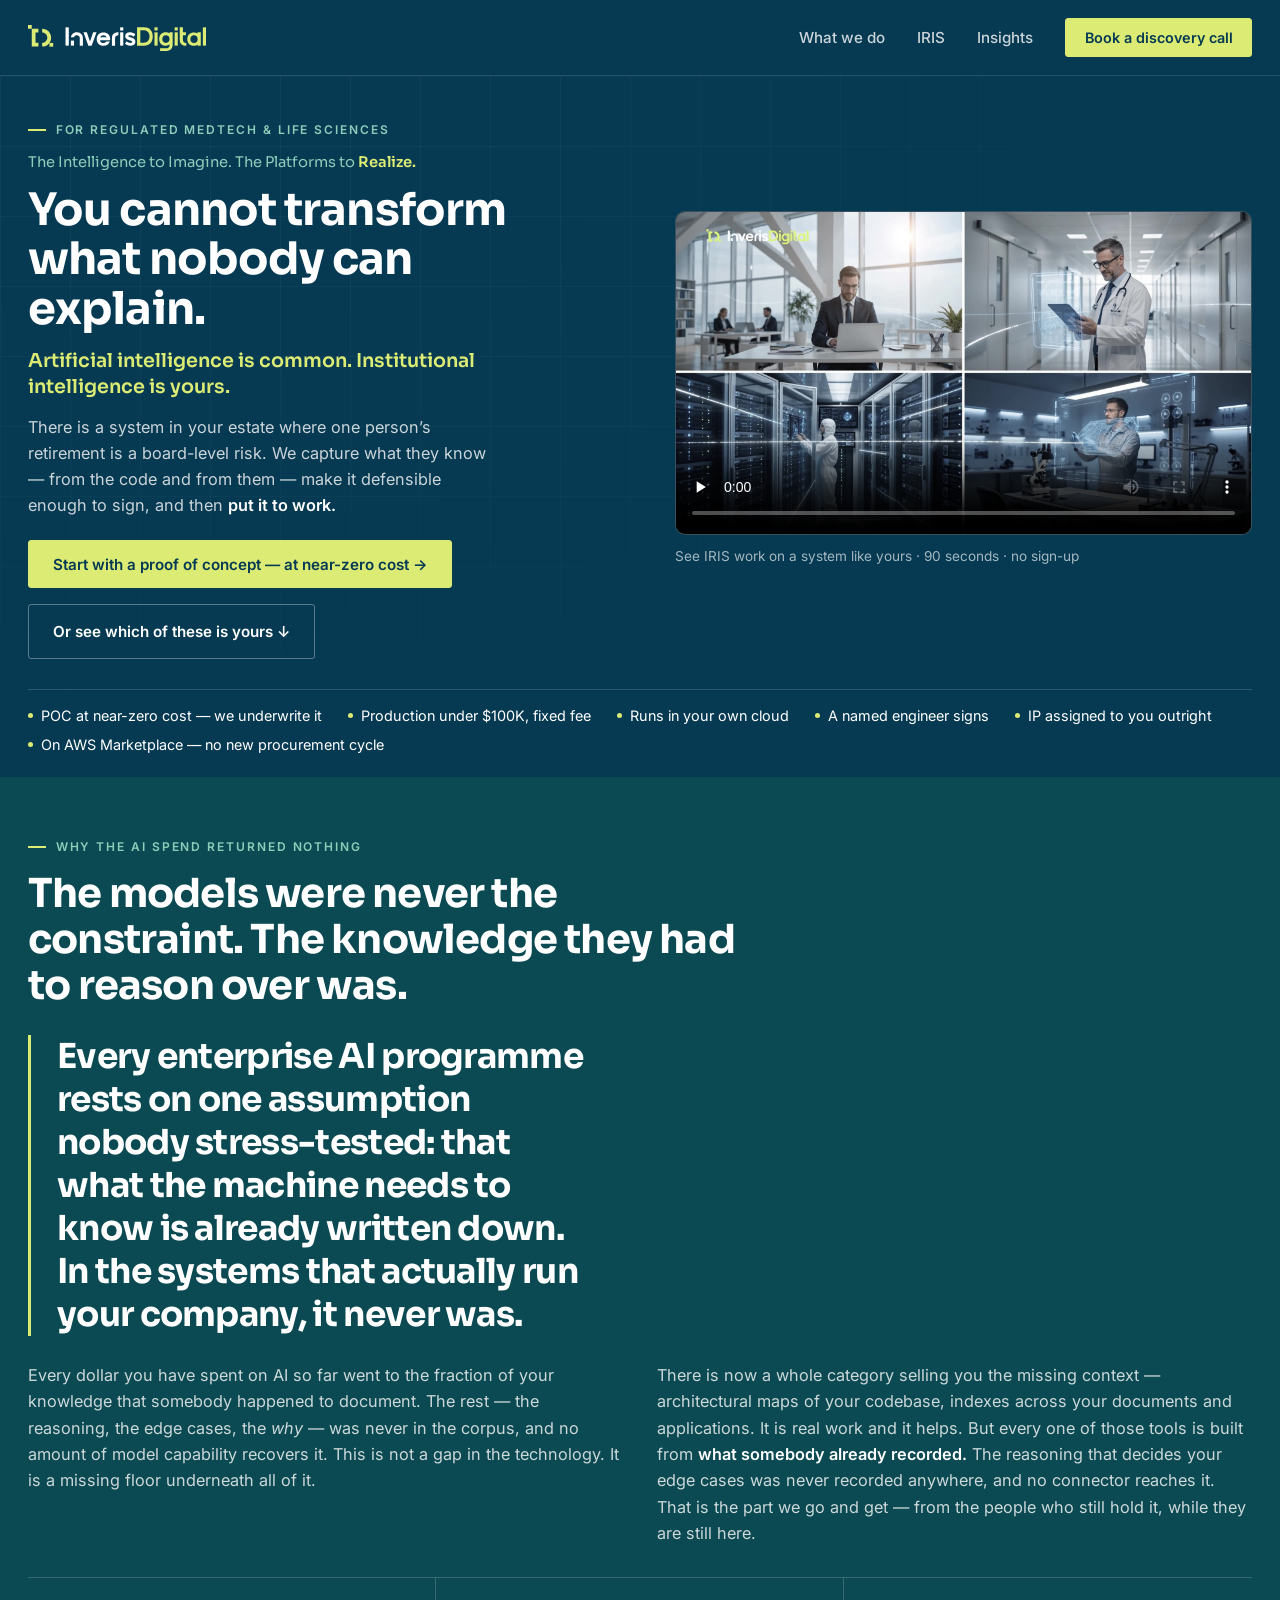
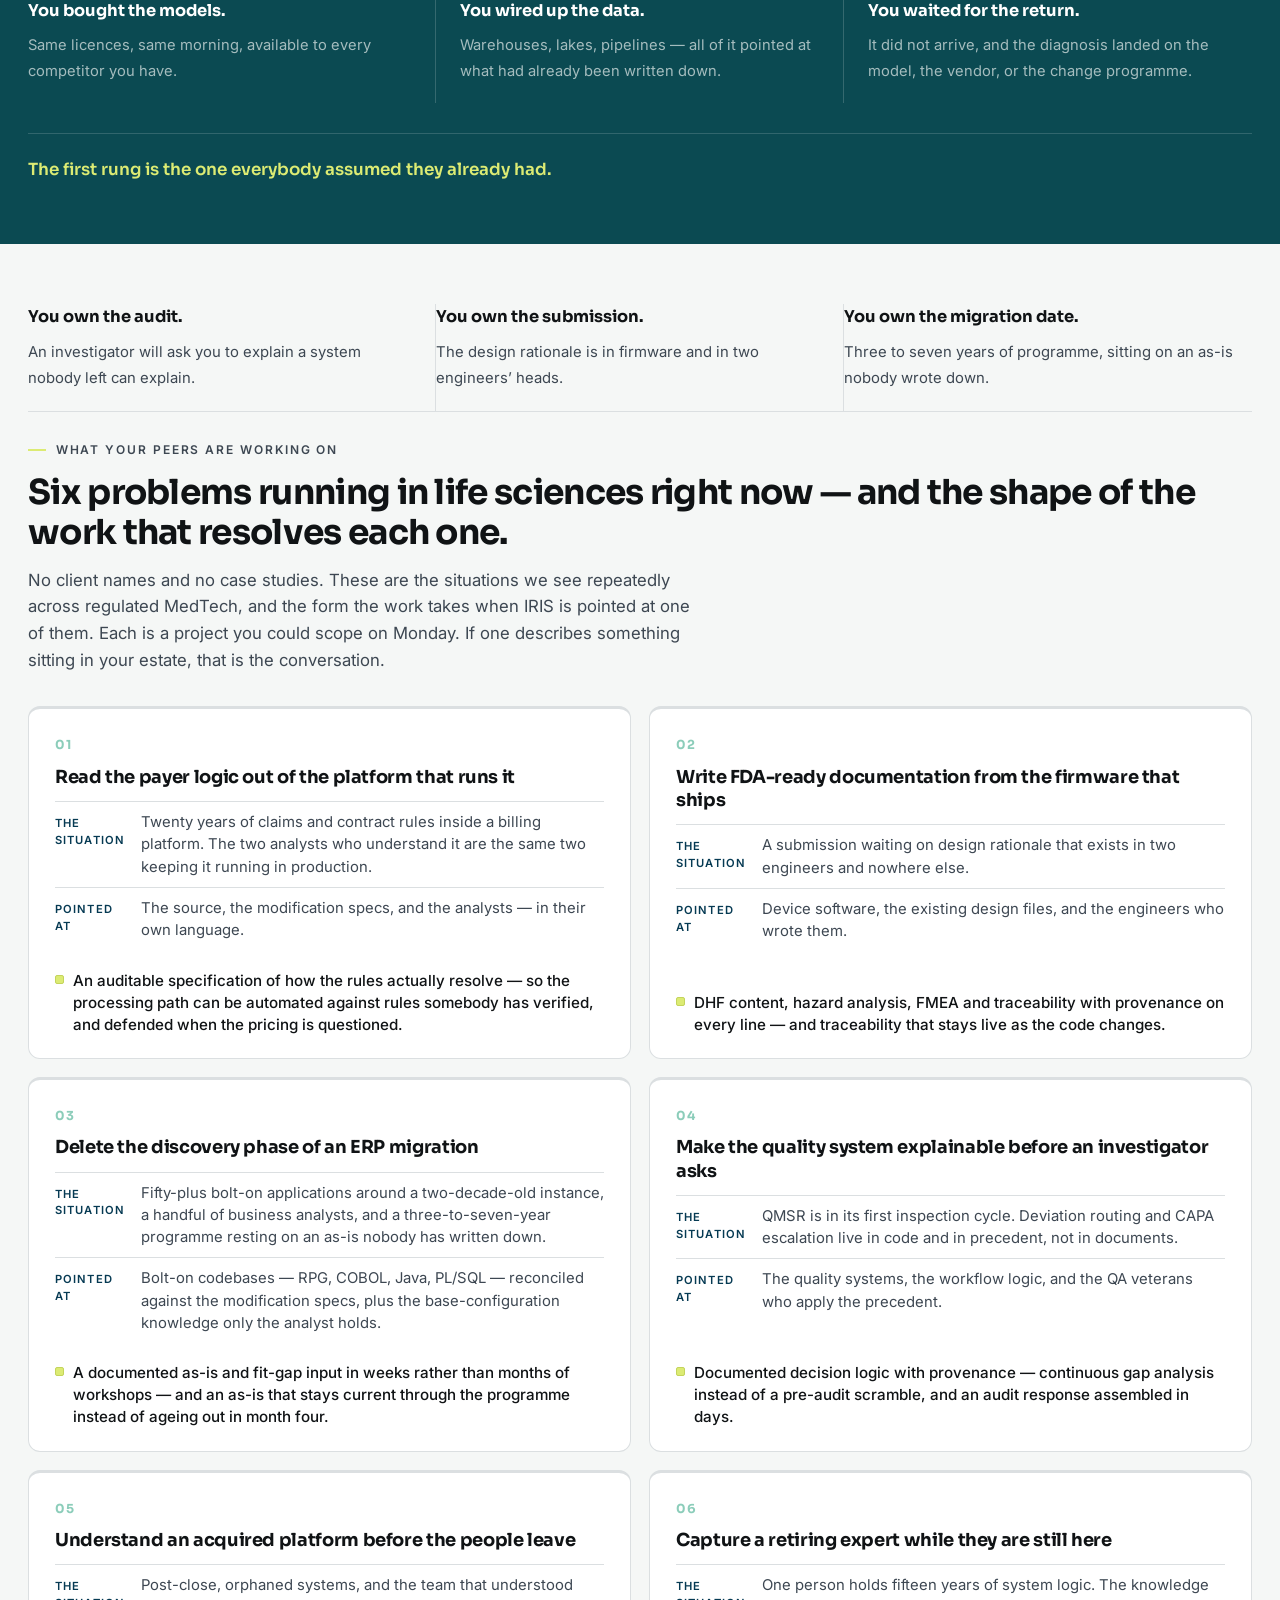
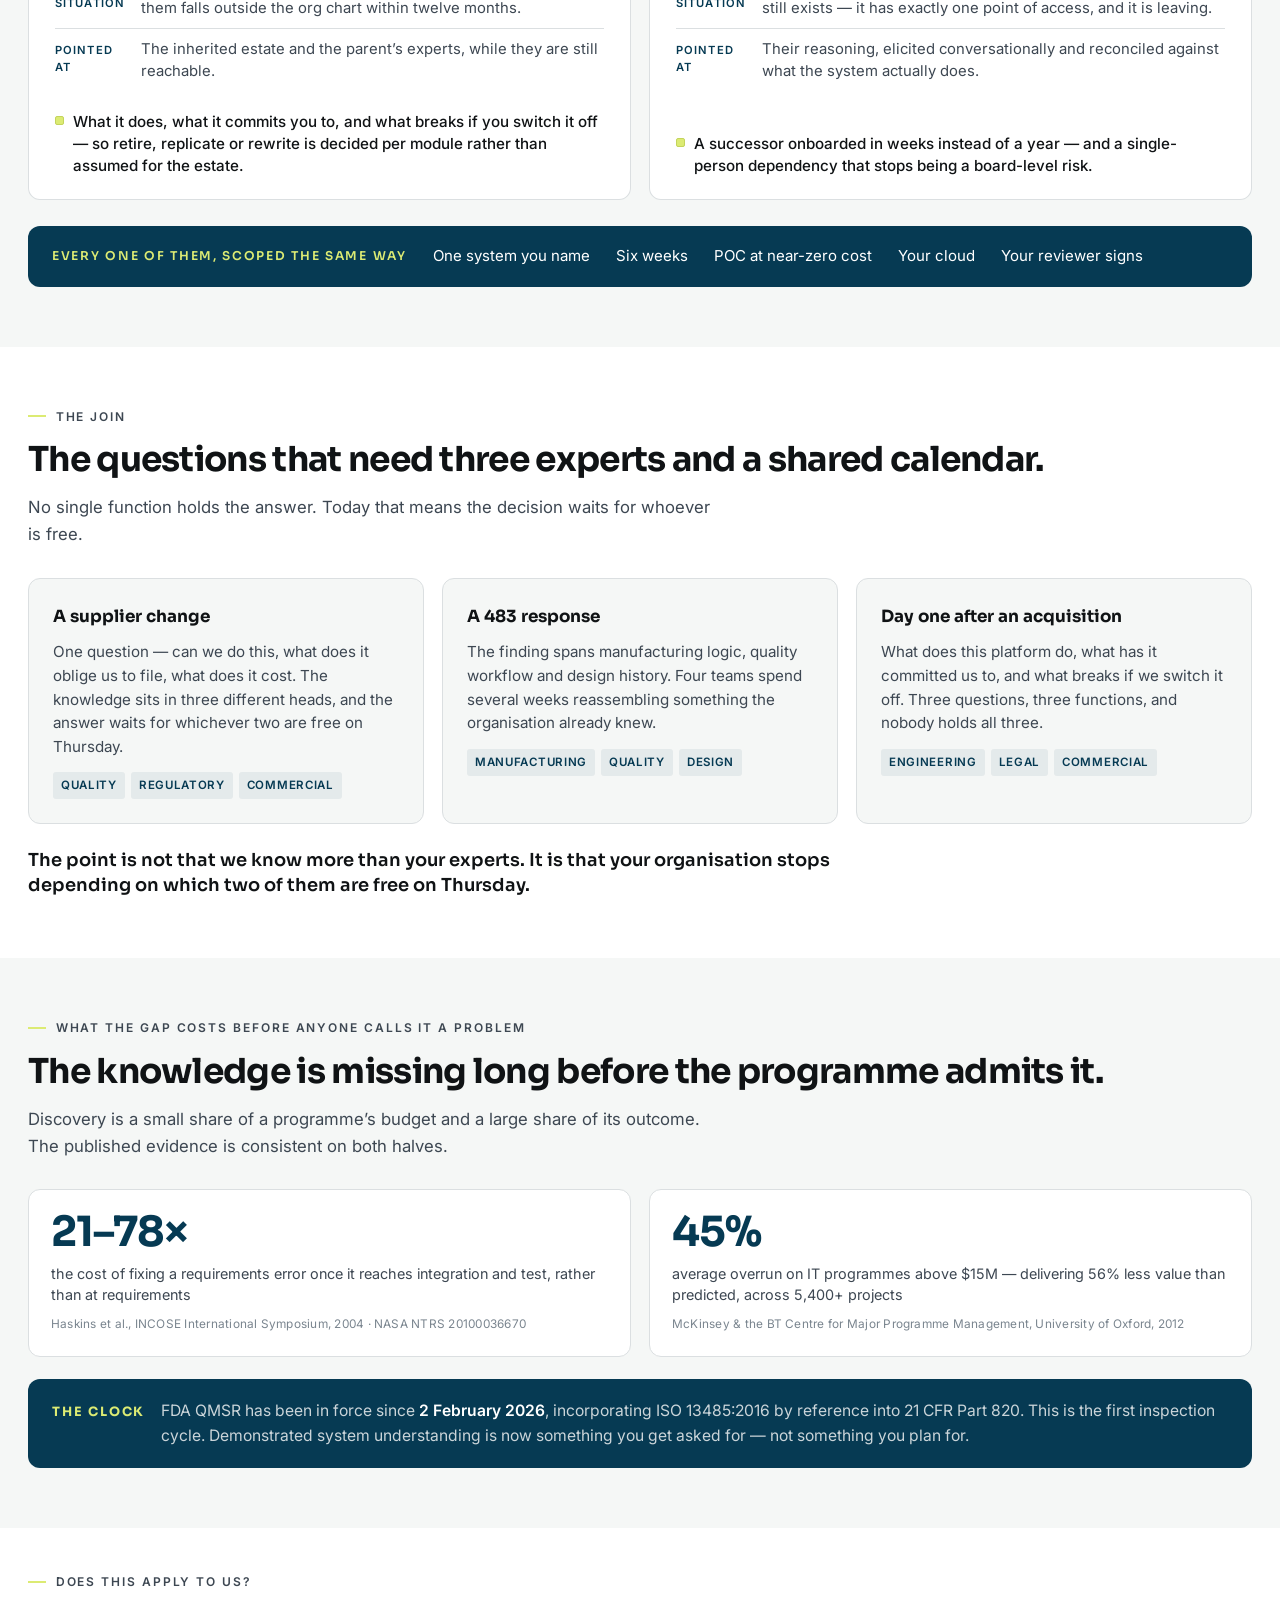
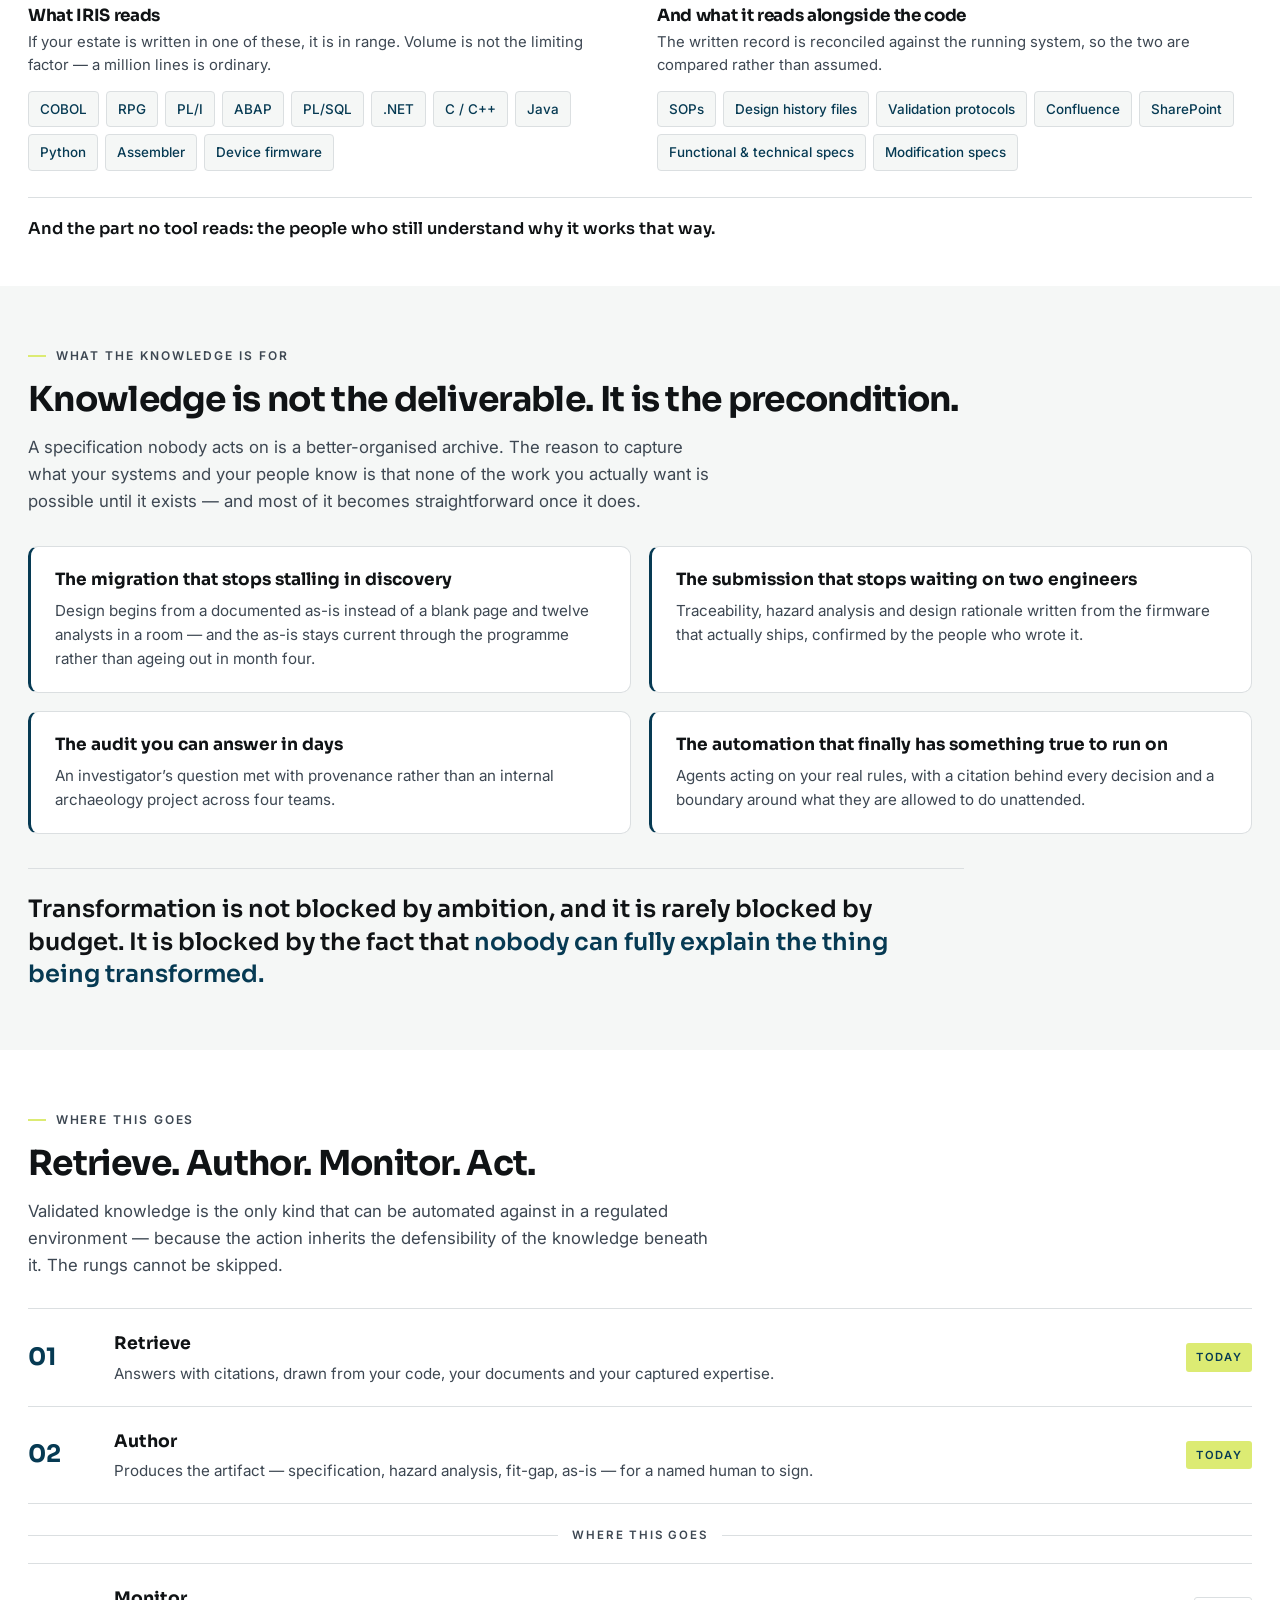
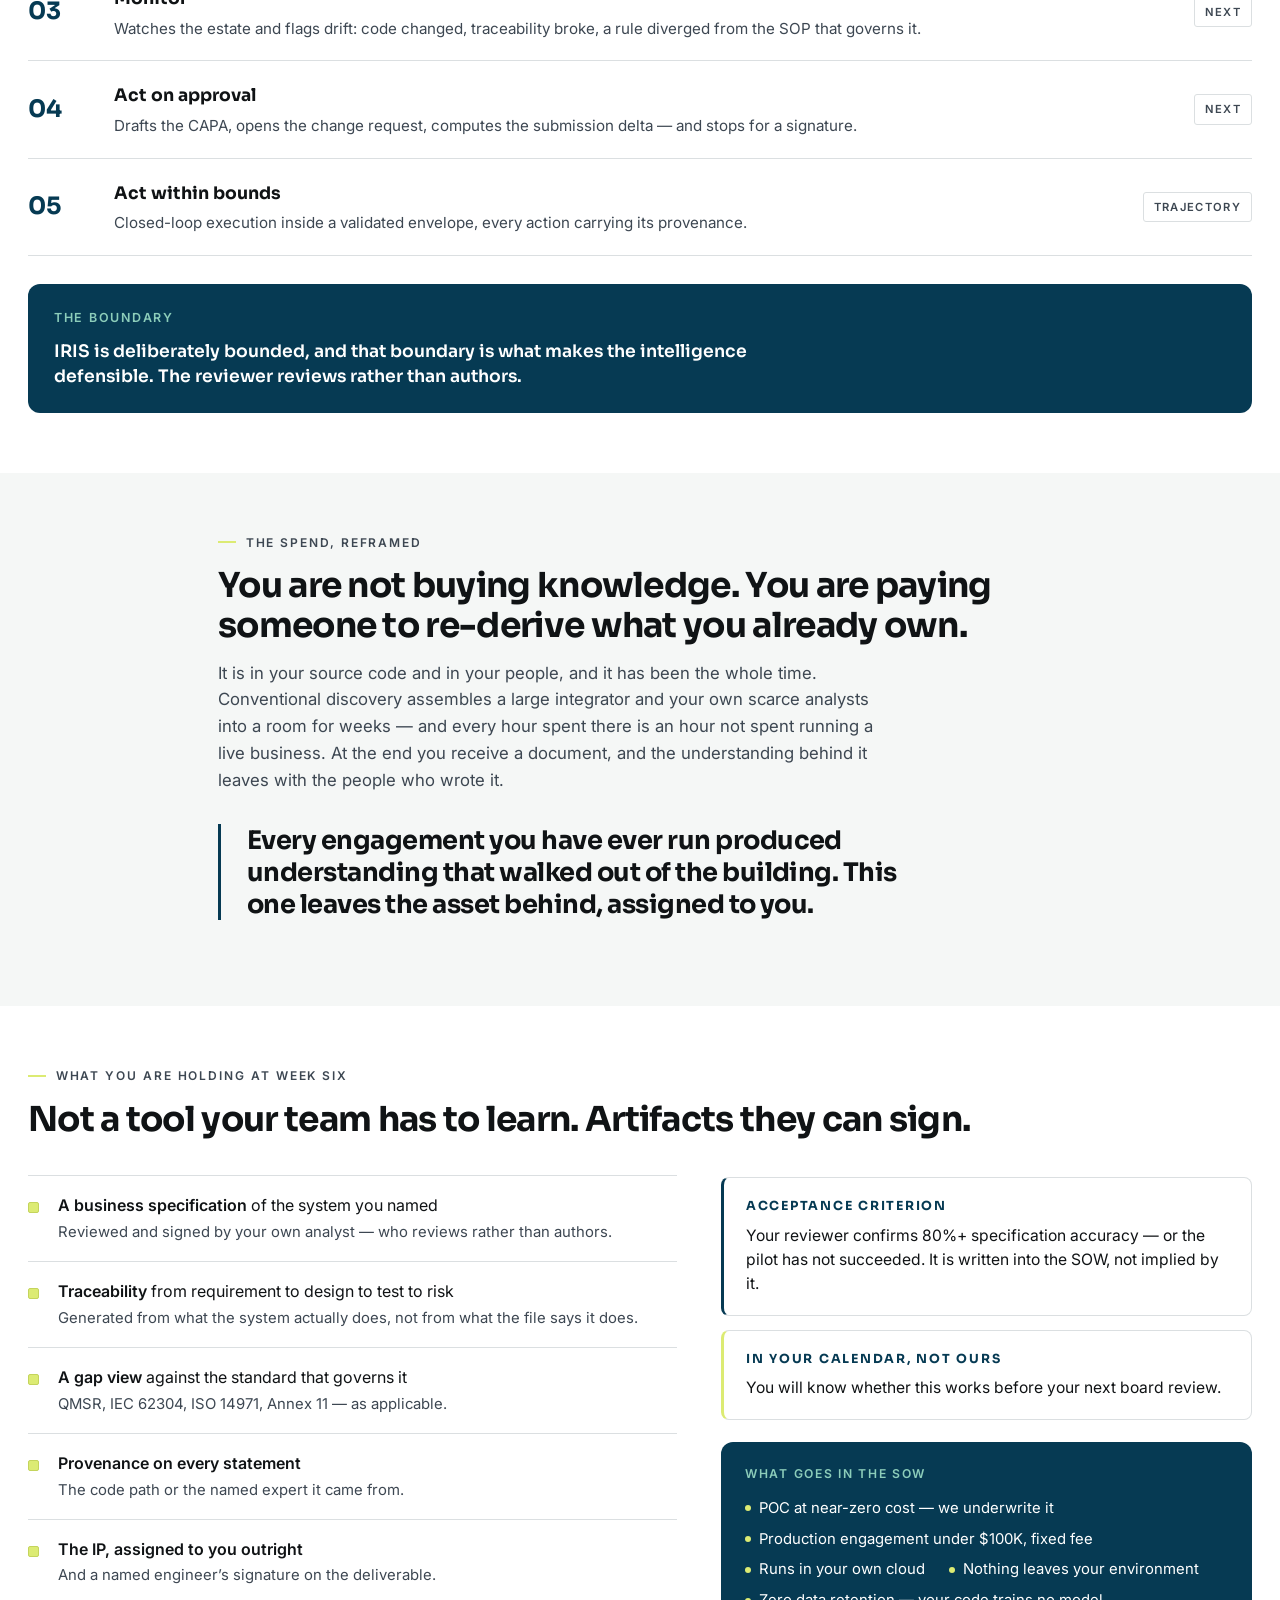
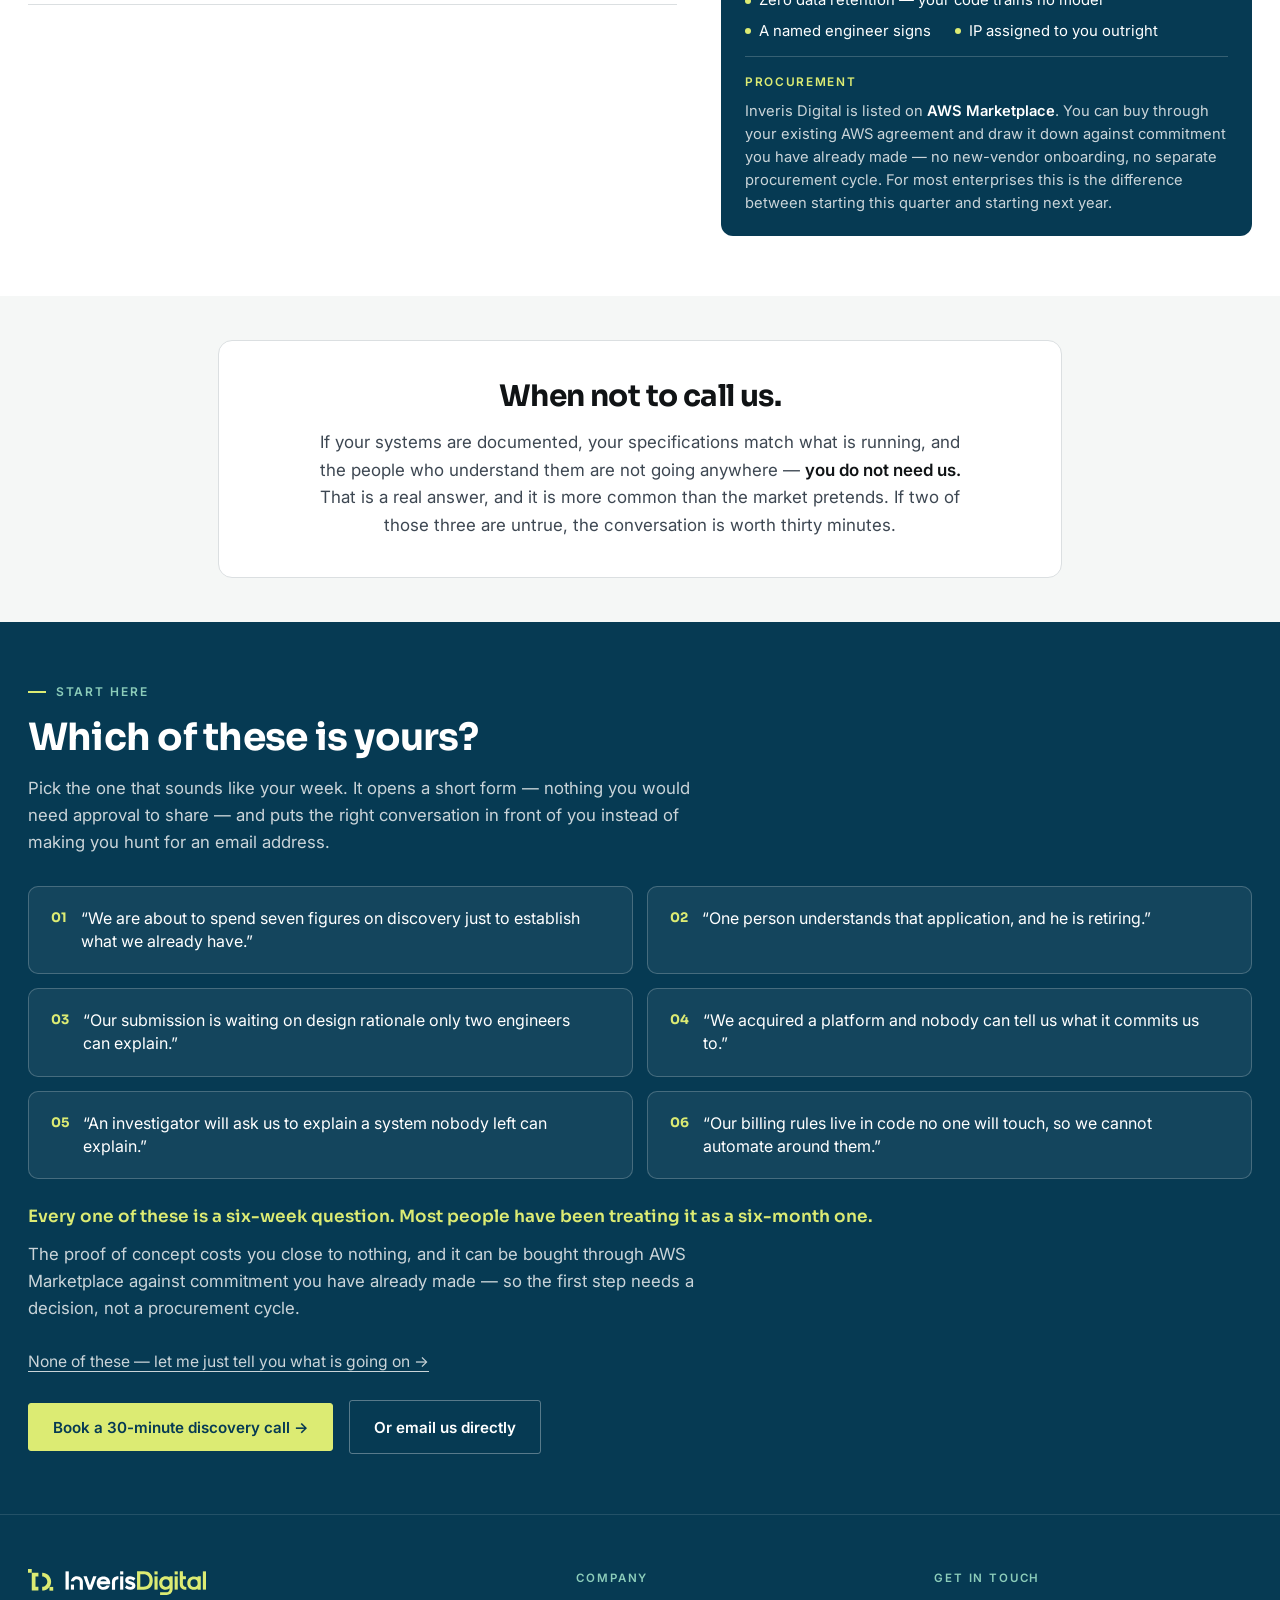
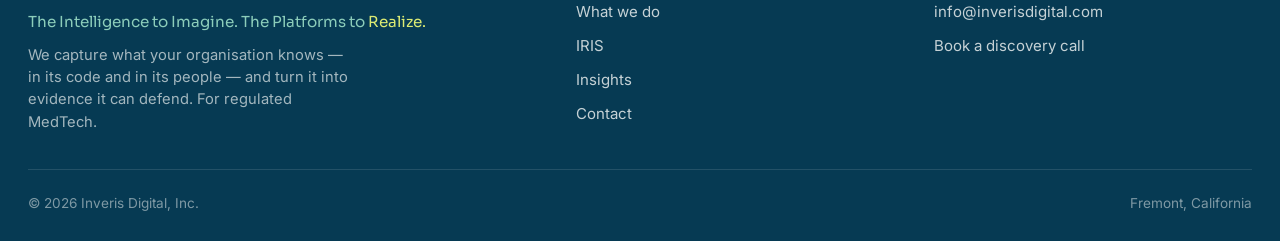
<file: index.html>
<!DOCTYPE html>
<html lang="en">
<head>
<meta charset="utf-8" />
<meta name="viewport" content="width=device-width, initial-scale=1" />
<title>Inveris Digital — You cannot transform what nobody can explain</title>
<meta name="description" content="We capture the institutional intelligence your critical systems run on — from the code and from the people who hold it — and turn it into evidence you can defend. For regulated MedTech." />
<meta name="author" content="Inveris Digital, Inc." />
<meta name="theme-color" content="#063A53" />
<meta name="robots" content="index, follow, max-image-preview:large" />
<link rel="canonical" href="https://inverisdigital.com/" />
<meta property="og:type" content="website" />
<meta property="og:site_name" content="Inveris Digital" />
<meta property="og:title" content="Inveris Digital — You cannot transform what nobody can explain" />
<meta property="og:description" content="We capture the institutional intelligence your critical systems run on — from the code and from the people who hold it — and turn it into evidence you can defend. For regulated MedTech." />
<meta property="og:url" content="https://inverisdigital.com/" />
<meta property="og:image" content="https://inverisdigital.com/og-image-v2.png" />
<meta name="twitter:card" content="summary_large_image" />
<meta name="twitter:image" content="https://inverisdigital.com/og-image-v2.png" />
<link rel="preconnect" href="https://fonts.googleapis.com">
<link rel="preconnect" href="https://fonts.gstatic.com" crossorigin>
<link href="https://fonts.googleapis.com/css2?family=Sora:wght@400;600;700&family=Inter:wght@400;500;600&display=swap" rel="stylesheet">
<link rel="stylesheet" href="inveris.css">
</head>
<body>
<header class="nav">
  <div class="nav__in container">
    <a href="index.html" aria-label="Inveris Digital — home"><img class="logo" src="logo-white.svg" alt="Inveris Digital"></a>
    <input type="checkbox" id="nvt" class="nav__toggle" aria-hidden="true"><label for="nvt" class="nav__burger" aria-label="Open menu"><span></span><span></span><span></span></label>
    <nav class="nav__links">
      <a href="offering.html">What we do</a>
      <a href="iris.html">IRIS</a>
      <a href="insights.html">Insights</a>
      <button class="btn btn-lime nav__cta" type="button" data-sc="">Book a discovery call</button>
    </nav>
  </div>
</header>

<main>
  <!-- 1 · HERO -->
  <section class="hero">
    <div class="container hero__in">
      <div class="hero__grid">
        <div>
          <div class="kicker" style="color:var(--glass);margin-bottom:10px">For regulated MedTech &amp; life sciences</div>
          <div class="hero__sig">The Intelligence to Imagine. The Platforms to <span class="em-lime">Realize.</span></div>
          <h1>You cannot transform what nobody can explain.</h1>
          <p class="hero__deck">Artificial intelligence is common. Institutional intelligence is yours.</p>
          <p class="hero__sub">There is a system in your estate where one person&rsquo;s retirement is a board-level risk. We capture what they know &mdash; from the code and from them &mdash; make it defensible enough to sign, and then <b>put it to work.</b></p>
          <div class="hero__cta">
            <button class="btn btn-lime" type="button" data-sc="">Start with a proof of concept &mdash; at near-zero cost &rarr;</button>
            <a href="#start" class="btn btn-ghost">Or see which of these is yours &darr;</a>
          </div>
        </div>
        <div class="hero__vid">
          <div class="hero__vid-f">
            <video controls preload="none" poster="iris-teaser-poster.jpg">
              <source src="iris-teaser-web-720p.mp4" type="video/mp4">
            </video>
          </div>
          <div class="hero__vid-c">See IRIS work on a system like yours &middot; 90 seconds &middot; no sign-up</div>
        </div>
      </div>
      <div class="hero__proof">
        <span>POC at near-zero cost &mdash; we underwrite it</span>
        <span>Production under $100K, fixed fee</span>
        <span>Runs in your own cloud</span>
        <span>A named engineer signs</span>
        <span>IP assigned to you outright</span>
        <span>On AWS Marketplace &mdash; no new procurement cycle</span>
      </div>
    </div>
  </section>

  <!-- 2 · THE REFRAME -->
  <section class="section s-teal quote">
    <div class="container">
      <div class="kicker">Why the AI spend returned nothing</div>
      <h2>The models were never the constraint. The knowledge they had to reason over was.</h2>
      <p class="pull">Every enterprise AI programme rests on one assumption nobody stress-tested: that what the machine needs to know is already written down. In the systems that actually run your company, it never was.</p>
      <div class="quote__body">
        <p>Every dollar you have spent on AI so far went to the fraction of your knowledge that somebody happened to document. The rest &mdash; the reasoning, the edge cases, the <em>why</em> &mdash; was never in the corpus, and no amount of model capability recovers it. This is not a gap in the technology. It is a missing floor underneath all of it.</p>
        <p>There is now a whole category selling you the missing context &mdash; architectural maps of your codebase, indexes across your documents and applications. It is real work and it helps. But every one of those tools is built from <b>what somebody already recorded.</b> The reasoning that decides your edge cases was never recorded anywhere, and no connector reaches it. That is the part we go and get &mdash; from the people who still hold it, while they are still here.</p>
      </div>
      <div class="seq">
        <div class="seq__i"><b>You bought the models.</b><span>Same licences, same morning, available to every competitor you have.</span></div>
        <div class="seq__i"><b>You wired up the data.</b><span>Warehouses, lakes, pipelines &mdash; all of it pointed at what had already been written down.</span></div>
        <div class="seq__i"><b>You waited for the return.</b><span>It did not arrive, and the diagnosis landed on the model, the vendor, or the change programme.</span></div>
      </div>
      <div class="quote__last">The first rung is the one everybody assumed they already had.</div>
    </div>
  </section>

  <!-- 3 · HOW THE WORK LANDS -->
  <section class="section s-cloud">
    <div class="container">
      <div class="persona">
        <div class="persona__i"><b>You own the audit.</b><span>An investigator will ask you to explain a system nobody left can explain.</span></div>
        <div class="persona__i"><b>You own the submission.</b><span>The design rationale is in firmware and in two engineers&rsquo; heads.</span></div>
        <div class="persona__i"><b>You own the migration date.</b><span>Three to seven years of programme, sitting on an as-is nobody wrote down.</span></div>
      </div>
      <div class="kicker">What your peers are working on</div>
      <h2 class="h2">Six problems running in life sciences right now &mdash; and the shape of the work that resolves each one.</h2>
      <p class="lead">No client names and no case studies. These are the situations we see repeatedly across regulated MedTech, and the form the work takes when IRIS is pointed at one of them. Each is a project you could scope on Monday. If one describes something sitting in your estate, that is the conversation.</p>
      <div class="shapes">
        <div class="shape">
          <div class="shape__n">01</div>
          <h3>Read the payer logic out of the platform that runs it</h3>
          <div class="shape__row"><i>The situation</i><span>Twenty years of claims and contract rules inside a billing platform. The two analysts who understand it are the same two keeping it running in production.</span></div>
          <div class="shape__row"><i>Pointed at</i><span>The source, the modification specs, and the analysts &mdash; in their own language.</span></div>
          <div class="shape__out"><span class="l">An auditable specification of how the rules actually resolve &mdash; so the processing path can be automated against rules somebody has verified, and defended when the pricing is questioned.</span></div>
        </div>
        <div class="shape">
          <div class="shape__n">02</div>
          <h3>Write FDA-ready documentation from the firmware that ships</h3>
          <div class="shape__row"><i>The situation</i><span>A submission waiting on design rationale that exists in two engineers and nowhere else.</span></div>
          <div class="shape__row"><i>Pointed at</i><span>Device software, the existing design files, and the engineers who wrote them.</span></div>
          <div class="shape__out"><span class="l">DHF content, hazard analysis, FMEA and traceability with provenance on every line &mdash; and traceability that stays live as the code changes.</span></div>
        </div>
        <div class="shape">
          <div class="shape__n">03</div>
          <h3>Delete the discovery phase of an ERP migration</h3>
          <div class="shape__row"><i>The situation</i><span>Fifty-plus bolt-on applications around a two-decade-old instance, a handful of business analysts, and a three-to-seven-year programme resting on an as-is nobody has written down.</span></div>
          <div class="shape__row"><i>Pointed at</i><span>Bolt-on codebases &mdash; RPG, COBOL, Java, PL/SQL &mdash; reconciled against the modification specs, plus the base-configuration knowledge only the analyst holds.</span></div>
          <div class="shape__out"><span class="l">A documented as-is and fit-gap input in weeks rather than months of workshops &mdash; and an as-is that stays current through the programme instead of ageing out in month four.</span></div>
        </div>
        <div class="shape">
          <div class="shape__n">04</div>
          <h3>Make the quality system explainable before an investigator asks</h3>
          <div class="shape__row"><i>The situation</i><span>QMSR is in its first inspection cycle. Deviation routing and CAPA escalation live in code and in precedent, not in documents.</span></div>
          <div class="shape__row"><i>Pointed at</i><span>The quality systems, the workflow logic, and the QA veterans who apply the precedent.</span></div>
          <div class="shape__out"><span class="l">Documented decision logic with provenance &mdash; continuous gap analysis instead of a pre-audit scramble, and an audit response assembled in days.</span></div>
        </div>
        <div class="shape">
          <div class="shape__n">05</div>
          <h3>Understand an acquired platform before the people leave</h3>
          <div class="shape__row"><i>The situation</i><span>Post-close, orphaned systems, and the team that understood them falls outside the org chart within twelve months.</span></div>
          <div class="shape__row"><i>Pointed at</i><span>The inherited estate and the parent&rsquo;s experts, while they are still reachable.</span></div>
          <div class="shape__out"><span class="l">What it does, what it commits you to, and what breaks if you switch it off &mdash; so retire, replicate or rewrite is decided per module rather than assumed for the estate.</span></div>
        </div>
        <div class="shape">
          <div class="shape__n">06</div>
          <h3>Capture a retiring expert while they are still here</h3>
          <div class="shape__row"><i>The situation</i><span>One person holds fifteen years of system logic. The knowledge still exists &mdash; it has exactly one point of access, and it is leaving.</span></div>
          <div class="shape__row"><i>Pointed at</i><span>Their reasoning, elicited conversationally and reconciled against what the system actually does.</span></div>
          <div class="shape__out"><span class="l">A successor onboarded in weeks instead of a year &mdash; and a single-person dependency that stops being a board-level risk.</span></div>
        </div>
      </div>
      <div class="scope">
        <b>Every one of them, scoped the same way</b>
        <span>One system you name</span>
        <span>Six weeks</span>
        <span>POC at near-zero cost</span>
        <span>Your cloud</span>
        <span>Your reviewer signs</span>
      </div>
    </div>
  </section>

  <!-- 4 · THE JOIN -->
  <section class="section s-white">
    <div class="container">
      <div class="kicker">The join</div>
      <h2 class="h2">The questions that need three experts and a shared calendar.</h2>
      <p class="lead">No single function holds the answer. Today that means the decision waits for whoever is free.</p>
      <div class="join">
        <div class="join__i">
          <h4>A supplier change</h4>
          <p>One question &mdash; can we do this, what does it oblige us to file, what does it cost. The knowledge sits in three different heads, and the answer waits for whichever two are free on Thursday.</p>
          <div class="fns"><i>Quality</i><i>Regulatory</i><i>Commercial</i></div>
        </div>
        <div class="join__i">
          <h4>A 483 response</h4>
          <p>The finding spans manufacturing logic, quality workflow and design history. Four teams spend several weeks reassembling something the organisation already knew.</p>
          <div class="fns"><i>Manufacturing</i><i>Quality</i><i>Design</i></div>
        </div>
        <div class="join__i">
          <h4>Day one after an acquisition</h4>
          <p>What does this platform do, what has it committed us to, and what breaks if we switch it off. Three questions, three functions, and nobody holds all three.</p>
          <div class="fns"><i>Engineering</i><i>Legal</i><i>Commercial</i></div>
        </div>
      </div>
      <p class="join__note">The point is not that we know more than your experts. It is that your organisation stops depending on which two of them are free on Thursday.</p>
    </div>
  </section>

  <!-- 5 · THE COST -->
  <section class="section s-cloud">
    <div class="container">
      <div class="kicker">What the gap costs before anyone calls it a problem</div>
      <h2 class="h2">The knowledge is missing long before the programme admits it.</h2>
      <p class="lead">Discovery is a small share of a programme&rsquo;s budget and a large share of its outcome. The published evidence is consistent on both halves.</p>
      <div class="figs">
        <div class="fig"><div class="fig__n">21&ndash;78&times;</div><div class="fig__l">the cost of fixing a requirements error once it reaches integration and test, rather than at requirements</div><div class="fig__s">Haskins et al., INCOSE International Symposium, 2004 &middot; NASA NTRS 20100036670</div></div>
        <div class="fig"><div class="fig__n">45%</div><div class="fig__l">average overrun on IT programmes above $15M &mdash; delivering 56% less value than predicted, across 5,400+ projects</div><div class="fig__s">McKinsey &amp; the BT Centre for Major Programme Management, University of Oxford, 2012</div></div>
      </div>
      <div class="clock">
        <div class="clock__d">The clock</div>
        <p>FDA QMSR has been in force since <b>2 February 2026</b>, incorporating ISO 13485:2016 by reference into 21 CFR Part 820. This is the first inspection cycle. Demonstrated system understanding is now something you get asked for &mdash; not something you plan for.</p>
      </div>
    </div>
  </section>

  <!-- 6 · WHAT IT READS -->
  <section class="section section--tight s-white">
    <div class="container">
      <div class="kicker">Does this apply to us?</div>
      <div class="reads">
        <div>
          <h3>What IRIS reads</h3>
          <p>If your estate is written in one of these, it is in range. Volume is not the limiting factor &mdash; a million lines is ordinary.</p>
          <div class="tags"><b>COBOL</b><b>RPG</b><b>PL/I</b><b>ABAP</b><b>PL/SQL</b><b>.NET</b><b>C / C++</b><b>Java</b><b>Python</b><b>Assembler</b><b>Device firmware</b></div>
        </div>
        <div>
          <h3>And what it reads alongside the code</h3>
          <p>The written record is reconciled against the running system, so the two are compared rather than assumed.</p>
          <div class="tags"><b>SOPs</b><b>Design history files</b><b>Validation protocols</b><b>Confluence</b><b>SharePoint</b><b>Functional &amp; technical specs</b><b>Modification specs</b></div>
        </div>
      </div>
      <p class="reads__q">And the part no tool reads: the people who still understand why it works that way.</p>
    </div>
  </section>

  <!-- 7 · KNOWLEDGE IS NOT THE DELIVERABLE -->
  <section class="section s-cloud">
    <div class="container">
      <div class="kicker">What the knowledge is for</div>
      <h2 class="h2">Knowledge is not the deliverable. It is the precondition.</h2>
      <p class="lead">A specification nobody acts on is a better-organised archive. The reason to capture what your systems and your people know is that none of the work you actually want is possible until it exists &mdash; and most of it becomes straightforward once it does.</p>
      <div class="unlock">
        <div class="unlock__i">
          <h4>The migration that stops stalling in discovery</h4>
          <p>Design begins from a documented as-is instead of a blank page and twelve analysts in a room &mdash; and the as-is stays current through the programme rather than ageing out in month four.</p>
        </div>
        <div class="unlock__i">
          <h4>The submission that stops waiting on two engineers</h4>
          <p>Traceability, hazard analysis and design rationale written from the firmware that actually ships, confirmed by the people who wrote it.</p>
        </div>
        <div class="unlock__i">
          <h4>The audit you can answer in days</h4>
          <p>An investigator&rsquo;s question met with provenance rather than an internal archaeology project across four teams.</p>
        </div>
        <div class="unlock__i">
          <h4>The automation that finally has something true to run on</h4>
          <p>Agents acting on your real rules, with a citation behind every decision and a boundary around what they are allowed to do unattended.</p>
        </div>
      </div>
      <p class="axiom">Transformation is not blocked by ambition, and it is rarely blocked by budget. It is blocked by the fact that <em>nobody can fully explain the thing being transformed.</em></p>
    </div>
  </section>

  <!-- 8 · THE LADDER -->
  <section class="section s-white">
    <div class="container">
      <div class="kicker">Where this goes</div>
      <h2 class="h2">Retrieve. Author. Monitor. Act.</h2>
      <p class="lead">Validated knowledge is the only kind that can be automated against in a regulated environment &mdash; because the action inherits the defensibility of the knowledge beneath it. The rungs cannot be skipped.</p>
      <div class="ladder">
        <div class="rung">
          <div class="rung__n">01</div>
          <div><div class="rung__t">Retrieve</div><div class="rung__d">Answers with citations, drawn from your code, your documents and your captured expertise.</div></div>
          <div class="rung__s s-now">Today</div>
        </div>
        <div class="rung">
          <div class="rung__n">02</div>
          <div><div class="rung__t">Author</div><div class="rung__d">Produces the artifact &mdash; specification, hazard analysis, fit-gap, as-is &mdash; for a named human to sign.</div></div>
          <div class="rung__s s-now">Today</div>
        </div>
        <div class="divider"><span>Where this goes</span></div>
        <div class="rung">
          <div class="rung__n">03</div>
          <div><div class="rung__t">Monitor</div><div class="rung__d">Watches the estate and flags drift: code changed, traceability broke, a rule diverged from the SOP that governs it.</div></div>
          <div class="rung__s s-next">Next</div>
        </div>
        <div class="rung">
          <div class="rung__n">04</div>
          <div><div class="rung__t">Act on approval</div><div class="rung__d">Drafts the CAPA, opens the change request, computes the submission delta &mdash; and stops for a signature.</div></div>
          <div class="rung__s s-next">Next</div>
        </div>
        <div class="rung">
          <div class="rung__n">05</div>
          <div><div class="rung__t">Act within bounds</div><div class="rung__d">Closed-loop execution inside a validated envelope, every action carrying its provenance.</div></div>
          <div class="rung__s s-next">Trajectory</div>
        </div>
      </div>
      <div class="bound">
        <span>The boundary</span>
        <p>IRIS is deliberately bounded, and that boundary is what makes the intelligence defensible. The reviewer reviews rather than authors.</p>
      </div>
    </div>
  </section>

  <!-- 9 · YOU ALREADY OWN THIS -->
  <section class="section s-cloud">
    <div class="container-narrow">
      <div class="kicker">The spend, reframed</div>
      <h2 class="h2">You are not buying knowledge. You are paying someone to re-derive what you already own.</h2>
      <p class="lead">It is in your source code and in your people, and it has been the whole time. Conventional discovery assembles a large integrator and your own scarce analysts into a room for weeks &mdash; and every hour spent there is an hour not spent running a live business. At the end you receive a document, and the understanding behind it leaves with the people who wrote it.</p>
      <p class="pull" style="color:var(--carbon);border-left-color:var(--ocean);max-width:34ch;margin-top:30px;font-size:clamp(1.25rem,2.4vw,1.6rem)">Every engagement you have ever run produced understanding that walked out of the building. This one leaves the asset behind, assigned to you.</p>
    </div>
  </section>

  <!-- 10 · WEEK SIX -->
  <section class="section s-white">
    <div class="container">
      <div class="kicker">What you are holding at week six</div>
      <h2 class="h2">Not a tool your team has to learn. Artifacts they can sign.</h2>
      <div class="arts">
        <div>
          <ul class="artlist">
            <li><b>A business specification</b> of the system you named<span>Reviewed and signed by your own analyst &mdash; who reviews rather than authors.</span></li>
            <li><b>Traceability</b> from requirement to design to test to risk<span>Generated from what the system actually does, not from what the file says it does.</span></li>
            <li><b>A gap view</b> against the standard that governs it<span>QMSR, IEC 62304, ISO 14971, Annex 11 &mdash; as applicable.</span></li>
            <li><b>Provenance on every statement</b><span>The code path or the named expert it came from.</span></li>
            <li><b>The IP, assigned to you outright</b><span>And a named engineer&rsquo;s signature on the deliverable.</span></li>
          </ul>
        </div>
        <div>
          <div class="accept">
            <b>Acceptance criterion</b>
            <p>Your reviewer confirms 80%+ specification accuracy &mdash; or the pilot has not succeeded. It is written into the SOW, not implied by it.</p>
          </div>
          <div class="accept" style="border-left-color:var(--lime);margin-top:14px">
            <b>In your calendar, not ours</b>
            <p>You will know whether this works before your next board review.</p>
          </div>
          <div class="commit">
            <div class="commit__t">What goes in the SOW</div>
            <div class="commit__g">
              <span class="c">POC at near-zero cost &mdash; we underwrite it</span>
              <span class="c">Production engagement under $100K, fixed fee</span>
              <span class="c">Runs in your own cloud</span>
              <span class="c">Nothing leaves your environment</span>
              <span class="c">Zero data retention &mdash; your code trains no model</span>
              <span class="c">A named engineer signs</span>
              <span class="c">IP assigned to you outright</span>
            </div>
            <div class="proc">
              <b>Procurement</b>
              <p>Inveris Digital is listed on <b>AWS Marketplace</b>. You can buy through your existing AWS agreement and draw it down against commitment you have already made &mdash; no new-vendor onboarding, no separate procurement cycle. For most enterprises this is the difference between starting this quarter and starting next year.</p>
            </div>
          </div>
        </div>
      </div>
    </div>
  </section>

  <!-- 11 · DISQUALIFIER -->
  <section class="section section--tight s-cloud">
    <div class="container-narrow">
      <div class="disq">
        <h2>When not to call us.</h2>
        <p>If your systems are documented, your specifications match what is running, and the people who understand them are not going anywhere &mdash; <b>you do not need us.</b> That is a real answer, and it is more common than the market pretends. If two of those three are untrue, the conversation is worth thirty minutes.</p>
      </div>
    </div>
  </section>

  <!-- 12 · START HERE -->
  <section class="section s-ocean cta" id="start">
    <div class="container">
      <div class="kicker">Start here</div>
      <h2>Which of these is yours?</h2>
      <p class="lead">Pick the one that sounds like your week. It opens a short form &mdash; nothing you would need approval to share &mdash; and puts the right conversation in front of you instead of making you hunt for an email address.</p>
      <div class="pick">
        <button class="pick__b" type="button" data-sc="We are about to spend seven figures on discovery just to establish what we already have."><i>01</i><span>&ldquo;We are about to spend seven figures on discovery just to establish what we already have.&rdquo;</span></button>
        <button class="pick__b" type="button" data-sc="One person understands that application, and he is retiring."><i>02</i><span>&ldquo;One person understands that application, and he is retiring.&rdquo;</span></button>
        <button class="pick__b" type="button" data-sc="Our submission is waiting on design rationale only two engineers can explain."><i>03</i><span>&ldquo;Our submission is waiting on design rationale only two engineers can explain.&rdquo;</span></button>
        <button class="pick__b" type="button" data-sc="We acquired a platform and nobody can tell us what it commits us to."><i>04</i><span>&ldquo;We acquired a platform and nobody can tell us what it commits us to.&rdquo;</span></button>
        <button class="pick__b" type="button" data-sc="An investigator will ask us to explain a system nobody left can explain."><i>05</i><span>&ldquo;An investigator will ask us to explain a system nobody left can explain.&rdquo;</span></button>
        <button class="pick__b" type="button" data-sc="Our billing rules live in code no one will touch, so we cannot automate around them."><i>06</i><span>&ldquo;Our billing rules live in code no one will touch, so we cannot automate around them.&rdquo;</span></button>
      </div>
      <div class="pick__hint">Swipe through them</div>
      <p class="pick__f">Every one of these is a six-week question. Most people have been treating it as a six-month one.</p>
      <p class="lead" style="margin-top:10px">The proof of concept costs you close to nothing, and it can be bought through AWS Marketplace against commitment you have already made &mdash; so the first step needs a decision, not a procurement cycle.</p>
      <p class="pick__none"><button type="button" data-sc="">None of these &mdash; let me just tell you what is going on &rarr;</button></p>
      <div class="cta__btns" style="margin-top:26px">
        <button class="btn btn-lime" type="button" data-sc="">Book a 30-minute discovery call &rarr;</button>
        <a href="mailto:info@inverisdigital.com" class="btn btn-ghost">Or email us directly</a>
      </div>
    </div>
  </section>
</main>

<footer class="footer">
  <div class="container">
    <div class="footer__grid">
      <div>
        <img class="footer__logo" src="logo-white.svg" alt="Inveris Digital">
        <div class="footer__sig">The Intelligence to Imagine. The Platforms to <span class="em-lime">Realize.</span></div>
        <p class="footer__tag">We capture what your organisation knows &mdash; in its code and in its people &mdash; and turn it into evidence it can defend. For regulated MedTech.</p>
      </div>
      <div class="footer__col">
        <h4>Company</h4>
        <a href="offering.html">What we do</a>
        <a href="iris.html">IRIS</a>
        <a href="insights.html">Insights</a>
        <a href="contact.html">Contact</a>
      </div>
      <div class="footer__col">
        <h4>Get in touch</h4>
        <a href="mailto:info@inverisdigital.com">info@inverisdigital.com</a>
        <a href="contact.html">Book a discovery call</a>
      </div>
    </div>
    <div class="footer__bottom"><span>&copy; 2026 Inveris Digital, Inc.</span><span>Fremont, California</span></div>
  </div>
</footer>

<div class="modal" id="mdl" aria-hidden="true" role="dialog" aria-modal="true" aria-labelledby="mdlt">
  <div class="modal__c">
    <button class="modal__x" type="button" id="mdlx" aria-label="Close">&times;</button>
    <h3 id="mdlt">Let&rsquo;s put the right person on it.</h3>
    <p class="modal__sub">Thirty minutes, no deck. We will tell you whether this is a fit and, if it is not, who we would send you to instead.</p>
    <div class="modal__sc" id="mdlsc" hidden></div>
    <form action="https://formspree.io/f/mvzldklb" method="POST">
      <input type="hidden" name="scenario" id="mdlsci">
      <input type="hidden" name="_subject" value="Inveris Digital — website enquiry">
      <input type="hidden" name="_next" value="https://inverisdigital.com/thanks">
      <div class="fld"><label for="f-n">Name</label><input id="f-n" name="name" type="text" required></div>
      <div class="fld"><label for="f-e">Work email</label><input id="f-e" name="email" type="email" required></div>
      <div class="fld"><label for="f-c">Company</label><input id="f-c" name="company" type="text" required></div>
      <div class="fld"><label for="f-m">Anything useful to know? <span style="text-transform:none;letter-spacing:0;font-weight:400">(optional)</span></label><textarea id="f-m" name="message"></textarea></div>
      <button class="btn btn-ocean" type="submit" style="width:100%;justify-content:center">Send &rarr;</button>
      <p class="modal__note">We reply from a person, usually the same day. Nothing here is shared, and we will not add you to a mailing list.</p>
    </form>
  </div>
</div>

<script>
(function(){
  /* ---- HubSpot wiring ----------------------------------------------------
     Portal ID is live. Paste the form GUID from HubSpot (Marketing > Forms >
     your form > Share > the id in the embed code) and submissions will create
     or update a Contact in HubSpot as well as posting to Formspree.
     Leave HS_FORM_GUID empty and only Formspree is used.                    */
  var HS_PORTAL_ID='245979863', HS_FORM_GUID='';
  var m=document.getElementById('mdl'),sc=document.getElementById('mdlsc'),si=document.getElementById('mdlsci'),last=null;
  var frm=m.querySelector('form');
  frm.addEventListener('submit',function(){
    if(!HS_FORM_GUID) return;
    try{
      var f=new FormData(frm);
      fetch('https://api.hsforms.com/submissions/v3/integration/submit/'+HS_PORTAL_ID+'/'+HS_FORM_GUID,{
        method:'POST',headers:{'Content-Type':'application/json'},
        body:JSON.stringify({fields:[
          {name:'firstname',value:f.get('name')||''},
          {name:'email',value:f.get('email')||''},
          {name:'company',value:f.get('company')||''},
          {name:'message',value:((f.get('scenario')||'')+' \u2014 '+(f.get('message')||''))}
        ],context:{pageUri:location.href,pageName:document.title}})
      });
    }catch(e){}
  });
  function open(t){
    if(t){sc.textContent='\u201C'+t+'\u201D';sc.hidden=false;si.value=t;}
    else{sc.hidden=true;si.value='General enquiry';}
    m.setAttribute('data-open','1');m.setAttribute('aria-hidden','false');
    document.body.style.overflow='hidden';
    var f=document.getElementById('f-n'); if(f){f.focus();}
  }
  function close(){m.removeAttribute('data-open');m.setAttribute('aria-hidden','true');document.body.style.overflow='';if(last){last.focus();}}
  document.addEventListener('click',function(e){
    var b=e.target.closest('[data-sc]');
    if(b){last=b;open(b.getAttribute('data-sc'));return;}
    if(e.target.id==='mdlx'||e.target===m){close();}
  });
  document.addEventListener('keydown',function(e){if(e.key==='Escape'&&m.hasAttribute('data-open')){close();}});
})();
</script>
</body>
</html>
</file>
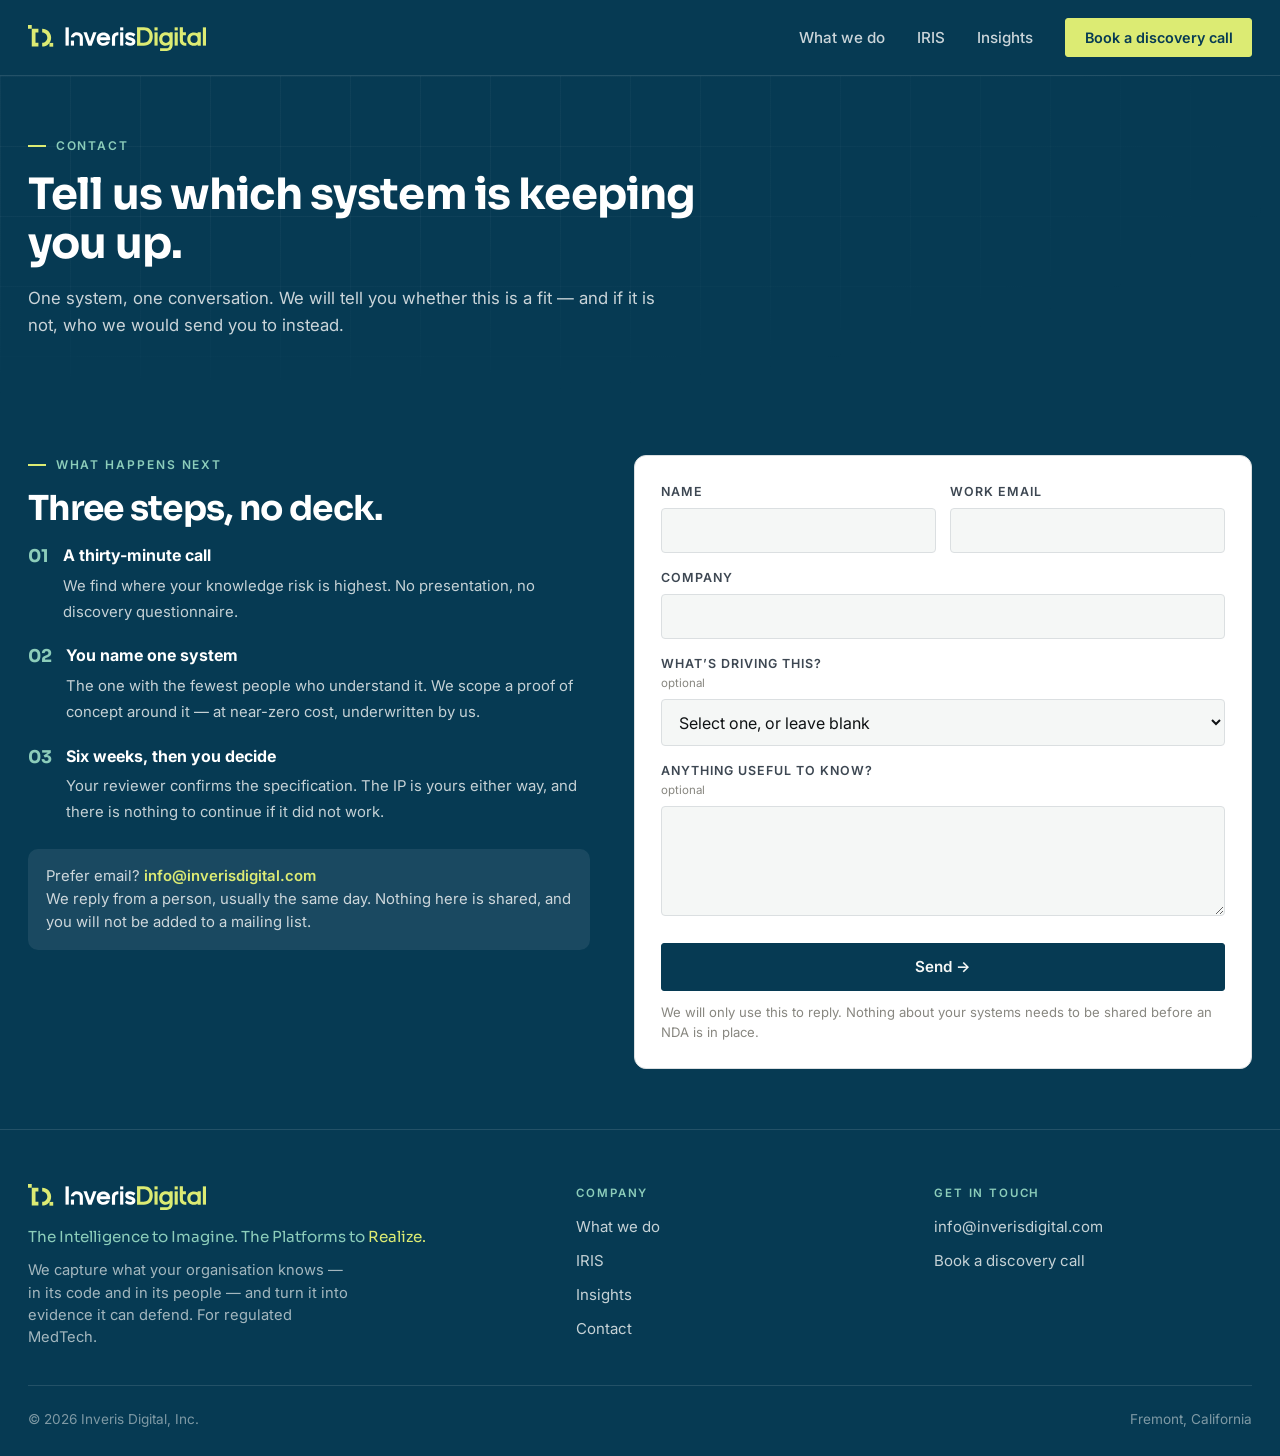
<file: contact.html>
<!DOCTYPE html>
<html lang="en">
<head>
<meta charset="utf-8" />
<meta name="viewport" content="width=device-width, initial-scale=1" />
<title>Contact — Inveris Digital</title>
<meta name="description" content="Tell us which system is keeping you up. Thirty minutes, then a near-zero-cost proof of concept on one system you name." />
<meta name="author" content="Inveris Digital, Inc." />
<meta name="theme-color" content="#063A53" />
<meta name="robots" content="index, follow, max-image-preview:large" />
<link rel="canonical" href="https://inverisdigital.com/contact" />
<meta property="og:type" content="website" />
<meta property="og:site_name" content="Inveris Digital" />
<meta property="og:title" content="Contact — Inveris Digital" />
<meta property="og:description" content="Tell us which system is keeping you up. Thirty minutes, then a near-zero-cost proof of concept on one system you name." />
<meta property="og:url" content="https://inverisdigital.com/contact" />
<meta property="og:image" content="https://inverisdigital.com/og-image-v2.png" />
<meta name="twitter:card" content="summary_large_image" />
<meta name="twitter:image" content="https://inverisdigital.com/og-image-v2.png" />
<link rel="preconnect" href="https://fonts.googleapis.com">
<link rel="preconnect" href="https://fonts.gstatic.com" crossorigin>
<link href="https://fonts.googleapis.com/css2?family=Sora:wght@400;600;700&family=Inter:wght@400;500;600&display=swap" rel="stylesheet">
<link rel="stylesheet" href="inveris.css">
</head>
<body>
<header class="nav">
  <div class="nav__in container">
    <a href="index.html" aria-label="Inveris Digital — home"><img class="logo" src="logo-white.svg" alt="Inveris Digital"></a>
    <input type="checkbox" id="nvt" class="nav__toggle" aria-hidden="true"><label for="nvt" class="nav__burger" aria-label="Open menu"><span></span><span></span><span></span></label>
    <nav class="nav__links">
      <a href="offering.html">What we do</a>
      <a href="iris.html">IRIS</a>
      <a href="insights.html">Insights</a>
      <button class="btn btn-lime nav__cta" type="button" data-sc="">Book a discovery call</button>
    </nav>
  </div>
</header>

<main>
  <section class="phero">
    <div class="container phero__in">
      <div class="kicker" style="color:var(--glass)">Contact</div>
      <h1>Tell us which system is keeping you up.</h1>
      <p class="lead">One system, one conversation. We will tell you whether this is a fit &mdash; and if it is not, who we would send you to instead.</p>
    </div>
  </section>

  <section class="section s-ocean">
    <div class="container">
      <div class="ct-grid">
        <div>
          <div class="kicker">What happens next</div>
          <h2 class="h2">Three steps, no deck.</h2>
          <div class="ct-steps">
            <div class="ct-step"><div class="ct-step__n">01</div><div><strong>A thirty-minute call</strong><span>We find where your knowledge risk is highest. No presentation, no discovery questionnaire.</span></div></div>
            <div class="ct-step"><div class="ct-step__n">02</div><div><strong>You name one system</strong><span>The one with the fewest people who understand it. We scope a proof of concept around it &mdash; at near-zero cost, underwritten by us.</span></div></div>
            <div class="ct-step"><div class="ct-step__n">03</div><div><strong>Six weeks, then you decide</strong><span>Your reviewer confirms the specification. The IP is yours either way, and there is nothing to continue if it did not work.</span></div></div>
          </div>
          <div class="ct-direct">
            Prefer email? <a href="mailto:info@inverisdigital.com">info@inverisdigital.com</a><br>
            We reply from a person, usually the same day. Nothing here is shared, and you will not be added to a mailing list.
          </div>
        </div>
        <form class="form" action="https://formspree.io/f/mvzldklb" method="POST">
          <input type="hidden" name="_subject" value="Inveris Digital — contact page enquiry">
          <div class="row">
            <label><span>Name</span><input type="text" name="name" required></label>
            <label><span>Work email</span><input type="email" name="email" required></label>
          </div>
          <label><span>Company</span><input type="text" name="company" required></label>
          <label><span>What&rsquo;s driving this? <span class="opt">optional</span></span>
            <select name="trigger">
              <option value="">Select one, or leave blank</option>
              <option>An open 483 or an inspection coming</option>
              <option>A legacy estate we recently acquired</option>
              <option>A contract or billing engine nobody can explain</option>
              <option>A migration resting on an as-is nobody wrote down</option>
              <option>A key person leaving with no successor</option>
              <option>A submission waiting on documentation</option>
              <option>Just exploring</option>
            </select>
          </label>
          <label><span>Anything useful to know? <span class="opt">optional</span></span><textarea name="message"></textarea></label>
          <button class="btn btn-ocean" type="submit">Send &rarr;</button>
          <p class="priv">We will only use this to reply. Nothing about your systems needs to be shared before an NDA is in place.</p>
        </form>
      </div>
    </div>
  </section>
</main>

<footer class="footer">
  <div class="container">
    <div class="footer__grid">
      <div>
        <img class="footer__logo" src="logo-white.svg" alt="Inveris Digital">
        <div class="footer__sig">The Intelligence to Imagine. The Platforms to <span class="em-lime">Realize.</span></div>
        <p class="footer__tag">We capture what your organisation knows &mdash; in its code and in its people &mdash; and turn it into evidence it can defend. For regulated MedTech.</p>
      </div>
      <div class="footer__col">
        <h4>Company</h4>
        <a href="offering.html">What we do</a>
        <a href="iris.html">IRIS</a>
        <a href="insights.html">Insights</a>
        <a href="contact.html">Contact</a>
      </div>
      <div class="footer__col">
        <h4>Get in touch</h4>
        <a href="mailto:info@inverisdigital.com">info@inverisdigital.com</a>
        <a href="contact.html">Book a discovery call</a>
      </div>
    </div>
    <div class="footer__bottom"><span>&copy; 2026 Inveris Digital, Inc.</span><span>Fremont, California</span></div>
  </div>
</footer>

<div class="modal" id="mdl" aria-hidden="true" role="dialog" aria-modal="true" aria-labelledby="mdlt">
  <div class="modal__c">
    <button class="modal__x" type="button" id="mdlx" aria-label="Close">&times;</button>
    <h3 id="mdlt">Let&rsquo;s put the right person on it.</h3>
    <p class="modal__sub">Thirty minutes, no deck. We will tell you whether this is a fit and, if it is not, who we would send you to instead.</p>
    <div class="modal__sc" id="mdlsc" hidden></div>
    <form action="https://formspree.io/f/mvzldklb" method="POST">
      <input type="hidden" name="scenario" id="mdlsci">
      <input type="hidden" name="_subject" value="Inveris Digital — website enquiry">
      <div class="fld"><label for="f-n">Name</label><input id="f-n" name="name" type="text" required></div>
      <div class="fld"><label for="f-e">Work email</label><input id="f-e" name="email" type="email" required></div>
      <div class="fld"><label for="f-c">Company</label><input id="f-c" name="company" type="text" required></div>
      <div class="fld"><label for="f-m">Anything useful to know? <span style="text-transform:none;letter-spacing:0;font-weight:400">(optional)</span></label><textarea id="f-m" name="message"></textarea></div>
      <button class="btn btn-ocean" type="submit" style="width:100%;justify-content:center">Send &rarr;</button>
      <p class="modal__note">We reply from a person, usually the same day. Nothing here is shared, and we will not add you to a mailing list.</p>
    </form>
  </div>
</div>

<script>
(function(){
  /* ---- HubSpot wiring ----------------------------------------------------
     Portal ID is live. Paste the form GUID from HubSpot (Marketing > Forms >
     your form > Share > the id in the embed code) and submissions will create
     or update a Contact in HubSpot as well as posting to Formspree.
     Leave HS_FORM_GUID empty and only Formspree is used.                    */
  var HS_PORTAL_ID='245979863', HS_FORM_GUID='';
  var m=document.getElementById('mdl'),sc=document.getElementById('mdlsc'),si=document.getElementById('mdlsci'),last=null;
  var frm=m.querySelector('form');
  frm.addEventListener('submit',function(){
    if(!HS_FORM_GUID) return;
    try{
      var f=new FormData(frm);
      fetch('https://api.hsforms.com/submissions/v3/integration/submit/'+HS_PORTAL_ID+'/'+HS_FORM_GUID,{
        method:'POST',headers:{'Content-Type':'application/json'},
        body:JSON.stringify({fields:[
          {name:'firstname',value:f.get('name')||''},
          {name:'email',value:f.get('email')||''},
          {name:'company',value:f.get('company')||''},
          {name:'message',value:((f.get('scenario')||'')+' \u2014 '+(f.get('message')||''))}
        ],context:{pageUri:location.href,pageName:document.title}})
      });
    }catch(e){}
  });
  function open(t){
    if(t){sc.textContent='\u201C'+t+'\u201D';sc.hidden=false;si.value=t;}
    else{sc.hidden=true;si.value='General enquiry';}
    m.setAttribute('data-open','1');m.setAttribute('aria-hidden','false');
    document.body.style.overflow='hidden';
    var f=document.getElementById('f-n'); if(f){f.focus();}
  }
  function close(){m.removeAttribute('data-open');m.setAttribute('aria-hidden','true');document.body.style.overflow='';if(last){last.focus();}}
  document.addEventListener('click',function(e){
    var b=e.target.closest('[data-sc]');
    if(b){last=b;open(b.getAttribute('data-sc'));return;}
    if(e.target.id==='mdlx'||e.target===m){close();}
  });
  document.addEventListener('keydown',function(e){if(e.key==='Escape'&&m.hasAttribute('data-open')){close();}});
})();
</script>
</body>
</html>
</file>
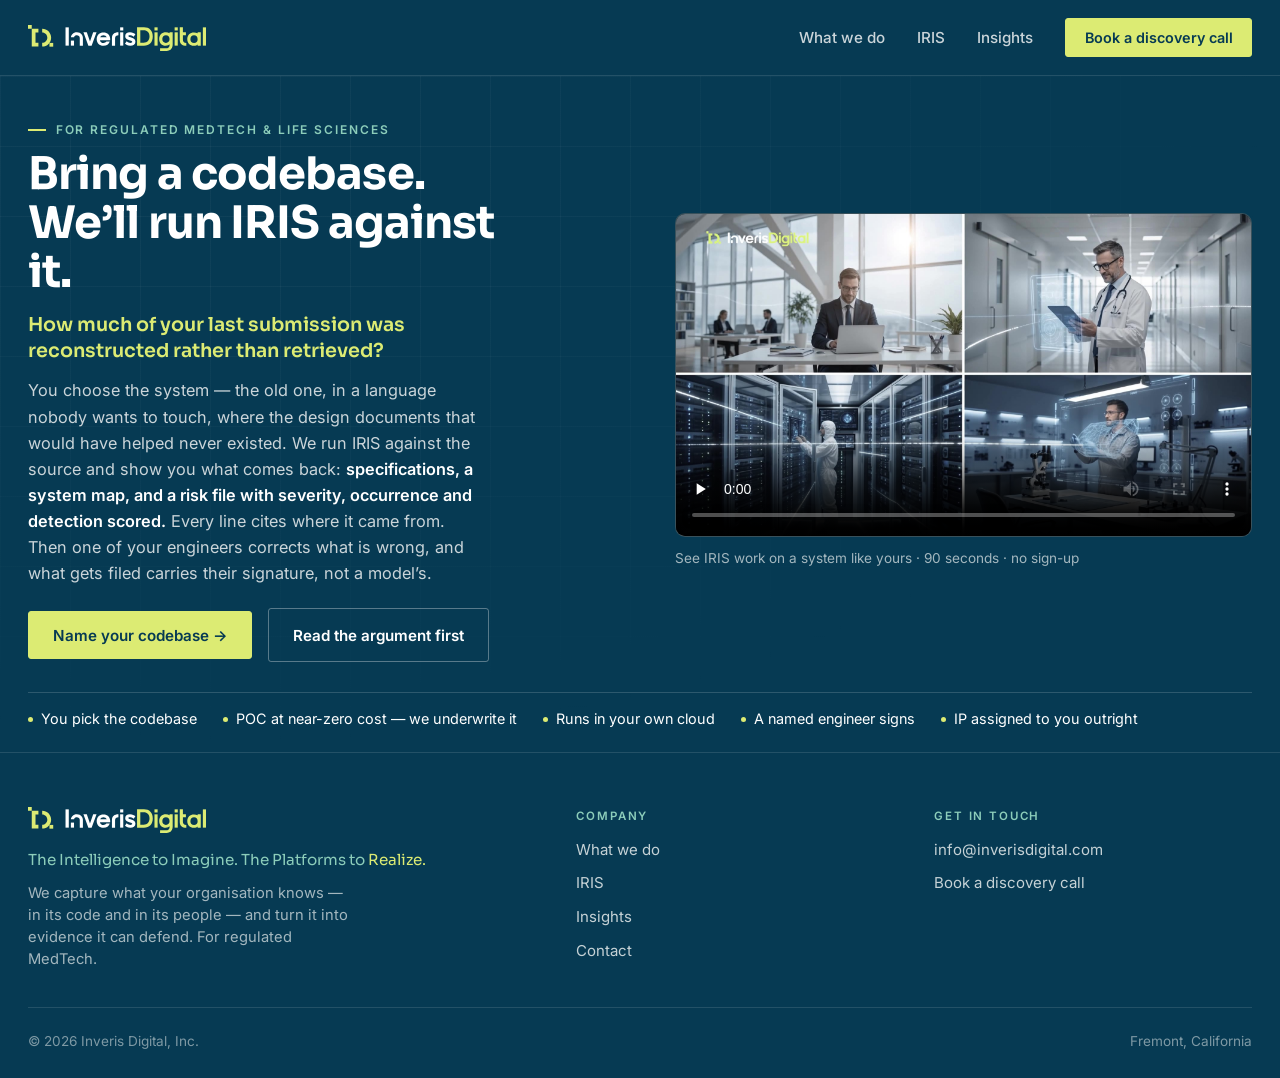
<file: demo.html>
<!DOCTYPE html>
<html lang="en">
<head>
<meta charset="utf-8" />
<meta name="viewport" content="width=device-width, initial-scale=1" />
<title>Bring a codebase &mdash; Inveris Digital</title>
<meta name="description" content="Choose a system with no usable design documents and we will run IRIS against it. Specifications, a system map and a scored FMEA, every line citing its file, corrected and signed by one of your engineers." />
<meta name="author" content="Inveris Digital, Inc." />
<meta name="theme-color" content="#063A53" />
<meta name="robots" content="index, follow, max-image-preview:large" />
<link rel="canonical" href="https://inverisdigital.com/demo" />
<meta property="og:type" content="website" />
<meta property="og:site_name" content="Inveris Digital" />
<meta property="og:title" content="Bring a codebase &mdash; Inveris Digital" />
<meta property="og:description" content="Choose a system with no usable design documents and we will run IRIS against it. How much of your last submission was reconstructed rather than retrieved?" />
<meta property="og:url" content="https://inverisdigital.com/demo" />
<meta property="og:image" content="https://inverisdigital.com/og-image-v2.png" />
<meta name="twitter:card" content="summary_large_image" />
<meta name="twitter:image" content="https://inverisdigital.com/og-image-v2.png" />
<link rel="preconnect" href="https://fonts.googleapis.com">
<link rel="preconnect" href="https://fonts.gstatic.com" crossorigin>
<link href="https://fonts.googleapis.com/css2?family=Sora:wght@400;600;700&family=Inter:wght@400;500;600&display=swap" rel="stylesheet">
<link rel="stylesheet" href="inveris.css">
</head>
<body>
<header class="nav">
  <div class="nav__in container">
    <a href="index.html" aria-label="Inveris Digital — home"><img class="logo" src="logo-white.svg" alt="Inveris Digital"></a>
    <input type="checkbox" id="nvt" class="nav__toggle" aria-hidden="true"><label for="nvt" class="nav__burger" aria-label="Open menu"><span></span><span></span><span></span></label>
    <nav class="nav__links">
      <a href="offering.html">What we do</a>
      <a href="iris.html">IRIS</a>
      <a href="insights.html">Insights</a>
      <button class="btn btn-lime nav__cta" type="button" data-sc="">Book a discovery call</button>
    </nav>
  </div>
</header>

<main>
  <section class="hero">
    <div class="container hero__in">
      <div class="hero__grid">
        <div>
          <div class="kicker" style="color:var(--glass);margin-bottom:10px">For regulated MedTech &amp; life sciences</div>
          <h1>Bring a codebase. We&rsquo;ll run IRIS against it.</h1>
          <p class="hero__deck">How much of your last submission was reconstructed rather than retrieved?</p>
          <p class="hero__sub">You choose the system &mdash; the old one, in a language nobody wants to touch, where the design documents that would have helped never existed. We run IRIS against the source and show you what comes back: <b>specifications, a system map, and a risk file with severity, occurrence and detection scored.</b> Every line cites where it came from. Then one of your engineers corrects what is wrong, and what gets filed carries their signature, not a model&rsquo;s.</p>
          <div class="hero__cta">
            <button class="btn btn-lime" id="demo-open" type="button" data-sc="Demo request &mdash; run IRIS on my codebase (/demo)">Name your codebase &rarr;</button>
            <a href="index.html" class="btn btn-ghost">Read the argument first</a>
          </div>
        </div>
        <div class="hero__vid">
          <div class="hero__vid-f">
            <video controls preload="none" poster="iris-teaser-poster.jpg">
              <source src="iris-teaser-web-720p.mp4" type="video/mp4">
            </video>
          </div>
          <div class="hero__vid-c">See IRIS work on a system like yours &middot; 90 seconds &middot; no sign-up</div>
        </div>
      </div>
      <div class="hero__proof">
        <span>You pick the codebase</span>
        <span>POC at near-zero cost &mdash; we underwrite it</span>
        <span>Runs in your own cloud</span>
        <span>A named engineer signs</span>
        <span>IP assigned to you outright</span>
      </div>
    </div>
  </section>
</main>

<footer class="footer">
  <div class="container">
    <div class="footer__grid">
      <div>
        <img class="footer__logo" src="logo-white.svg" alt="Inveris Digital">
        <div class="footer__sig">The Intelligence to Imagine. The Platforms to <span class="em-lime">Realize.</span></div>
        <p class="footer__tag">We capture what your organisation knows &mdash; in its code and in its people &mdash; and turn it into evidence it can defend. For regulated MedTech.</p>
      </div>
      <div class="footer__col">
        <h4>Company</h4>
        <a href="offering.html">What we do</a>
        <a href="iris.html">IRIS</a>
        <a href="insights.html">Insights</a>
        <a href="contact.html">Contact</a>
      </div>
      <div class="footer__col">
        <h4>Get in touch</h4>
        <a href="mailto:info@inverisdigital.com">info@inverisdigital.com</a>
        <a href="contact.html">Book a discovery call</a>
      </div>
    </div>
    <div class="footer__bottom"><span>&copy; 2026 Inveris Digital, Inc.</span><span>Fremont, California</span></div>
  </div>
</footer>

<div class="modal" id="mdl" aria-hidden="true" role="dialog" aria-modal="true" aria-labelledby="mdlt">
  <div class="modal__c">
    <button class="modal__x" type="button" id="mdlx" aria-label="Close">&times;</button>
    <h3 id="mdlt">Tell us which codebase.</h3>
    <p class="modal__sub">Name the system and we will come back with what we would run, what you would get, and whether this is a fit. If it is not, we will say so.</p>
    <div class="modal__sc" id="mdlsc" hidden></div>
    <form action="https://formspree.io/f/mvzldklb" method="POST">
      <input type="hidden" name="scenario" id="mdlsci">
      <input type="hidden" name="_subject" value="Inveris Digital — website enquiry">
      <input type="hidden" name="_next" value="https://inverisdigital.com/thanks">
      <div class="fld"><label for="f-n">Name</label><input id="f-n" name="name" type="text" required></div>
      <div class="fld"><label for="f-e">Work email</label><input id="f-e" name="email" type="email" required></div>
      <div class="fld"><label for="f-c">Company</label><input id="f-c" name="company" type="text" required></div>
      <div class="fld"><label for="f-m">Which system do you have in mind? <span style="text-transform:none;letter-spacing:0;font-weight:400">(language, age, what is missing)</span></label><textarea id="f-m" name="message" placeholder="e.g. instrument firmware, C and assembly, ~12 years old, no current design documents"></textarea></div>
      <button class="btn btn-ocean" type="submit" style="width:100%;justify-content:center">Send &rarr;</button>
      <p class="modal__note">We reply from a person, usually the same day. Nothing here is shared, and we will not add you to a mailing list.</p>
    </form>
  </div>
</div>

<script>
(function(){
  /* ---- HubSpot wiring ----------------------------------------------------
     Portal ID is live. Paste the form GUID from HubSpot (Marketing > Forms >
     your form > Share > the id in the embed code) and submissions will create
     or update a Contact in HubSpot as well as posting to Formspree.
     Leave HS_FORM_GUID empty and only Formspree is used.                    */
  var HS_PORTAL_ID='245979863', HS_FORM_GUID='';
  var m=document.getElementById('mdl'),sc=document.getElementById('mdlsc'),si=document.getElementById('mdlsci'),last=null;
  var frm=m.querySelector('form');
  frm.addEventListener('submit',function(){
    if(!HS_FORM_GUID) return;
    try{
      var f=new FormData(frm);
      fetch('https://api.hsforms.com/submissions/v3/integration/submit/'+HS_PORTAL_ID+'/'+HS_FORM_GUID,{
        method:'POST',headers:{'Content-Type':'application/json'},
        body:JSON.stringify({fields:[
          {name:'firstname',value:f.get('name')||''},
          {name:'email',value:f.get('email')||''},
          {name:'company',value:f.get('company')||''},
          {name:'message',value:((f.get('scenario')||'')+' \u2014 '+(f.get('message')||''))}
        ],context:{pageUri:location.href,pageName:document.title}})
      });
    }catch(e){}
  });
  function open(t){
    if(t){sc.textContent='\u201C'+t+'\u201D';sc.hidden=false;si.value=t;}
    else{sc.hidden=true;si.value='General enquiry';}
    m.setAttribute('data-open','1');m.setAttribute('aria-hidden','false');
    document.body.style.overflow='hidden';
    var f=document.getElementById('f-n'); if(f){f.focus();}
  }
  function close(){m.removeAttribute('data-open');m.setAttribute('aria-hidden','true');document.body.style.overflow='';if(last){last.focus();}}
  document.addEventListener('click',function(e){
    var b=e.target.closest('[data-sc]');
    if(b){last=b;open(b.getAttribute('data-sc'));return;}
    if(e.target.id==='mdlx'||e.target===m){close();}
  });
  document.addEventListener('keydown',function(e){if(e.key==='Escape'&&m.hasAttribute('data-open')){close();}});
})();
</script>
</body>
</html>
</file>
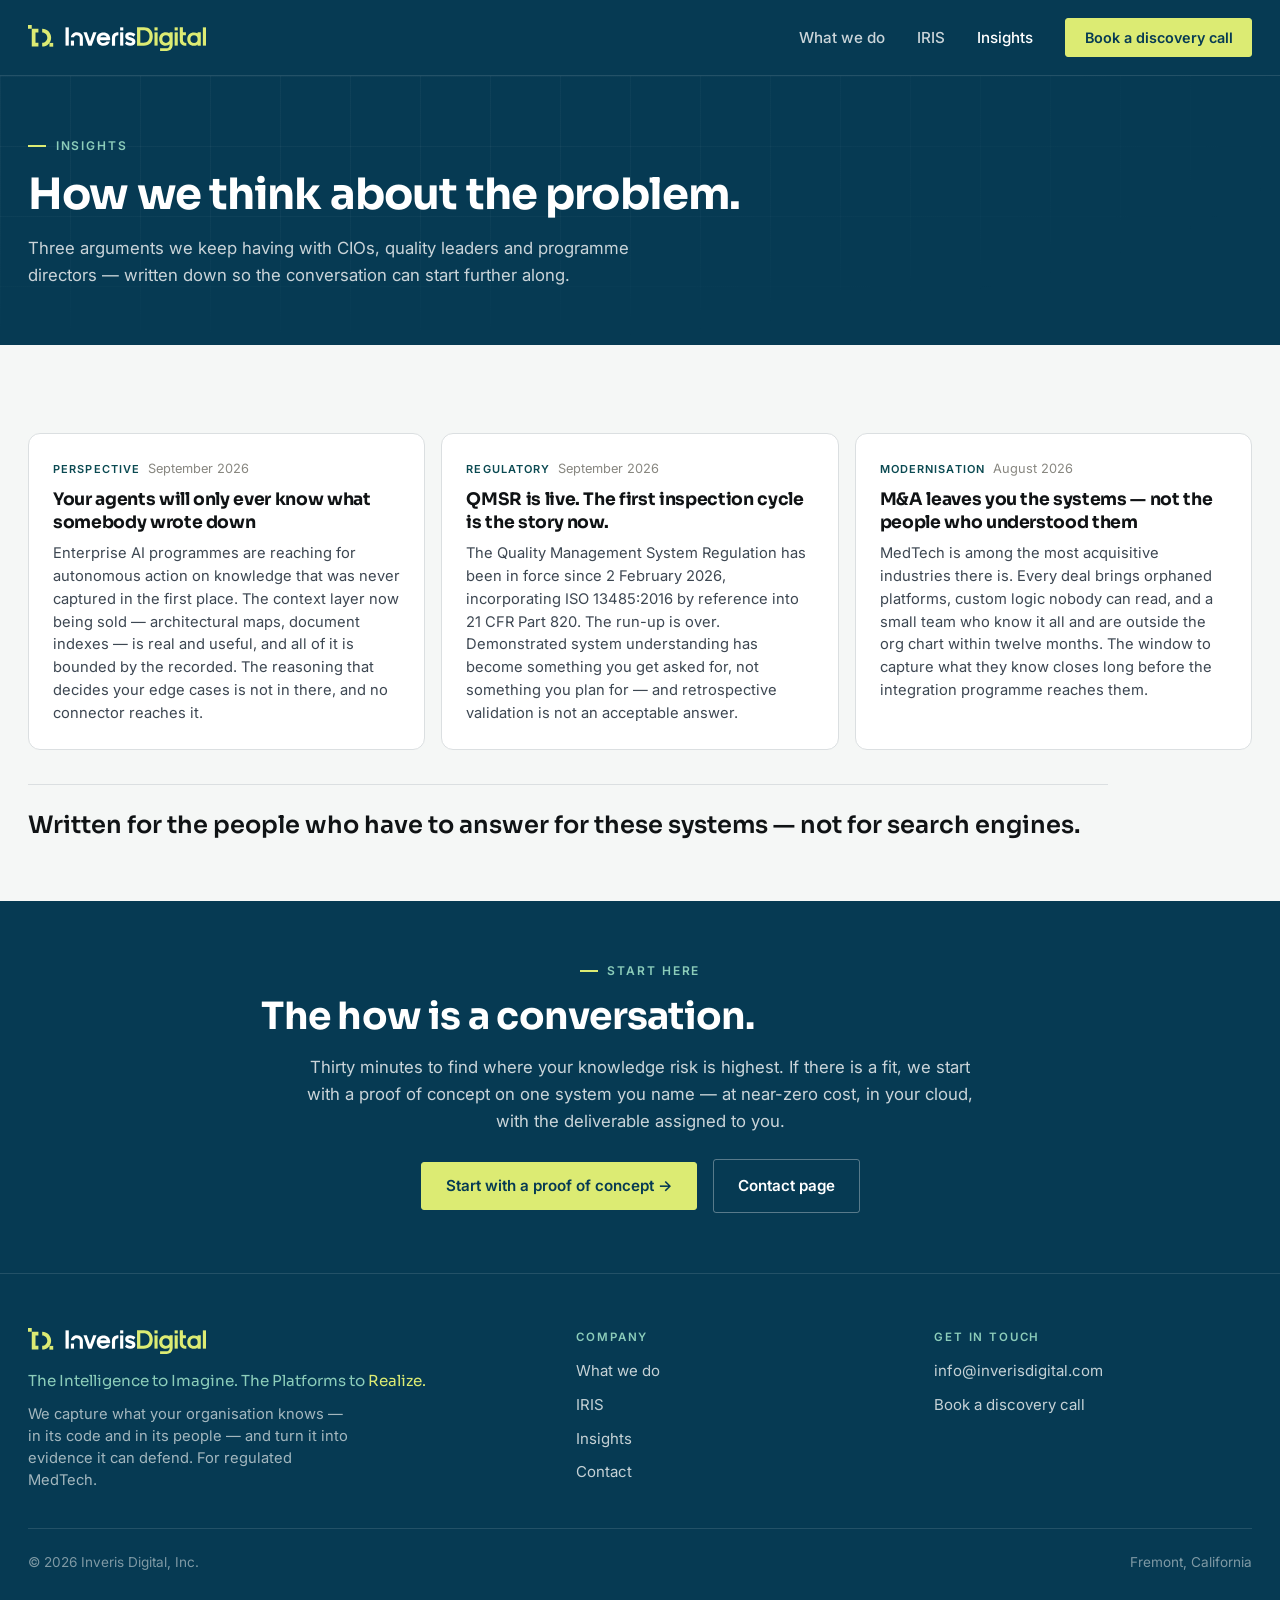
<file: insights.html>
<!DOCTYPE html>
<html lang="en">
<head>
<meta charset="utf-8" />
<meta name="viewport" content="width=device-width, initial-scale=1" />
<title>Insights — Inveris Digital</title>
<meta name="description" content="Three arguments we keep having with CIOs and quality leaders: the limits of enterprise AI context, QMSR's first inspection cycle, and what M&A leaves behind." />
<meta name="author" content="Inveris Digital, Inc." />
<meta name="theme-color" content="#063A53" />
<meta name="robots" content="index, follow, max-image-preview:large" />
<link rel="canonical" href="https://inverisdigital.com/insights" />
<meta property="og:type" content="website" />
<meta property="og:site_name" content="Inveris Digital" />
<meta property="og:title" content="Insights — Inveris Digital" />
<meta property="og:description" content="Three arguments we keep having with CIOs and quality leaders: the limits of enterprise AI context, QMSR's first inspection cycle, and what M&A leaves behind." />
<meta property="og:url" content="https://inverisdigital.com/insights" />
<meta property="og:image" content="https://inverisdigital.com/og-image-v2.png" />
<meta name="twitter:card" content="summary_large_image" />
<meta name="twitter:image" content="https://inverisdigital.com/og-image-v2.png" />
<link rel="preconnect" href="https://fonts.googleapis.com">
<link rel="preconnect" href="https://fonts.gstatic.com" crossorigin>
<link href="https://fonts.googleapis.com/css2?family=Sora:wght@400;600;700&family=Inter:wght@400;500;600&display=swap" rel="stylesheet">
<link rel="stylesheet" href="inveris.css">
</head>
<body>
<header class="nav">
  <div class="nav__in container">
    <a href="index.html" aria-label="Inveris Digital — home"><img class="logo" src="logo-white.svg" alt="Inveris Digital"></a>
    <input type="checkbox" id="nvt" class="nav__toggle" aria-hidden="true"><label for="nvt" class="nav__burger" aria-label="Open menu"><span></span><span></span><span></span></label>
    <nav class="nav__links">
      <a href="offering.html">What we do</a>
      <a href="iris.html">IRIS</a>
      <a href="insights.html" class="active">Insights</a>
      <button class="btn btn-lime nav__cta" type="button" data-sc="">Book a discovery call</button>
    </nav>
  </div>
</header>

<main>
  <section class="phero">
    <div class="container phero__in">
      <div class="kicker" style="color:var(--glass)">Insights</div>
      <h1>How we think about the problem.</h1>
      <p class="lead">Three arguments we keep having with CIOs, quality leaders and programme directors &mdash; written down so the conversation can start further along.</p>
    </div>
  </section>

  <section class="section s-cloud">
    <div class="container">
      <div class="ins">
        <article class="ins-card">
          <div class="ins-meta"><span class="ins-tag">Perspective</span><span class="ins-date">September 2026</span></div>
          <h3>Your agents will only ever know what somebody wrote down</h3>
          <p>Enterprise AI programmes are reaching for autonomous action on knowledge that was never captured in the first place. The context layer now being sold &mdash; architectural maps, document indexes &mdash; is real and useful, and all of it is bounded by the recorded. The reasoning that decides your edge cases is not in there, and no connector reaches it.</p>
        </article>
        <article class="ins-card">
          <div class="ins-meta"><span class="ins-tag">Regulatory</span><span class="ins-date">September 2026</span></div>
          <h3>QMSR is live. The first inspection cycle is the story now.</h3>
          <p>The Quality Management System Regulation has been in force since 2 February 2026, incorporating ISO 13485:2016 by reference into 21 CFR Part 820. The run-up is over. Demonstrated system understanding has become something you get asked for, not something you plan for &mdash; and retrospective validation is not an acceptable answer.</p>
        </article>
        <article class="ins-card">
          <div class="ins-meta"><span class="ins-tag">Modernisation</span><span class="ins-date">August 2026</span></div>
          <h3>M&amp;A leaves you the systems &mdash; not the people who understood them</h3>
          <p>MedTech is among the most acquisitive industries there is. Every deal brings orphaned platforms, custom logic nobody can read, and a small team who know it all and are outside the org chart within twelve months. The window to capture what they know closes long before the integration programme reaches them.</p>
        </article>
      </div>
      <p class="axiom" style="max-width:60ch">Written for the people who have to answer for these systems &mdash; not for search engines.</p>
    </div>
  </section>
  <section class="section s-ocean cta ctaband">
    <div class="container-narrow">
      <div class="kicker">Start here</div>
      <h2>The how is a conversation.</h2>
      <p class="lead">Thirty minutes to find where your knowledge risk is highest. If there is a fit, we start with a proof of concept on one system you name &mdash; at near-zero cost, in your cloud, with the deliverable assigned to you.</p>
      <div class="cta__btns">
        <button class="btn btn-lime" type="button" data-sc="">Start with a proof of concept &rarr;</button>
        <a href="contact.html" class="btn btn-ghost">Contact page</a>
      </div>
    </div>
  </section>
</main>

<footer class="footer">
  <div class="container">
    <div class="footer__grid">
      <div>
        <img class="footer__logo" src="logo-white.svg" alt="Inveris Digital">
        <div class="footer__sig">The Intelligence to Imagine. The Platforms to <span class="em-lime">Realize.</span></div>
        <p class="footer__tag">We capture what your organisation knows &mdash; in its code and in its people &mdash; and turn it into evidence it can defend. For regulated MedTech.</p>
      </div>
      <div class="footer__col">
        <h4>Company</h4>
        <a href="offering.html">What we do</a>
        <a href="iris.html">IRIS</a>
        <a href="insights.html">Insights</a>
        <a href="contact.html">Contact</a>
      </div>
      <div class="footer__col">
        <h4>Get in touch</h4>
        <a href="mailto:info@inverisdigital.com">info@inverisdigital.com</a>
        <a href="contact.html">Book a discovery call</a>
      </div>
    </div>
    <div class="footer__bottom"><span>&copy; 2026 Inveris Digital, Inc.</span><span>Fremont, California</span></div>
  </div>
</footer>

<div class="modal" id="mdl" aria-hidden="true" role="dialog" aria-modal="true" aria-labelledby="mdlt">
  <div class="modal__c">
    <button class="modal__x" type="button" id="mdlx" aria-label="Close">&times;</button>
    <h3 id="mdlt">Let&rsquo;s put the right person on it.</h3>
    <p class="modal__sub">Thirty minutes, no deck. We will tell you whether this is a fit and, if it is not, who we would send you to instead.</p>
    <div class="modal__sc" id="mdlsc" hidden></div>
    <form action="https://formspree.io/f/mvzldklb" method="POST">
      <input type="hidden" name="scenario" id="mdlsci">
      <input type="hidden" name="_subject" value="Inveris Digital — website enquiry">
      <input type="hidden" name="_next" value="https://inverisdigital.com/thanks">
      <div class="fld"><label for="f-n">Name</label><input id="f-n" name="name" type="text" required></div>
      <div class="fld"><label for="f-e">Work email</label><input id="f-e" name="email" type="email" required></div>
      <div class="fld"><label for="f-c">Company</label><input id="f-c" name="company" type="text" required></div>
      <div class="fld"><label for="f-m">Anything useful to know? <span style="text-transform:none;letter-spacing:0;font-weight:400">(optional)</span></label><textarea id="f-m" name="message"></textarea></div>
      <button class="btn btn-ocean" type="submit" style="width:100%;justify-content:center">Send &rarr;</button>
      <p class="modal__note">We reply from a person, usually the same day. Nothing here is shared, and we will not add you to a mailing list.</p>
    </form>
  </div>
</div>

<script>
(function(){
  /* ---- HubSpot wiring ----------------------------------------------------
     Portal ID is live. Paste the form GUID from HubSpot (Marketing > Forms >
     your form > Share > the id in the embed code) and submissions will create
     or update a Contact in HubSpot as well as posting to Formspree.
     Leave HS_FORM_GUID empty and only Formspree is used.                    */
  var HS_PORTAL_ID='245979863', HS_FORM_GUID='';
  var m=document.getElementById('mdl'),sc=document.getElementById('mdlsc'),si=document.getElementById('mdlsci'),last=null;
  var frm=m.querySelector('form');
  frm.addEventListener('submit',function(){
    if(!HS_FORM_GUID) return;
    try{
      var f=new FormData(frm);
      fetch('https://api.hsforms.com/submissions/v3/integration/submit/'+HS_PORTAL_ID+'/'+HS_FORM_GUID,{
        method:'POST',headers:{'Content-Type':'application/json'},
        body:JSON.stringify({fields:[
          {name:'firstname',value:f.get('name')||''},
          {name:'email',value:f.get('email')||''},
          {name:'company',value:f.get('company')||''},
          {name:'message',value:((f.get('scenario')||'')+' \u2014 '+(f.get('message')||''))}
        ],context:{pageUri:location.href,pageName:document.title}})
      });
    }catch(e){}
  });
  function open(t){
    if(t){sc.textContent='\u201C'+t+'\u201D';sc.hidden=false;si.value=t;}
    else{sc.hidden=true;si.value='General enquiry';}
    m.setAttribute('data-open','1');m.setAttribute('aria-hidden','false');
    document.body.style.overflow='hidden';
    var f=document.getElementById('f-n'); if(f){f.focus();}
  }
  function close(){m.removeAttribute('data-open');m.setAttribute('aria-hidden','true');document.body.style.overflow='';if(last){last.focus();}}
  document.addEventListener('click',function(e){
    var b=e.target.closest('[data-sc]');
    if(b){last=b;open(b.getAttribute('data-sc'));return;}
    if(e.target.id==='mdlx'||e.target===m){close();}
  });
  document.addEventListener('keydown',function(e){if(e.key==='Escape'&&m.hasAttribute('data-open')){close();}});
})();
</script>
</body>
</html>
</file>
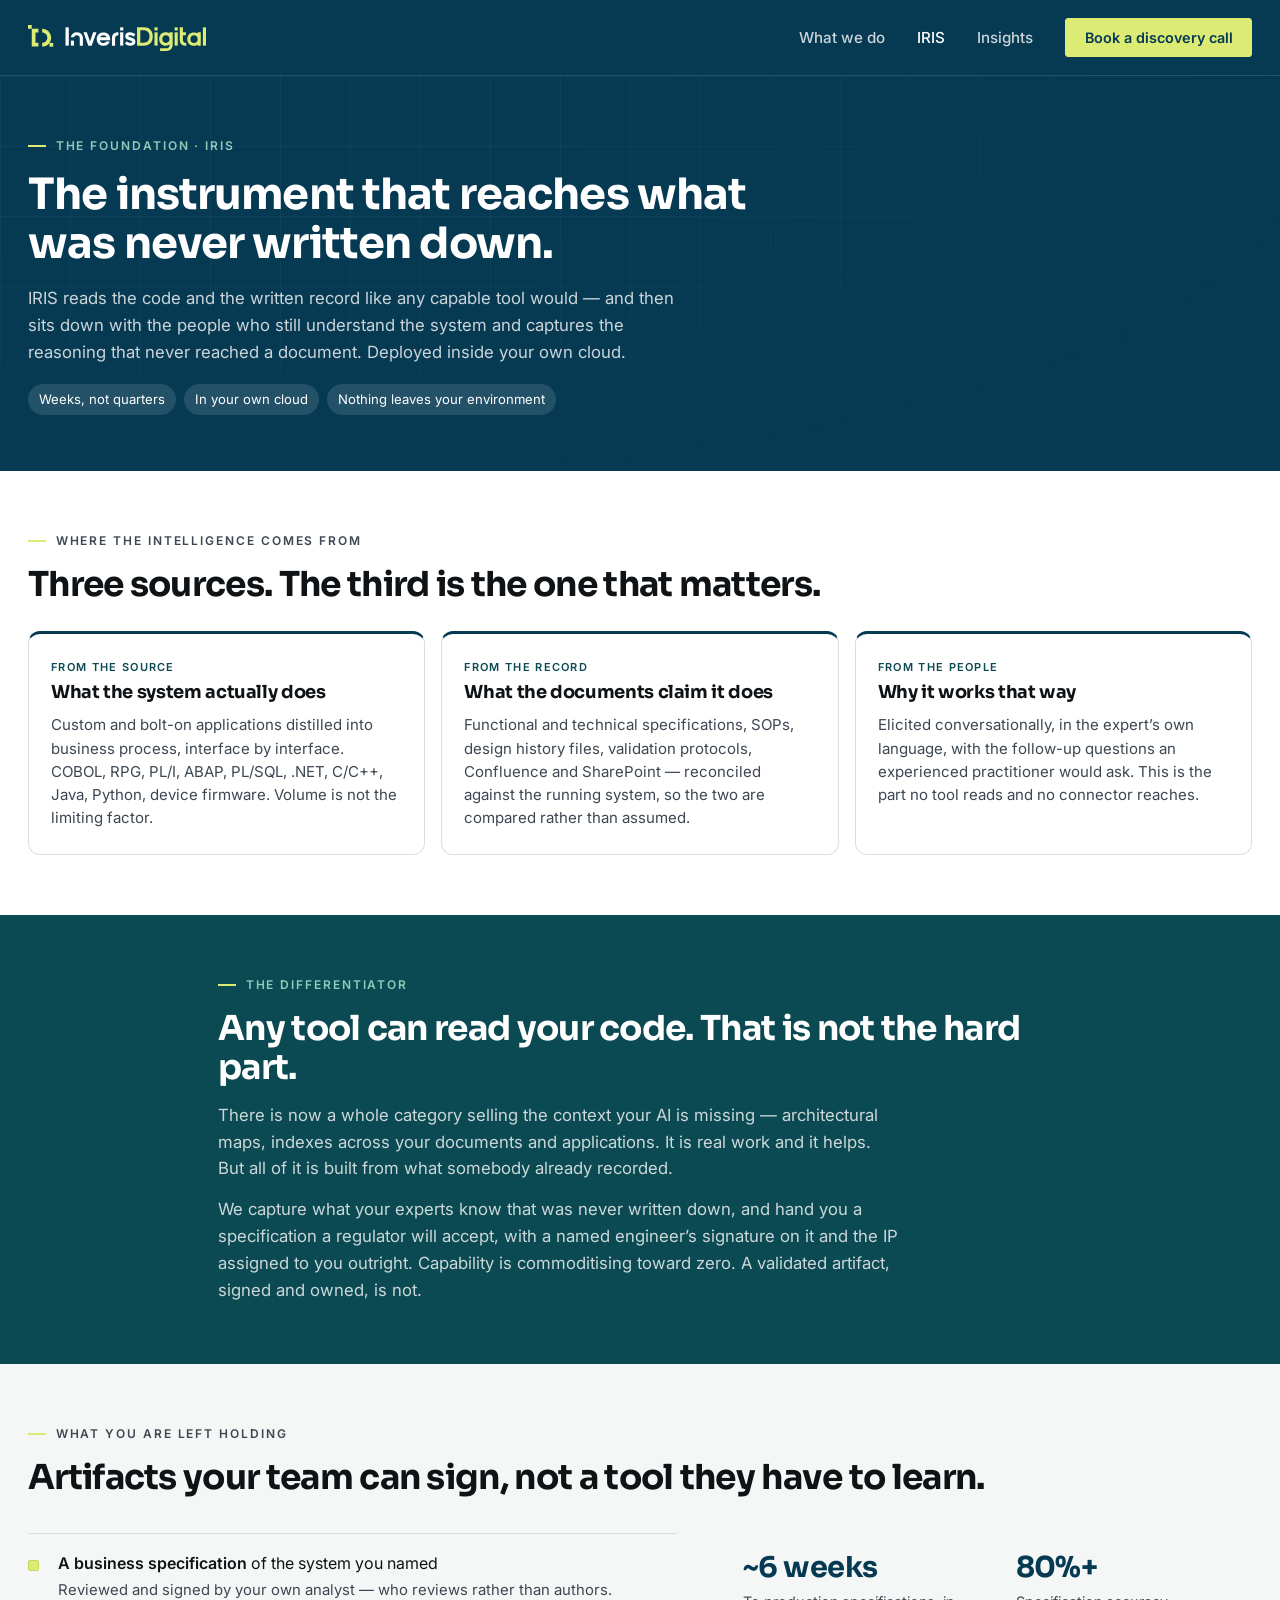
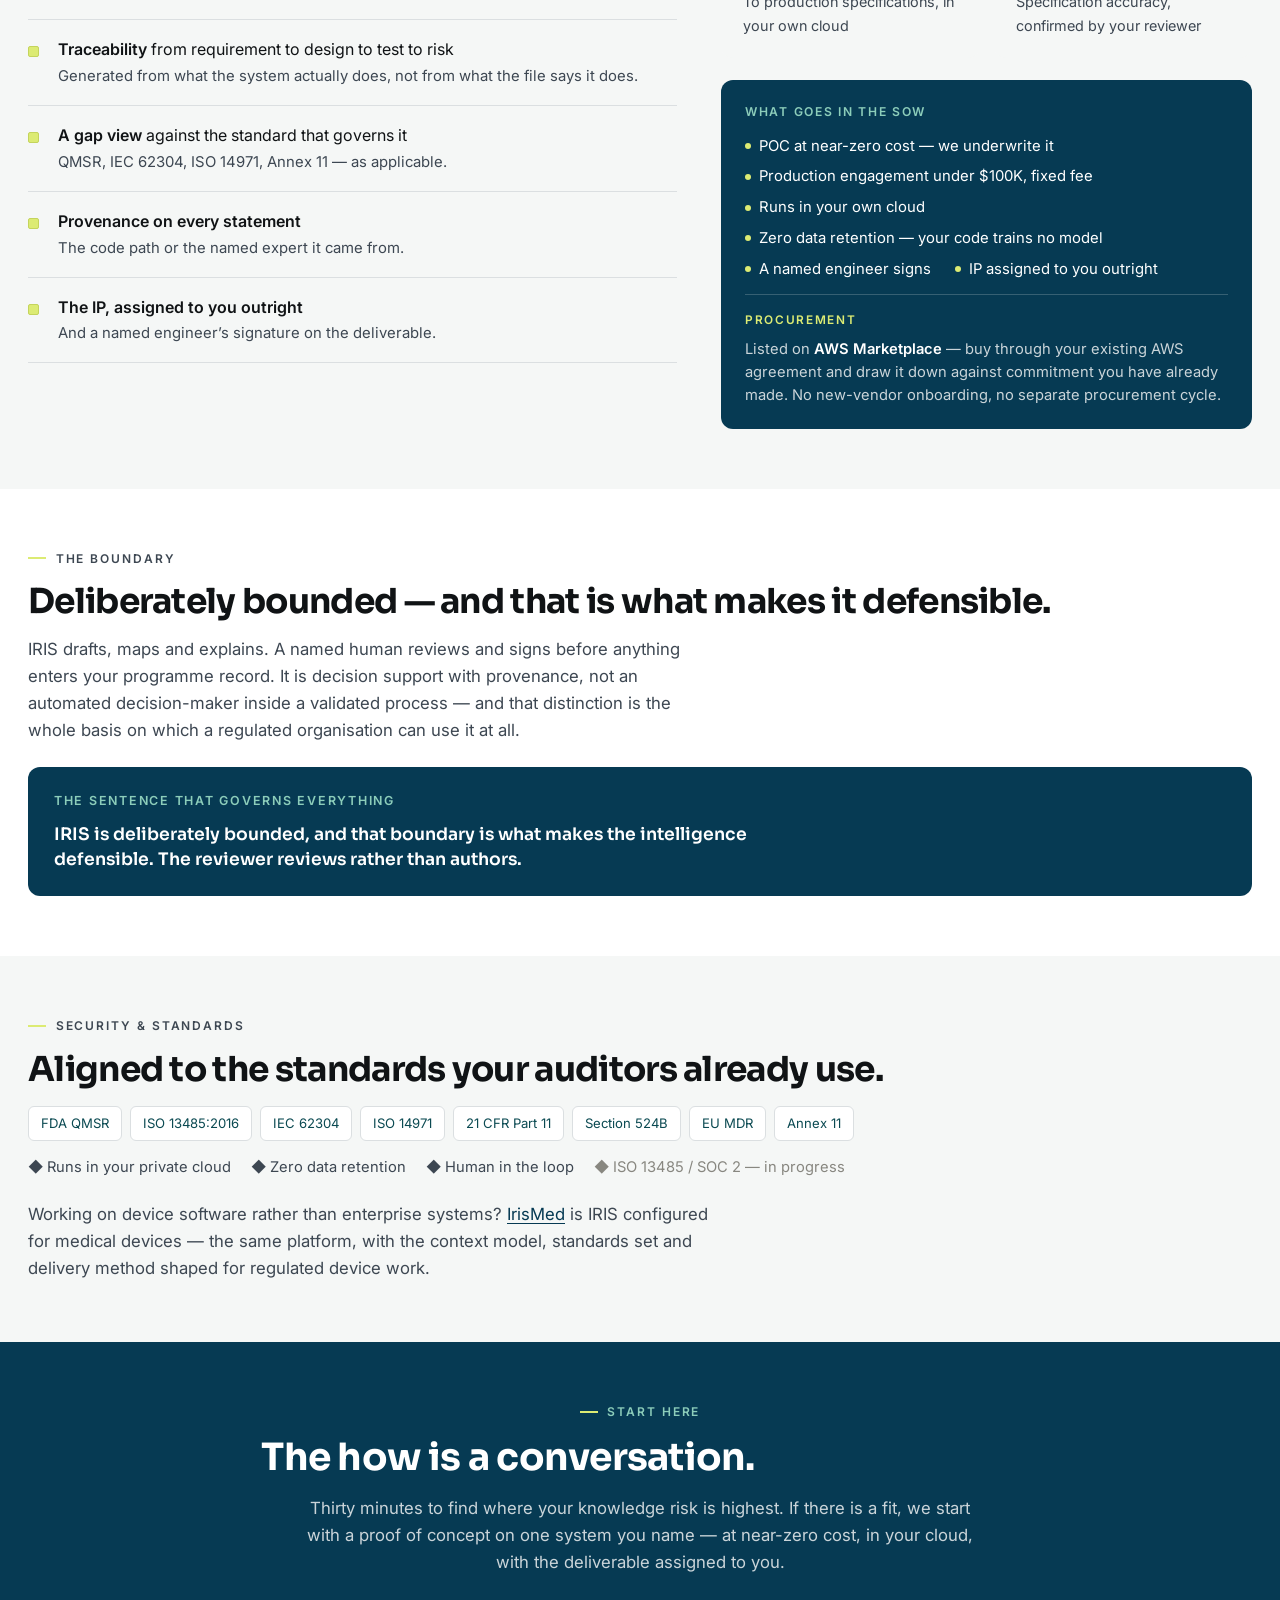
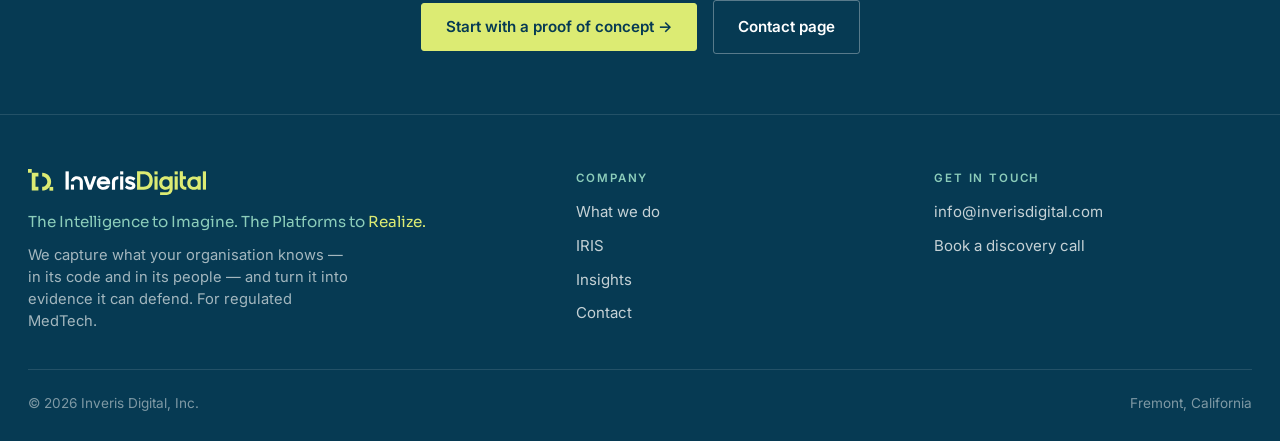
<file: iris.html>
<!DOCTYPE html>
<html lang="en">
<head>
<meta charset="utf-8" />
<meta name="viewport" content="width=device-width, initial-scale=1" />
<title>IRIS — Inveris Digital</title>
<meta name="description" content="IRIS reads your code and your written record, then captures the reasoning your experts never wrote down — and turns it into validated specifications you own. Deployed in your own cloud." />
<meta name="author" content="Inveris Digital, Inc." />
<meta name="theme-color" content="#063A53" />
<meta name="robots" content="index, follow, max-image-preview:large" />
<link rel="canonical" href="https://inverisdigital.com/iris" />
<meta property="og:type" content="website" />
<meta property="og:site_name" content="Inveris Digital" />
<meta property="og:title" content="IRIS — Inveris Digital" />
<meta property="og:description" content="IRIS reads your code and your written record, then captures the reasoning your experts never wrote down — and turns it into validated specifications you own. Deployed in your own cloud." />
<meta property="og:url" content="https://inverisdigital.com/iris" />
<meta property="og:image" content="https://inverisdigital.com/og-image-v2.png" />
<meta name="twitter:card" content="summary_large_image" />
<meta name="twitter:image" content="https://inverisdigital.com/og-image-v2.png" />
<link rel="preconnect" href="https://fonts.googleapis.com">
<link rel="preconnect" href="https://fonts.gstatic.com" crossorigin>
<link href="https://fonts.googleapis.com/css2?family=Sora:wght@400;600;700&family=Inter:wght@400;500;600&display=swap" rel="stylesheet">
<link rel="stylesheet" href="inveris.css">
</head>
<body>
<header class="nav">
  <div class="nav__in container">
    <a href="index.html" aria-label="Inveris Digital — home"><img class="logo" src="logo-white.svg" alt="Inveris Digital"></a>
    <input type="checkbox" id="nvt" class="nav__toggle" aria-hidden="true"><label for="nvt" class="nav__burger" aria-label="Open menu"><span></span><span></span><span></span></label>
    <nav class="nav__links">
      <a href="offering.html">What we do</a>
      <a href="iris.html" class="active">IRIS</a>
      <a href="insights.html">Insights</a>
      <button class="btn btn-lime nav__cta" type="button" data-sc="">Book a discovery call</button>
    </nav>
  </div>
</header>

<main>
  <section class="phero">
    <div class="container phero__in">
      <div class="kicker" style="color:var(--glass)">The foundation &middot; IRIS</div>
      <h1>The instrument that reaches what was never written down.</h1>
      <p class="lead">IRIS reads the code and the written record like any capable tool would &mdash; and then sits down with the people who still understand the system and captures the reasoning that never reached a document. Deployed inside your own cloud.</p>
      <div class="phero__chips"><span class="chip">Weeks, not quarters</span><span class="chip">In your own cloud</span><span class="chip">Nothing leaves your environment</span></div>
    </div>
  </section>

  <section class="section s-white">
    <div class="container">
      <div class="kicker">Where the intelligence comes from</div>
      <h2 class="h2">Three sources. The third is the one that matters.</h2>
      <div class="planes">
        <div class="plane"><div class="plane__n">FROM THE SOURCE</div><h3>What the system actually does</h3><p>Custom and bolt-on applications distilled into business process, interface by interface. COBOL, RPG, PL/I, ABAP, PL/SQL, .NET, C/C++, Java, Python, device firmware. Volume is not the limiting factor.</p></div>
        <div class="plane"><div class="plane__n">FROM THE RECORD</div><h3>What the documents claim it does</h3><p>Functional and technical specifications, SOPs, design history files, validation protocols, Confluence and SharePoint &mdash; reconciled against the running system, so the two are compared rather than assumed.</p></div>
        <div class="plane"><div class="plane__n">FROM THE PEOPLE</div><h3>Why it works that way</h3><p>Elicited conversationally, in the expert&rsquo;s own language, with the follow-up questions an experienced practitioner would ask. This is the part no tool reads and no connector reaches.</p></div>
      </div>
    </div>
  </section>

  <section class="section s-teal">
    <div class="container-narrow">
      <div class="kicker">The differentiator</div>
      <h2 class="h2">Any tool can read your code. That is not the hard part.</h2>
      <p class="lead">There is now a whole category selling the context your AI is missing &mdash; architectural maps, indexes across your documents and applications. It is real work and it helps. But all of it is built from what somebody already recorded.</p>
      <p class="lead" style="margin-top:14px">We capture what your experts know that was never written down, and hand you a specification a regulator will accept, with a named engineer&rsquo;s signature on it and the IP assigned to you outright. Capability is commoditising toward zero. A validated artifact, signed and owned, is not.</p>
    </div>
  </section>

  <section class="section s-cloud">
    <div class="container">
      <div class="kicker">What you are left holding</div>
      <h2 class="h2">Artifacts your team can sign, not a tool they have to learn.</h2>
      <div class="arts">
        <div>
          <ul class="artlist">
            <li><b>A business specification</b> of the system you named<span>Reviewed and signed by your own analyst &mdash; who reviews rather than authors.</span></li>
            <li><b>Traceability</b> from requirement to design to test to risk<span>Generated from what the system actually does, not from what the file says it does.</span></li>
            <li><b>A gap view</b> against the standard that governs it<span>QMSR, IEC 62304, ISO 14971, Annex 11 &mdash; as applicable.</span></li>
            <li><b>Provenance on every statement</b><span>The code path or the named expert it came from.</span></li>
            <li><b>The IP, assigned to you outright</b><span>And a named engineer&rsquo;s signature on the deliverable.</span></li>
          </ul>
        </div>
        <div>
          <div class="metrics">
            <div class="metric"><div class="metric__n">~6 weeks</div><div class="metric__l">To production specifications, in your own cloud</div></div>
            <div class="metric"><div class="metric__n">80%+</div><div class="metric__l">Specification accuracy, confirmed by your reviewer</div></div>
          </div>
          <div class="commit">
            <div class="commit__t">What goes in the SOW</div>
            <div class="commit__g">
              <span class="c">POC at near-zero cost &mdash; we underwrite it</span>
              <span class="c">Production engagement under $100K, fixed fee</span>
              <span class="c">Runs in your own cloud</span>
              <span class="c">Zero data retention &mdash; your code trains no model</span>
              <span class="c">A named engineer signs</span>
              <span class="c">IP assigned to you outright</span>
            </div>
            <div class="proc">
              <b>Procurement</b>
              <p>Listed on <b>AWS Marketplace</b> &mdash; buy through your existing AWS agreement and draw it down against commitment you have already made. No new-vendor onboarding, no separate procurement cycle.</p>
            </div>
          </div>
        </div>
      </div>
    </div>
  </section>

  <section class="section s-white">
    <div class="container">
      <div class="kicker">The boundary</div>
      <h2 class="h2">Deliberately bounded &mdash; and that is what makes it defensible.</h2>
      <p class="lead">IRIS drafts, maps and explains. A named human reviews and signs before anything enters your programme record. It is decision support with provenance, not an automated decision-maker inside a validated process &mdash; and that distinction is the whole basis on which a regulated organisation can use it at all.</p>
      <div class="bound" style="margin-top:24px">
        <span>The sentence that governs everything</span>
        <p>IRIS is deliberately bounded, and that boundary is what makes the intelligence defensible. The reviewer reviews rather than authors.</p>
      </div>
    </div>
  </section>

  <section class="section s-cloud">
    <div class="container">
      <div class="kicker">Security &amp; standards</div>
      <h2 class="h2">Aligned to the standards your auditors already use.</h2>
      <div class="stds"><span class="std">FDA QMSR</span><span class="std">ISO 13485:2016</span><span class="std">IEC 62304</span><span class="std">ISO 14971</span><span class="std">21 CFR Part 11</span><span class="std">Section 524B</span><span class="std">EU MDR</span><span class="std">Annex 11</span></div>
      <div class="posture"><span>&#9670; Runs in your private cloud</span><span>&#9670; Zero data retention</span><span>&#9670; Human in the loop</span><span class="prog">&#9670; ISO 13485 / SOC 2 &mdash; in progress</span></div>
      <p class="lead" style="margin-top:22px">Working on device software rather than enterprise systems? <a href="irismed.html" style="color:var(--ocean);text-decoration:underline;text-underline-offset:3px">IrisMed</a> is IRIS configured for medical devices &mdash; the same platform, with the context model, standards set and delivery method shaped for regulated device work.</p>
    </div>
  </section>
  <section class="section s-ocean cta ctaband">
    <div class="container-narrow">
      <div class="kicker">Start here</div>
      <h2>The how is a conversation.</h2>
      <p class="lead">Thirty minutes to find where your knowledge risk is highest. If there is a fit, we start with a proof of concept on one system you name &mdash; at near-zero cost, in your cloud, with the deliverable assigned to you.</p>
      <div class="cta__btns">
        <button class="btn btn-lime" type="button" data-sc="">Start with a proof of concept &rarr;</button>
        <a href="contact.html" class="btn btn-ghost">Contact page</a>
      </div>
    </div>
  </section>
</main>

<footer class="footer">
  <div class="container">
    <div class="footer__grid">
      <div>
        <img class="footer__logo" src="logo-white.svg" alt="Inveris Digital">
        <div class="footer__sig">The Intelligence to Imagine. The Platforms to <span class="em-lime">Realize.</span></div>
        <p class="footer__tag">We capture what your organisation knows &mdash; in its code and in its people &mdash; and turn it into evidence it can defend. For regulated MedTech.</p>
      </div>
      <div class="footer__col">
        <h4>Company</h4>
        <a href="offering.html">What we do</a>
        <a href="iris.html">IRIS</a>
        <a href="insights.html">Insights</a>
        <a href="contact.html">Contact</a>
      </div>
      <div class="footer__col">
        <h4>Get in touch</h4>
        <a href="mailto:info@inverisdigital.com">info@inverisdigital.com</a>
        <a href="contact.html">Book a discovery call</a>
      </div>
    </div>
    <div class="footer__bottom"><span>&copy; 2026 Inveris Digital, Inc.</span><span>Fremont, California</span></div>
  </div>
</footer>

<div class="modal" id="mdl" aria-hidden="true" role="dialog" aria-modal="true" aria-labelledby="mdlt">
  <div class="modal__c">
    <button class="modal__x" type="button" id="mdlx" aria-label="Close">&times;</button>
    <h3 id="mdlt">Let&rsquo;s put the right person on it.</h3>
    <p class="modal__sub">Thirty minutes, no deck. We will tell you whether this is a fit and, if it is not, who we would send you to instead.</p>
    <div class="modal__sc" id="mdlsc" hidden></div>
    <form action="https://formspree.io/f/mvzldklb" method="POST">
      <input type="hidden" name="scenario" id="mdlsci">
      <input type="hidden" name="_subject" value="Inveris Digital — website enquiry">
      <input type="hidden" name="_next" value="https://inverisdigital.com/thanks">
      <div class="fld"><label for="f-n">Name</label><input id="f-n" name="name" type="text" required></div>
      <div class="fld"><label for="f-e">Work email</label><input id="f-e" name="email" type="email" required></div>
      <div class="fld"><label for="f-c">Company</label><input id="f-c" name="company" type="text" required></div>
      <div class="fld"><label for="f-m">Anything useful to know? <span style="text-transform:none;letter-spacing:0;font-weight:400">(optional)</span></label><textarea id="f-m" name="message"></textarea></div>
      <button class="btn btn-ocean" type="submit" style="width:100%;justify-content:center">Send &rarr;</button>
      <p class="modal__note">We reply from a person, usually the same day. Nothing here is shared, and we will not add you to a mailing list.</p>
    </form>
  </div>
</div>

<script>
(function(){
  /* ---- HubSpot wiring ----------------------------------------------------
     Portal ID is live. Paste the form GUID from HubSpot (Marketing > Forms >
     your form > Share > the id in the embed code) and submissions will create
     or update a Contact in HubSpot as well as posting to Formspree.
     Leave HS_FORM_GUID empty and only Formspree is used.                    */
  var HS_PORTAL_ID='245979863', HS_FORM_GUID='';
  var m=document.getElementById('mdl'),sc=document.getElementById('mdlsc'),si=document.getElementById('mdlsci'),last=null;
  var frm=m.querySelector('form');
  frm.addEventListener('submit',function(){
    if(!HS_FORM_GUID) return;
    try{
      var f=new FormData(frm);
      fetch('https://api.hsforms.com/submissions/v3/integration/submit/'+HS_PORTAL_ID+'/'+HS_FORM_GUID,{
        method:'POST',headers:{'Content-Type':'application/json'},
        body:JSON.stringify({fields:[
          {name:'firstname',value:f.get('name')||''},
          {name:'email',value:f.get('email')||''},
          {name:'company',value:f.get('company')||''},
          {name:'message',value:((f.get('scenario')||'')+' \u2014 '+(f.get('message')||''))}
        ],context:{pageUri:location.href,pageName:document.title}})
      });
    }catch(e){}
  });
  function open(t){
    if(t){sc.textContent='\u201C'+t+'\u201D';sc.hidden=false;si.value=t;}
    else{sc.hidden=true;si.value='General enquiry';}
    m.setAttribute('data-open','1');m.setAttribute('aria-hidden','false');
    document.body.style.overflow='hidden';
    var f=document.getElementById('f-n'); if(f){f.focus();}
  }
  function close(){m.removeAttribute('data-open');m.setAttribute('aria-hidden','true');document.body.style.overflow='';if(last){last.focus();}}
  document.addEventListener('click',function(e){
    var b=e.target.closest('[data-sc]');
    if(b){last=b;open(b.getAttribute('data-sc'));return;}
    if(e.target.id==='mdlx'||e.target===m){close();}
  });
  document.addEventListener('keydown',function(e){if(e.key==='Escape'&&m.hasAttribute('data-open')){close();}});
})();
</script>
</body>
</html>
</file>
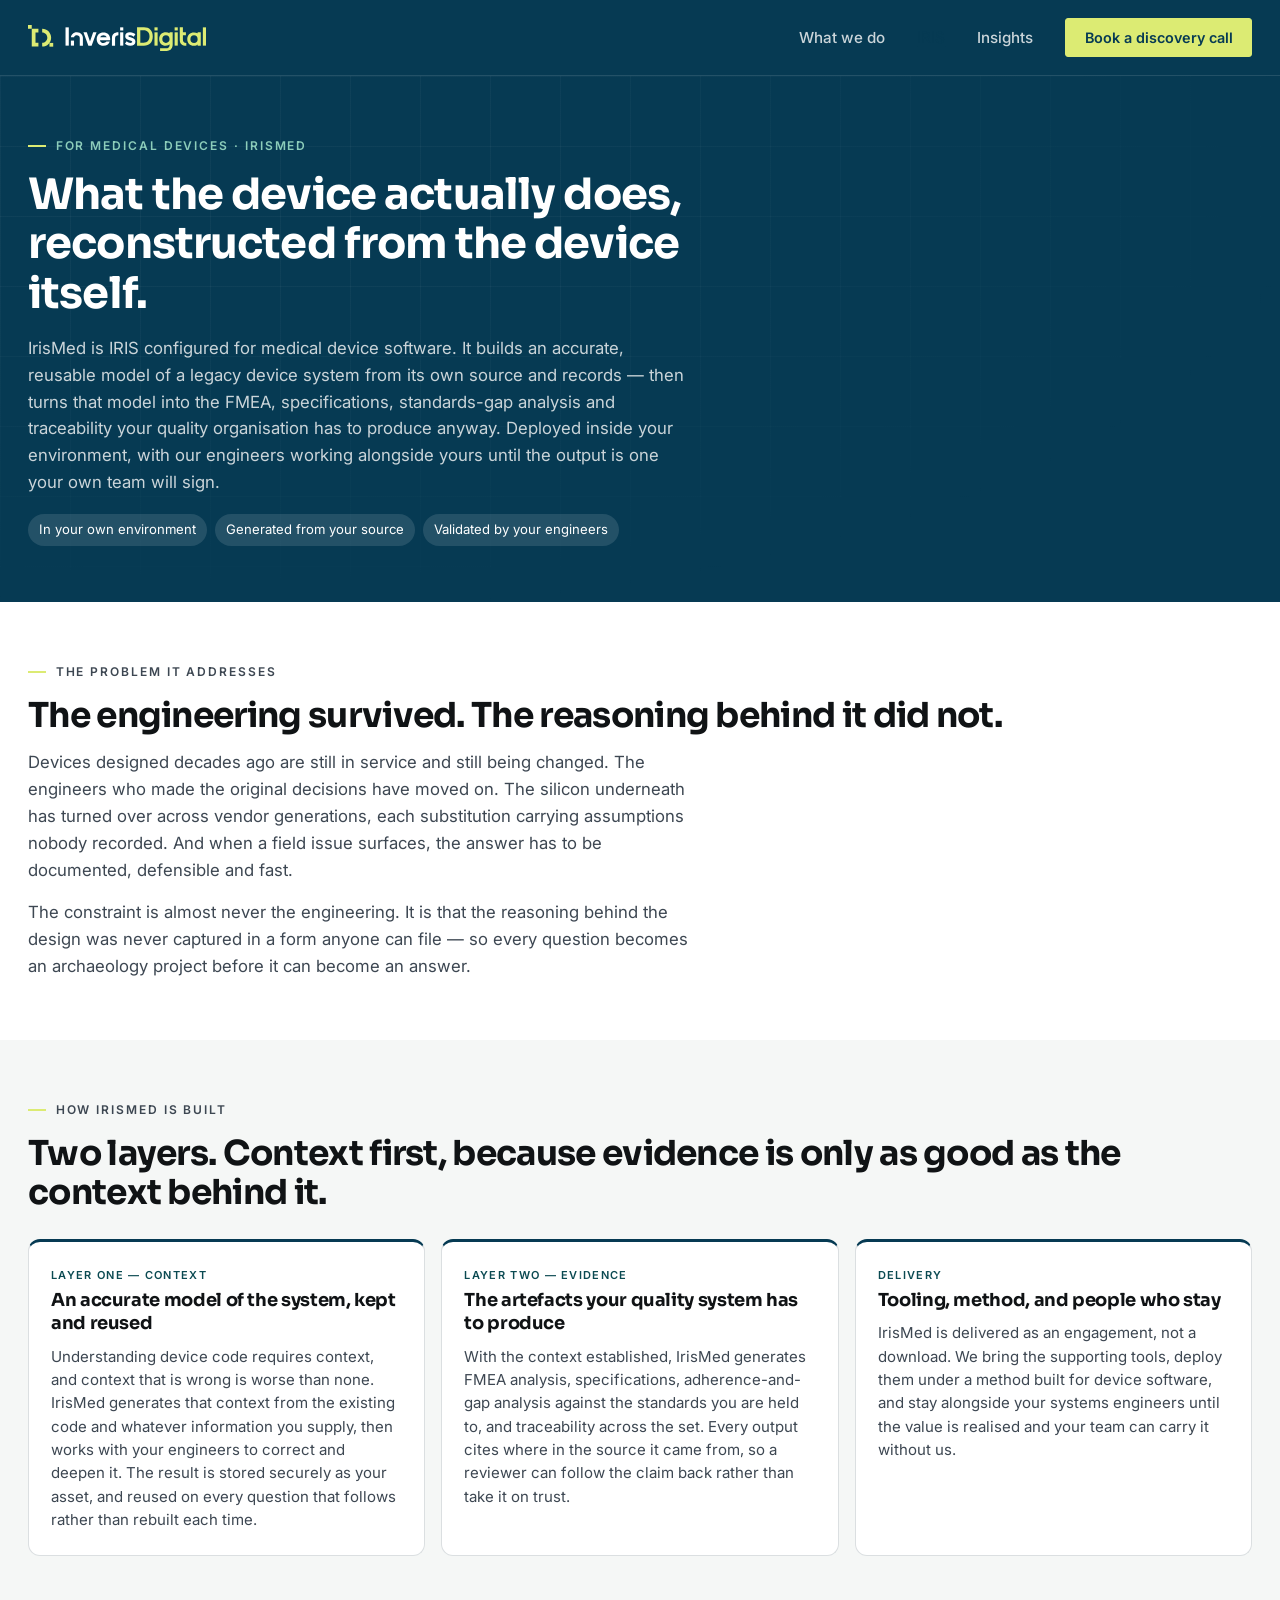
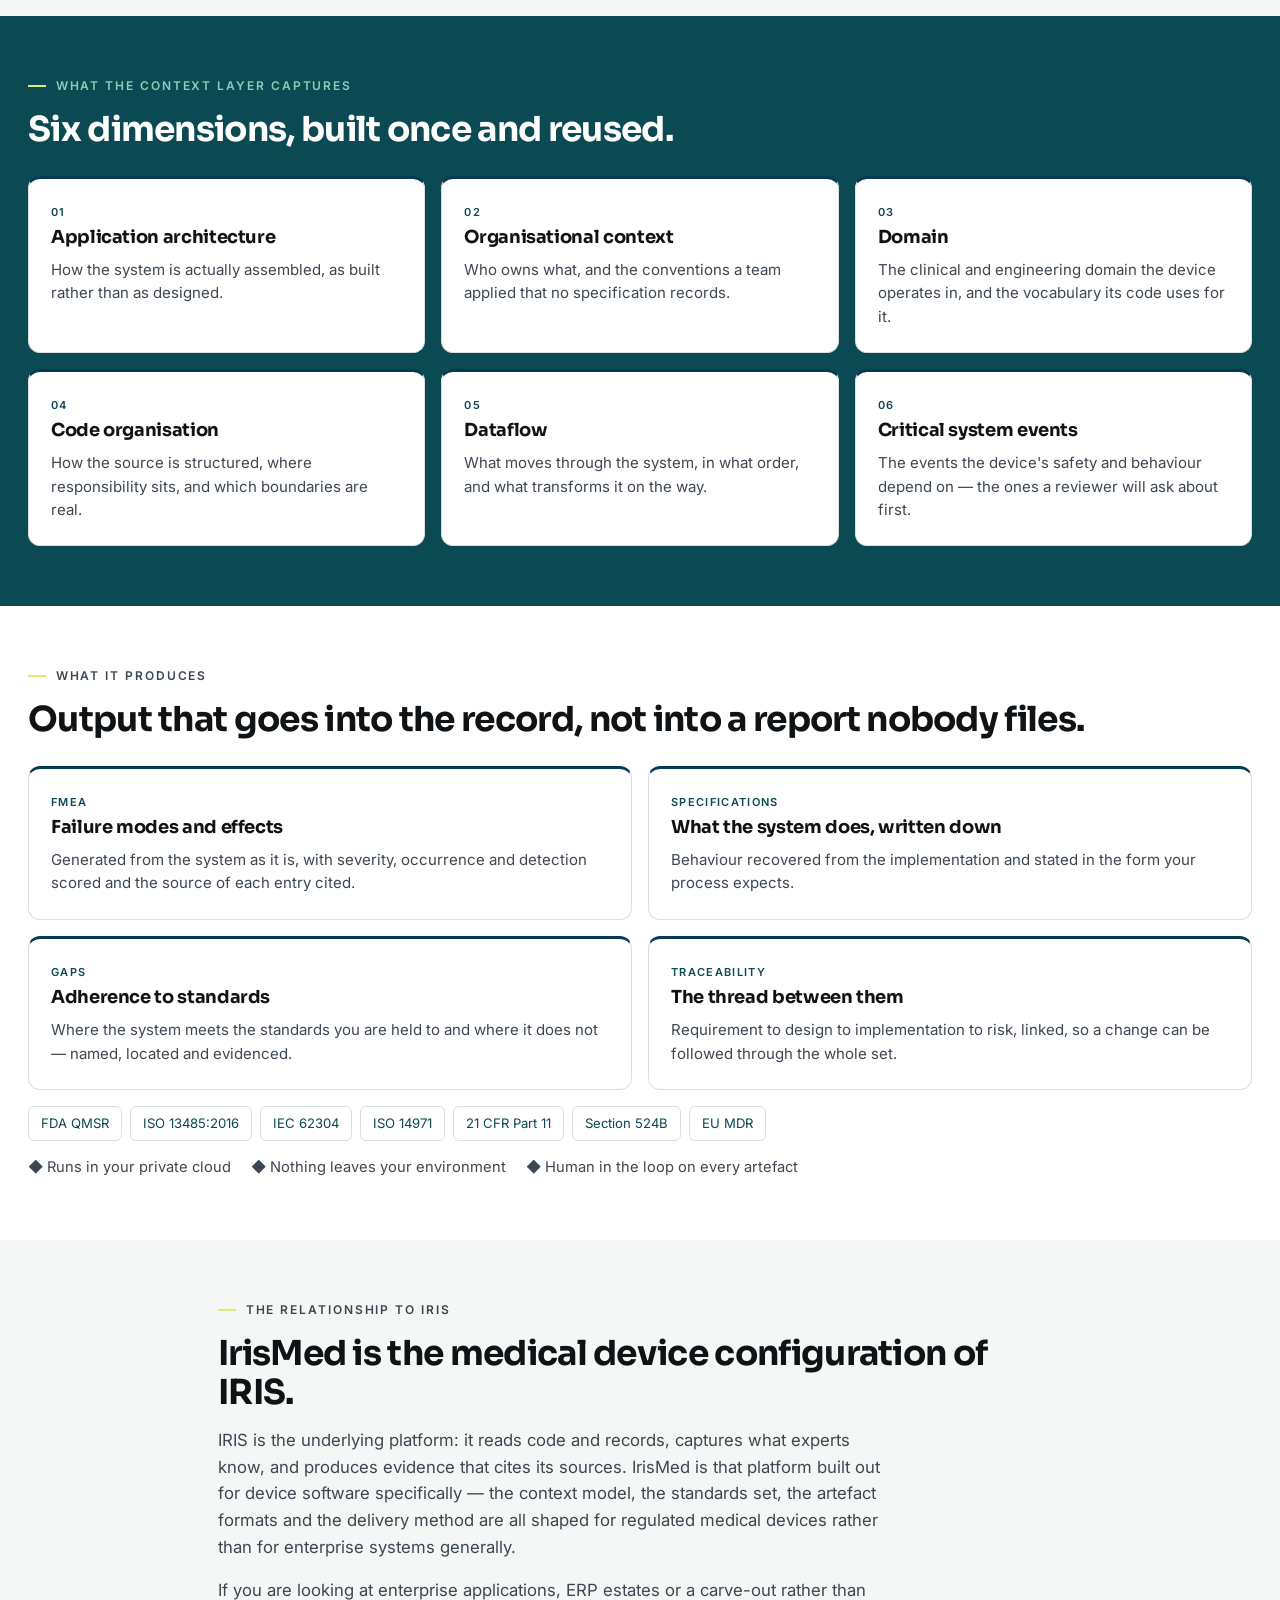
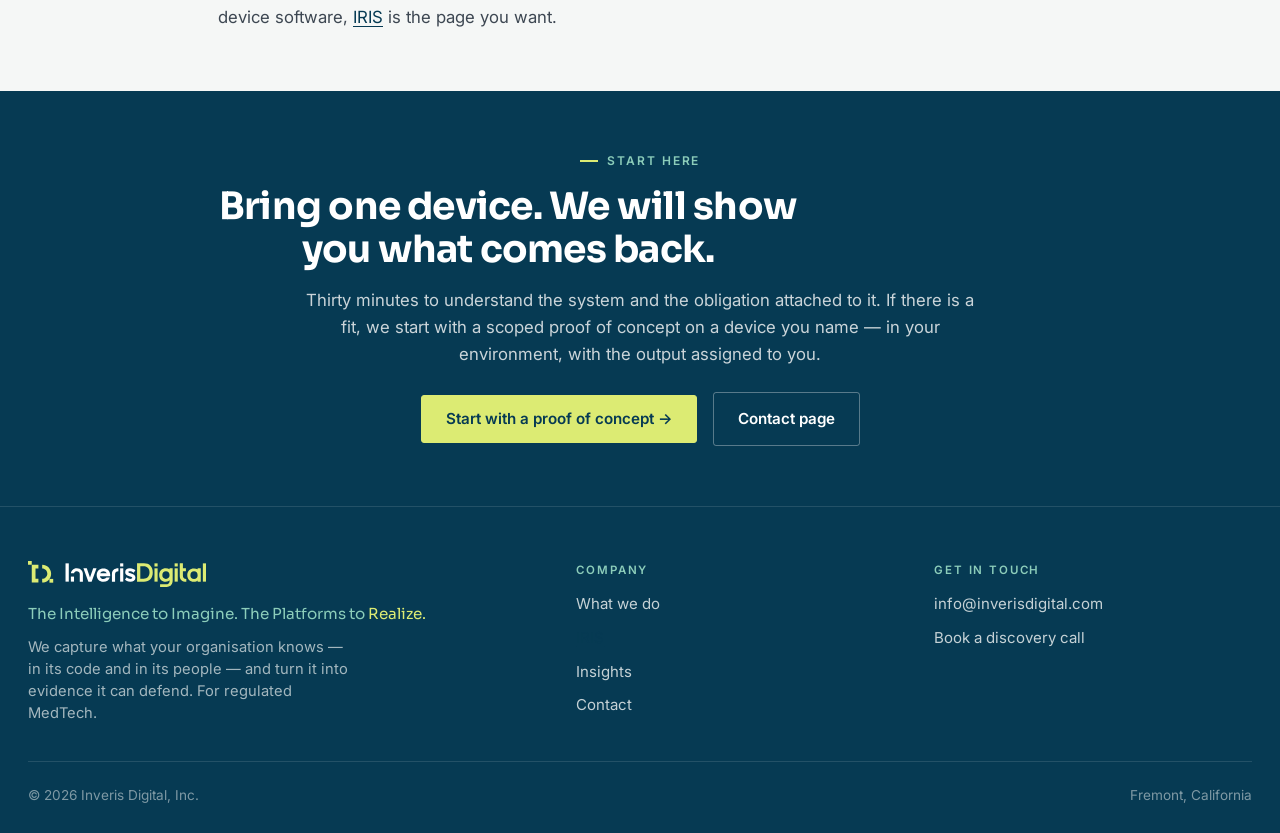
<file: irismed.html>
<!DOCTYPE html>
<html lang="en">
<head>
<meta charset="utf-8" />
<meta name="viewport" content="width=device-width, initial-scale=1" />
<title>IrisMed — Inveris Digital</title>
<meta name="description" content="IrisMed is IRIS configured for medical device software: a context layer that models a legacy device system accurately, and an evidence layer that turns that model into FMEA, specifications, standards-gap analysis and traceability. Delivered into your own environment." />
<meta name="author" content="Inveris Digital, Inc." />
<meta name="theme-color" content="#063A53" />
<meta name="robots" content="index, follow, max-image-preview:large" />
<link rel="canonical" href="https://inverisdigital.com/irismed" />
<meta property="og:type" content="website" />
<meta property="og:site_name" content="Inveris Digital" />
<meta property="og:title" content="IrisMed — Inveris Digital" />
<meta property="og:description" content="IRIS configured for medical device software. Context modelled from the device itself, then turned into FMEA, specifications, standards-gap analysis and traceability." />
<meta property="og:url" content="https://inverisdigital.com/irismed" />
<meta property="og:image" content="https://inverisdigital.com/og-image-v2.png" />
<meta name="twitter:card" content="summary_large_image" />
<meta name="twitter:image" content="https://inverisdigital.com/og-image-v2.png" />
<link rel="preconnect" href="https://fonts.googleapis.com">
<link rel="preconnect" href="https://fonts.gstatic.com" crossorigin>
<link href="https://fonts.googleapis.com/css2?family=Sora:wght@400;600;700&family=Inter:wght@400;500;600&display=swap" rel="stylesheet">
<link rel="stylesheet" href="inveris.css">
</head>
<body>
<header class="nav">
  <div class="nav__in container">
    <a href="index.html" aria-label="Inveris Digital — home"><img class="logo" src="logo-white.svg" alt="Inveris Digital"></a>
    <input type="checkbox" id="nvt" class="nav__toggle" aria-hidden="true"><label for="nvt" class="nav__burger" aria-label="Open menu"><span></span><span></span><span></span></label>
    <nav class="nav__links">
      <a href="offering.html">What we do</a>
      <a href="iris.html" style="color:var(--ocean);text-decoration:underline;text-underline-offset:3px">IRIS</a>
      <a href="insights.html">Insights</a>
      <button class="btn btn-lime nav__cta" type="button" data-sc="IrisMed enquiry (/irismed)">Book a discovery call</button>
    </nav>
  </div>
</header>

<main>
  <section class="phero">
    <div class="container phero__in">
      <div class="kicker" style="color:var(--glass)">For medical devices &middot; IrisMed</div>
      <h1>What the device actually does, reconstructed from the device itself.</h1>
      <p class="lead">IrisMed is IRIS configured for medical device software. It builds an accurate, reusable model of a legacy device system from its own source and records &mdash; then turns that model into the FMEA, specifications, standards-gap analysis and traceability your quality organisation has to produce anyway. Deployed inside your environment, with our engineers working alongside yours until the output is one your own team will sign.</p>
      <div class="phero__chips"><span class="chip">In your own environment</span><span class="chip">Generated from your source</span><span class="chip">Validated by your engineers</span></div>
    </div>
  </section>

  <section class="section s-white">
    <div class="container">
      <div class="kicker">The problem it addresses</div>
      <h2 class="h2">The engineering survived. The reasoning behind it did not.</h2>
      <div style="max-width:68ch">
        <p class="lead" style="margin-bottom:16px">Devices designed decades ago are still in service and still being changed. The engineers who made the original decisions have moved on. The silicon underneath has turned over across vendor generations, each substitution carrying assumptions nobody recorded. And when a field issue surfaces, the answer has to be documented, defensible and fast.</p>
        <p class="lead">The constraint is almost never the engineering. It is that the reasoning behind the design was never captured in a form anyone can file &mdash; so every question becomes an archaeology project before it can become an answer.</p>
      </div>
    </div>
  </section>

  <section class="section s-cloud">
    <div class="container">
      <div class="kicker">How IrisMed is built</div>
      <h2 class="h2">Two layers. Context first, because evidence is only as good as the context behind it.</h2>
      <div class="planes">
        <div class="plane">
          <div class="plane__n">LAYER ONE &mdash; CONTEXT</div>
          <h3>An accurate model of the system, kept and reused</h3>
          <p>Understanding device code requires context, and context that is wrong is worse than none. IrisMed generates that context from the existing code and whatever information you supply, then works with your engineers to correct and deepen it. The result is stored securely as your asset, and reused on every question that follows rather than rebuilt each time.</p>
        </div>
        <div class="plane">
          <div class="plane__n">LAYER TWO &mdash; EVIDENCE</div>
          <h3>The artefacts your quality system has to produce</h3>
          <p>With the context established, IrisMed generates FMEA analysis, specifications, adherence-and-gap analysis against the standards you are held to, and traceability across the set. Every output cites where in the source it came from, so a reviewer can follow the claim back rather than take it on trust.</p>
        </div>
        <div class="plane">
          <div class="plane__n">DELIVERY</div>
          <h3>Tooling, method, and people who stay</h3>
          <p>IrisMed is delivered as an engagement, not a download. We bring the supporting tools, deploy them under a method built for device software, and stay alongside your systems engineers until the value is realised and your team can carry it without us.</p>
        </div>
      </div>
    </div>
  </section>

  <section class="section s-teal">
    <div class="container">
      <div class="kicker">What the context layer captures</div>
      <h2 class="h2">Six dimensions, built once and reused.</h2>
      <div class="planes">
        <div class="plane"><div class="plane__n">01</div><h3>Application architecture</h3><p>How the system is actually assembled, as built rather than as designed.</p></div>
        <div class="plane"><div class="plane__n">02</div><h3>Organisational context</h3><p>Who owns what, and the conventions a team applied that no specification records.</p></div>
        <div class="plane"><div class="plane__n">03</div><h3>Domain</h3><p>The clinical and engineering domain the device operates in, and the vocabulary its code uses for it.</p></div>
        <div class="plane"><div class="plane__n">04</div><h3>Code organisation</h3><p>How the source is structured, where responsibility sits, and which boundaries are real.</p></div>
        <div class="plane"><div class="plane__n">05</div><h3>Dataflow</h3><p>What moves through the system, in what order, and what transforms it on the way.</p></div>
        <div class="plane"><div class="plane__n">06</div><h3>Critical system events</h3><p>The events the device's safety and behaviour depend on &mdash; the ones a reviewer will ask about first.</p></div>
      </div>
    </div>
  </section>

  <section class="section s-white">
    <div class="container">
      <div class="kicker">What it produces</div>
      <h2 class="h2">Output that goes into the record, not into a report nobody files.</h2>
      <div class="planes" style="grid-template-columns:repeat(2,1fr)">
        <div class="plane"><div class="plane__n">FMEA</div><h3>Failure modes and effects</h3><p>Generated from the system as it is, with severity, occurrence and detection scored and the source of each entry cited.</p></div>
        <div class="plane"><div class="plane__n">SPECIFICATIONS</div><h3>What the system does, written down</h3><p>Behaviour recovered from the implementation and stated in the form your process expects.</p></div>
        <div class="plane"><div class="plane__n">GAPS</div><h3>Adherence to standards</h3><p>Where the system meets the standards you are held to and where it does not &mdash; named, located and evidenced.</p></div>
        <div class="plane"><div class="plane__n">TRACEABILITY</div><h3>The thread between them</h3><p>Requirement to design to implementation to risk, linked, so a change can be followed through the whole set.</p></div>
      </div>
      <div class="stds"><span class="std">FDA QMSR</span><span class="std">ISO 13485:2016</span><span class="std">IEC 62304</span><span class="std">ISO 14971</span><span class="std">21 CFR Part 11</span><span class="std">Section 524B</span><span class="std">EU MDR</span></div>
      <div class="posture"><span>&#9670; Runs in your private cloud</span><span>&#9670; Nothing leaves your environment</span><span>&#9670; Human in the loop on every artefact</span></div>
    </div>
  </section>

  <section class="section s-cloud">
    <div class="container-narrow">
      <div class="kicker">The relationship to IRIS</div>
      <h2 class="h2">IrisMed is the medical device configuration of IRIS.</h2>
      <p class="lead" style="margin-bottom:16px">IRIS is the underlying platform: it reads code and records, captures what experts know, and produces evidence that cites its sources. IrisMed is that platform built out for device software specifically &mdash; the context model, the standards set, the artefact formats and the delivery method are all shaped for regulated medical devices rather than for enterprise systems generally.</p>
      <p class="lead">If you are looking at enterprise applications, ERP estates or a carve-out rather than device software, <a href="iris.html" style="color:var(--ocean);text-decoration:underline;text-underline-offset:3px">IRIS</a> is the page you want.</p>
    </div>
  </section>

  <section class="section s-ocean cta ctaband">
    <div class="container-narrow">
      <div class="kicker">Start here</div>
      <h2>Bring one device. We will show you what comes back.</h2>
      <p class="lead">Thirty minutes to understand the system and the obligation attached to it. If there is a fit, we start with a scoped proof of concept on a device you name &mdash; in your environment, with the output assigned to you.</p>
      <div class="cta__btns">
        <button class="btn btn-lime" type="button" data-sc="IrisMed &mdash; proof of concept on a device (/irismed)">Start with a proof of concept &rarr;</button>
        <a href="contact.html" class="btn btn-ghost">Contact page</a>
      </div>
    </div>
  </section>
</main>
<footer class="footer">
  <div class="container">
    <div class="footer__grid">
      <div>
        <img class="footer__logo" src="logo-white.svg" alt="Inveris Digital">
        <div class="footer__sig">The Intelligence to Imagine. The Platforms to <span class="em-lime">Realize.</span></div>
        <p class="footer__tag">We capture what your organisation knows &mdash; in its code and in its people &mdash; and turn it into evidence it can defend. For regulated MedTech.</p>
      </div>
      <div class="footer__col">
        <h4>Company</h4>
        <a href="offering.html">What we do</a>
        <a href="iris.html" style="color:var(--ocean);text-decoration:underline;text-underline-offset:3px">IRIS</a>
        <a href="insights.html">Insights</a>
        <a href="contact.html">Contact</a>
      </div>
      <div class="footer__col">
        <h4>Get in touch</h4>
        <a href="mailto:info@inverisdigital.com">info@inverisdigital.com</a>
        <a href="contact.html">Book a discovery call</a>
      </div>
    </div>
    <div class="footer__bottom"><span>&copy; 2026 Inveris Digital, Inc.</span><span>Fremont, California</span></div>
  </div>
</footer>

<div class="modal" id="mdl" aria-hidden="true" role="dialog" aria-modal="true" aria-labelledby="mdlt">
  <div class="modal__c">
    <button class="modal__x" type="button" id="mdlx" aria-label="Close">&times;</button>
    <h3 id="mdlt">Let&rsquo;s put the right person on it.</h3>
    <p class="modal__sub">Thirty minutes, no deck. We will tell you whether this is a fit and, if it is not, who we would send you to instead.</p>
    <div class="modal__sc" id="mdlsc" hidden></div>
    <form action="https://formspree.io/f/mvzldklb" method="POST">
      <input type="hidden" name="scenario" id="mdlsci">
      <input type="hidden" name="_subject" value="Inveris Digital — website enquiry">
      <input type="hidden" name="_next" value="https://inverisdigital.com/thanks">
      <div class="fld"><label for="f-n">Name</label><input id="f-n" name="name" type="text" required></div>
      <div class="fld"><label for="f-e">Work email</label><input id="f-e" name="email" type="email" required></div>
      <div class="fld"><label for="f-c">Company</label><input id="f-c" name="company" type="text" required></div>
      <div class="fld"><label for="f-m">Anything useful to know? <span style="text-transform:none;letter-spacing:0;font-weight:400">(optional)</span></label><textarea id="f-m" name="message"></textarea></div>
      <button class="btn btn-ocean" type="submit" style="width:100%;justify-content:center">Send &rarr;</button>
      <p class="modal__note">We reply from a person, usually the same day. Nothing here is shared, and we will not add you to a mailing list.</p>
    </form>
  </div>
</div>

<script>
(function(){
  /* ---- HubSpot wiring ----------------------------------------------------
     Portal ID is live. Paste the form GUID from HubSpot (Marketing > Forms >
     your form > Share > the id in the embed code) and submissions will create
     or update a Contact in HubSpot as well as posting to Formspree.
     Leave HS_FORM_GUID empty and only Formspree is used.                    */
  var HS_PORTAL_ID='245979863', HS_FORM_GUID='';
  var m=document.getElementById('mdl'),sc=document.getElementById('mdlsc'),si=document.getElementById('mdlsci'),last=null;
  var frm=m.querySelector('form');
  frm.addEventListener('submit',function(){
    if(!HS_FORM_GUID) return;
    try{
      var f=new FormData(frm);
      fetch('https://api.hsforms.com/submissions/v3/integration/submit/'+HS_PORTAL_ID+'/'+HS_FORM_GUID,{
        method:'POST',headers:{'Content-Type':'application/json'},
        body:JSON.stringify({fields:[
          {name:'firstname',value:f.get('name')||''},
          {name:'email',value:f.get('email')||''},
          {name:'company',value:f.get('company')||''},
          {name:'message',value:((f.get('scenario')||'')+' \u2014 '+(f.get('message')||''))}
        ],context:{pageUri:location.href,pageName:document.title}})
      });
    }catch(e){}
  });
  function open(t){
    if(t){sc.textContent='\u201C'+t+'\u201D';sc.hidden=false;si.value=t;}
    else{sc.hidden=true;si.value='General enquiry';}
    m.setAttribute('data-open','1');m.setAttribute('aria-hidden','false');
    document.body.style.overflow='hidden';
    var f=document.getElementById('f-n'); if(f){f.focus();}
  }
  function close(){m.removeAttribute('data-open');m.setAttribute('aria-hidden','true');document.body.style.overflow='';if(last){last.focus();}}
  document.addEventListener('click',function(e){
    var b=e.target.closest('[data-sc]');
    if(b){last=b;open(b.getAttribute('data-sc'));return;}
    if(e.target.id==='mdlx'||e.target===m){close();}
  });
  document.addEventListener('keydown',function(e){if(e.key==='Escape'&&m.hasAttribute('data-open')){close();}});
})();
</script>
</body>
</html>
</file>
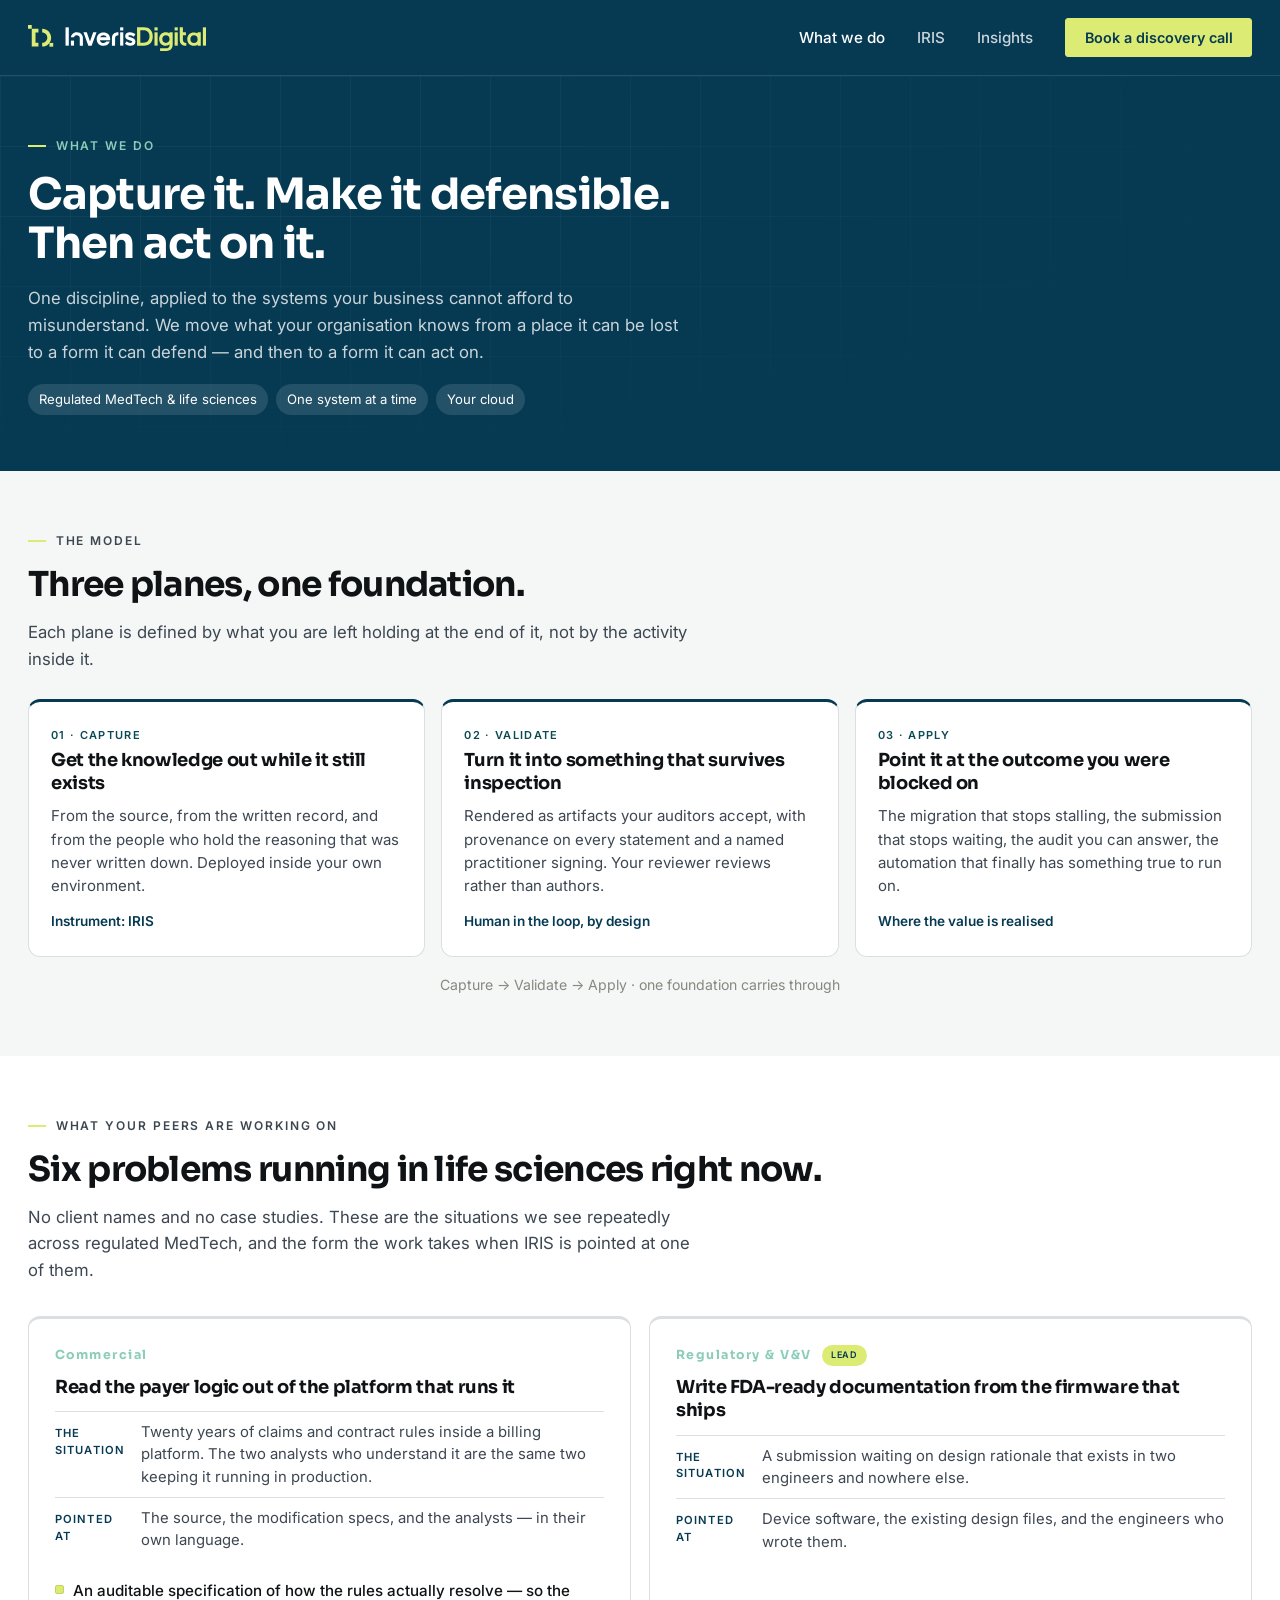
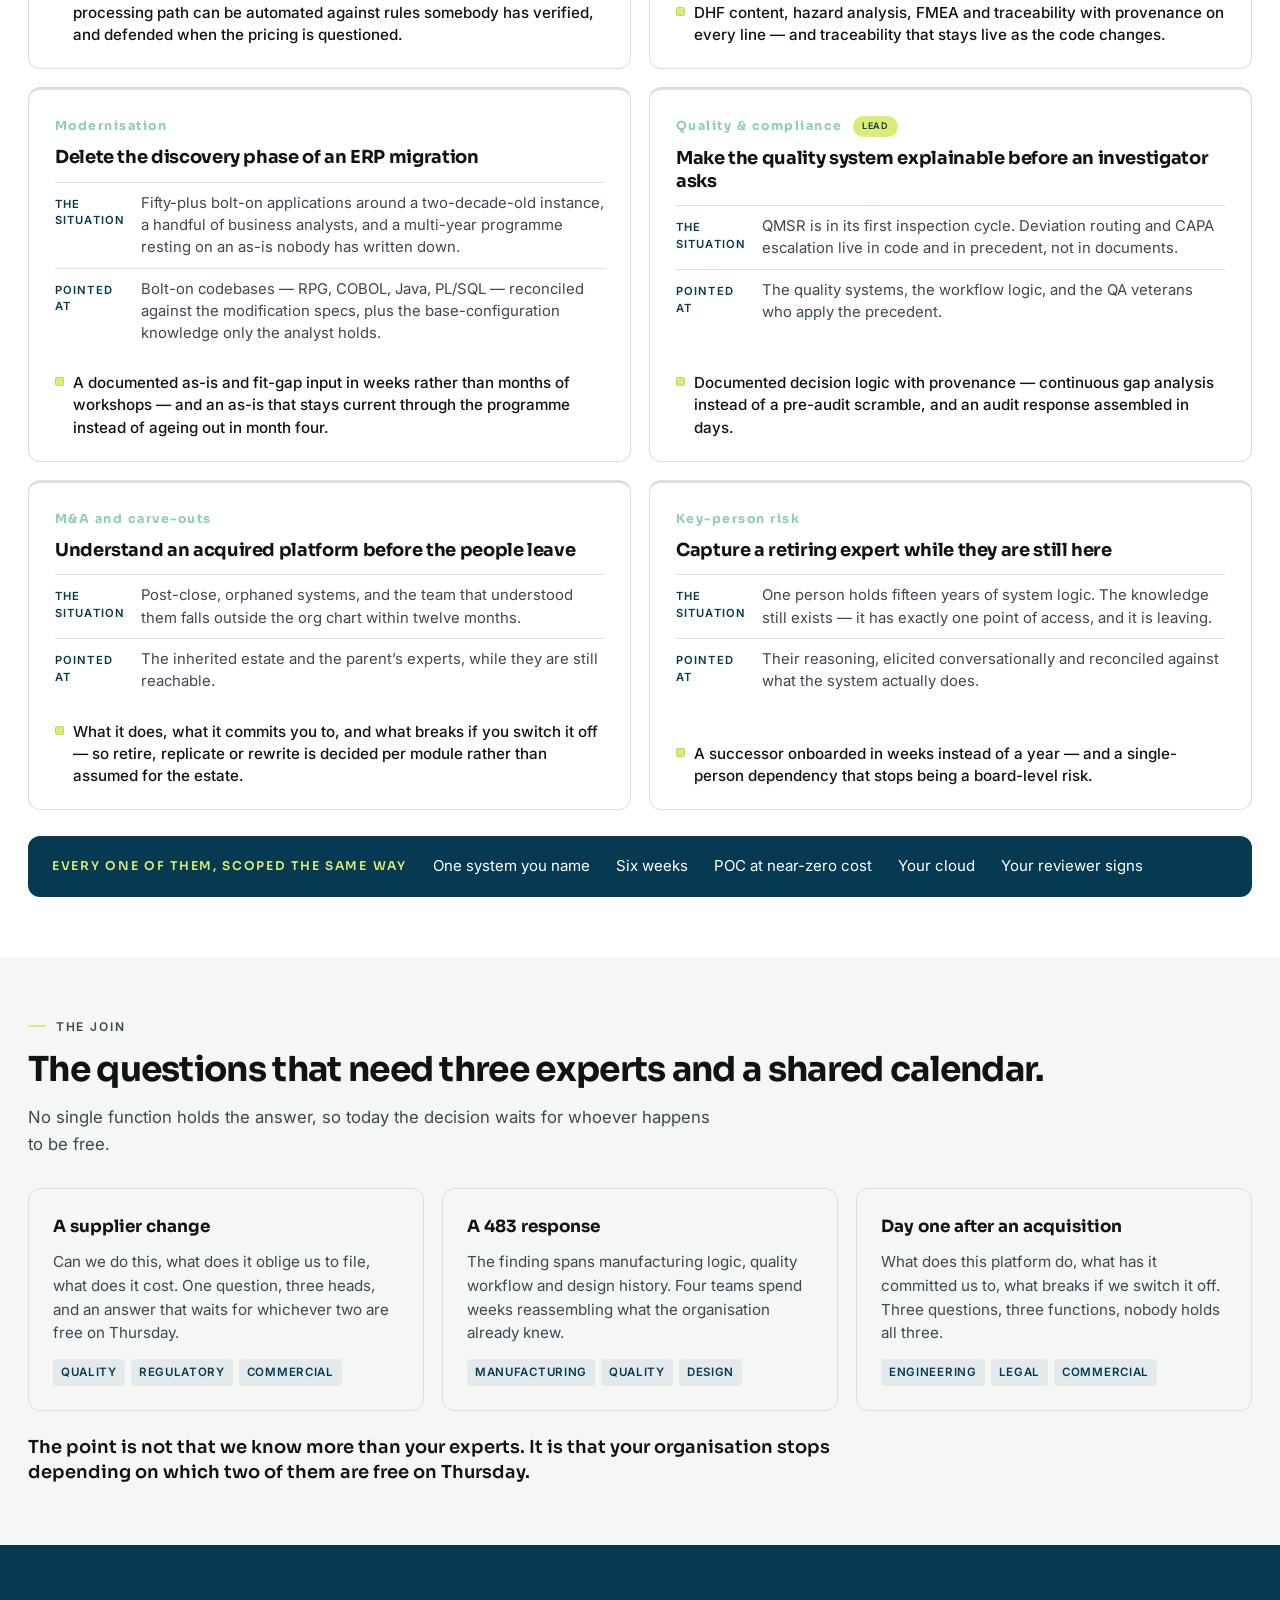
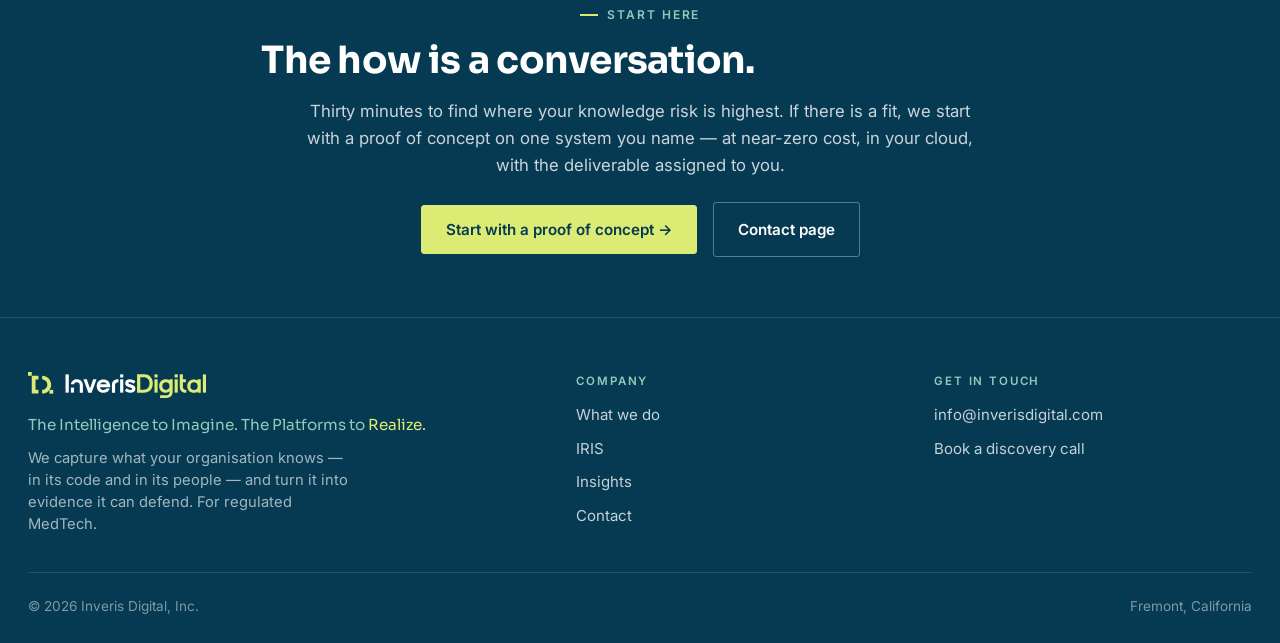
<file: offering.html>
<!DOCTYPE html>
<html lang="en">
<head>
<meta charset="utf-8" />
<meta name="viewport" content="width=device-width, initial-scale=1" />
<title>What we do — Inveris Digital</title>
<meta name="description" content="Capture, validate and act on the knowledge your critical systems run on. Six problems running in life sciences right now, and the shape of the work that resolves each one." />
<meta name="author" content="Inveris Digital, Inc." />
<meta name="theme-color" content="#063A53" />
<meta name="robots" content="index, follow, max-image-preview:large" />
<link rel="canonical" href="https://inverisdigital.com/offering" />
<meta property="og:type" content="website" />
<meta property="og:site_name" content="Inveris Digital" />
<meta property="og:title" content="What we do — Inveris Digital" />
<meta property="og:description" content="Capture, validate and act on the knowledge your critical systems run on. Six problems running in life sciences right now, and the shape of the work that resolves each one." />
<meta property="og:url" content="https://inverisdigital.com/offering" />
<meta property="og:image" content="https://inverisdigital.com/og-image-v2.png" />
<meta name="twitter:card" content="summary_large_image" />
<meta name="twitter:image" content="https://inverisdigital.com/og-image-v2.png" />
<link rel="preconnect" href="https://fonts.googleapis.com">
<link rel="preconnect" href="https://fonts.gstatic.com" crossorigin>
<link href="https://fonts.googleapis.com/css2?family=Sora:wght@400;600;700&family=Inter:wght@400;500;600&display=swap" rel="stylesheet">
<link rel="stylesheet" href="inveris.css">
</head>
<body>
<header class="nav">
  <div class="nav__in container">
    <a href="index.html" aria-label="Inveris Digital — home"><img class="logo" src="logo-white.svg" alt="Inveris Digital"></a>
    <input type="checkbox" id="nvt" class="nav__toggle" aria-hidden="true"><label for="nvt" class="nav__burger" aria-label="Open menu"><span></span><span></span><span></span></label>
    <nav class="nav__links">
      <a href="offering.html" class="active">What we do</a>
      <a href="iris.html">IRIS</a>
      <a href="insights.html">Insights</a>
      <button class="btn btn-lime nav__cta" type="button" data-sc="">Book a discovery call</button>
    </nav>
  </div>
</header>

<main>
  <section class="phero">
    <div class="container phero__in">
      <div class="kicker" style="color:var(--glass)">What we do</div>
      <h1>Capture it. Make it defensible. Then act on it.</h1>
      <p class="lead">One discipline, applied to the systems your business cannot afford to misunderstand. We move what your organisation knows from a place it can be lost to a form it can defend &mdash; and then to a form it can act on.</p>
      <div class="phero__chips"><span class="chip">Regulated MedTech &amp; life sciences</span><span class="chip">One system at a time</span><span class="chip">Your cloud</span></div>
    </div>
  </section>

  <section class="section s-cloud">
    <div class="container">
      <div class="kicker">The model</div>
      <h2 class="h2">Three planes, one foundation.</h2>
      <p class="lead">Each plane is defined by what you are left holding at the end of it, not by the activity inside it.</p>
      <div class="planes">
        <div class="plane">
          <div class="plane__n">01 &middot; CAPTURE</div>
          <h3>Get the knowledge out while it still exists</h3>
          <p>From the source, from the written record, and from the people who hold the reasoning that was never written down. Deployed inside your own environment.</p>
          <div class="plane__i">Instrument: IRIS</div>
        </div>
        <div class="plane">
          <div class="plane__n">02 &middot; VALIDATE</div>
          <h3>Turn it into something that survives inspection</h3>
          <p>Rendered as artifacts your auditors accept, with provenance on every statement and a named practitioner signing. Your reviewer reviews rather than authors.</p>
          <div class="plane__i">Human in the loop, by design</div>
        </div>
        <div class="plane">
          <div class="plane__n">03 &middot; APPLY</div>
          <h3>Point it at the outcome you were blocked on</h3>
          <p>The migration that stops stalling, the submission that stops waiting, the audit you can answer, the automation that finally has something true to run on.</p>
          <div class="plane__i">Where the value is realised</div>
        </div>
      </div>
      <p class="planes__flow">Capture &rarr; Validate &rarr; Apply &middot; one foundation carries through</p>
    </div>
  </section>

  <section class="section s-white">
    <div class="container">
      <div class="kicker">What your peers are working on</div>
      <h2 class="h2">Six problems running in life sciences right now.</h2>
      <p class="lead">No client names and no case studies. These are the situations we see repeatedly across regulated MedTech, and the form the work takes when IRIS is pointed at one of them.</p>
      <div class="shapes">
        <div class="shape">
          <div class="shape__n">Commercial</div>
          <h3>Read the payer logic out of the platform that runs it</h3>
          <div class="shape__row"><i>The situation</i><span>Twenty years of claims and contract rules inside a billing platform. The two analysts who understand it are the same two keeping it running in production.</span></div>
          <div class="shape__row"><i>Pointed at</i><span>The source, the modification specs, and the analysts &mdash; in their own language.</span></div>
          <div class="shape__out"><span class="l">An auditable specification of how the rules actually resolve &mdash; so the processing path can be automated against rules somebody has verified, and defended when the pricing is questioned.</span></div>
        </div>
        <div class="shape shape--lead">
          <div class="shape__n">Regulatory &amp; V&amp;V<span class="shape__lead">Lead</span></div>
          <h3>Write FDA-ready documentation from the firmware that ships</h3>
          <div class="shape__row"><i>The situation</i><span>A submission waiting on design rationale that exists in two engineers and nowhere else.</span></div>
          <div class="shape__row"><i>Pointed at</i><span>Device software, the existing design files, and the engineers who wrote them.</span></div>
          <div class="shape__out"><span class="l">DHF content, hazard analysis, FMEA and traceability with provenance on every line &mdash; and traceability that stays live as the code changes.</span></div>
        </div>
        <div class="shape">
          <div class="shape__n">Modernisation</div>
          <h3>Delete the discovery phase of an ERP migration</h3>
          <div class="shape__row"><i>The situation</i><span>Fifty-plus bolt-on applications around a two-decade-old instance, a handful of business analysts, and a multi-year programme resting on an as-is nobody has written down.</span></div>
          <div class="shape__row"><i>Pointed at</i><span>Bolt-on codebases &mdash; RPG, COBOL, Java, PL/SQL &mdash; reconciled against the modification specs, plus the base-configuration knowledge only the analyst holds.</span></div>
          <div class="shape__out"><span class="l">A documented as-is and fit-gap input in weeks rather than months of workshops &mdash; and an as-is that stays current through the programme instead of ageing out in month four.</span></div>
        </div>
        <div class="shape shape--lead">
          <div class="shape__n">Quality &amp; compliance<span class="shape__lead">Lead</span></div>
          <h3>Make the quality system explainable before an investigator asks</h3>
          <div class="shape__row"><i>The situation</i><span>QMSR is in its first inspection cycle. Deviation routing and CAPA escalation live in code and in precedent, not in documents.</span></div>
          <div class="shape__row"><i>Pointed at</i><span>The quality systems, the workflow logic, and the QA veterans who apply the precedent.</span></div>
          <div class="shape__out"><span class="l">Documented decision logic with provenance &mdash; continuous gap analysis instead of a pre-audit scramble, and an audit response assembled in days.</span></div>
        </div>
        <div class="shape">
          <div class="shape__n">M&amp;A and carve-outs</div>
          <h3>Understand an acquired platform before the people leave</h3>
          <div class="shape__row"><i>The situation</i><span>Post-close, orphaned systems, and the team that understood them falls outside the org chart within twelve months.</span></div>
          <div class="shape__row"><i>Pointed at</i><span>The inherited estate and the parent&rsquo;s experts, while they are still reachable.</span></div>
          <div class="shape__out"><span class="l">What it does, what it commits you to, and what breaks if you switch it off &mdash; so retire, replicate or rewrite is decided per module rather than assumed for the estate.</span></div>
        </div>
        <div class="shape">
          <div class="shape__n">Key-person risk</div>
          <h3>Capture a retiring expert while they are still here</h3>
          <div class="shape__row"><i>The situation</i><span>One person holds fifteen years of system logic. The knowledge still exists &mdash; it has exactly one point of access, and it is leaving.</span></div>
          <div class="shape__row"><i>Pointed at</i><span>Their reasoning, elicited conversationally and reconciled against what the system actually does.</span></div>
          <div class="shape__out"><span class="l">A successor onboarded in weeks instead of a year &mdash; and a single-person dependency that stops being a board-level risk.</span></div>
        </div>
      </div>
      <div class="scope">
        <b>Every one of them, scoped the same way</b>
        <span>One system you name</span><span>Six weeks</span><span>POC at near-zero cost</span><span>Your cloud</span><span>Your reviewer signs</span>
      </div>
    </div>
  </section>

  <section class="section s-cloud">
    <div class="container">
      <div class="kicker">The join</div>
      <h2 class="h2">The questions that need three experts and a shared calendar.</h2>
      <p class="lead">No single function holds the answer, so today the decision waits for whoever happens to be free.</p>
      <div class="join">
        <div class="join__i"><h4>A supplier change</h4><p>Can we do this, what does it oblige us to file, what does it cost. One question, three heads, and an answer that waits for whichever two are free on Thursday.</p><div class="fns"><i>Quality</i><i>Regulatory</i><i>Commercial</i></div></div>
        <div class="join__i"><h4>A 483 response</h4><p>The finding spans manufacturing logic, quality workflow and design history. Four teams spend weeks reassembling what the organisation already knew.</p><div class="fns"><i>Manufacturing</i><i>Quality</i><i>Design</i></div></div>
        <div class="join__i"><h4>Day one after an acquisition</h4><p>What does this platform do, what has it committed us to, what breaks if we switch it off. Three questions, three functions, nobody holds all three.</p><div class="fns"><i>Engineering</i><i>Legal</i><i>Commercial</i></div></div>
      </div>
      <p class="join__note">The point is not that we know more than your experts. It is that your organisation stops depending on which two of them are free on Thursday.</p>
    </div>
  </section>
  <section class="section s-ocean cta ctaband">
    <div class="container-narrow">
      <div class="kicker">Start here</div>
      <h2>The how is a conversation.</h2>
      <p class="lead">Thirty minutes to find where your knowledge risk is highest. If there is a fit, we start with a proof of concept on one system you name &mdash; at near-zero cost, in your cloud, with the deliverable assigned to you.</p>
      <div class="cta__btns">
        <button class="btn btn-lime" type="button" data-sc="">Start with a proof of concept &rarr;</button>
        <a href="contact.html" class="btn btn-ghost">Contact page</a>
      </div>
    </div>
  </section>
</main>

<footer class="footer">
  <div class="container">
    <div class="footer__grid">
      <div>
        <img class="footer__logo" src="logo-white.svg" alt="Inveris Digital">
        <div class="footer__sig">The Intelligence to Imagine. The Platforms to <span class="em-lime">Realize.</span></div>
        <p class="footer__tag">We capture what your organisation knows &mdash; in its code and in its people &mdash; and turn it into evidence it can defend. For regulated MedTech.</p>
      </div>
      <div class="footer__col">
        <h4>Company</h4>
        <a href="offering.html">What we do</a>
        <a href="iris.html">IRIS</a>
        <a href="insights.html">Insights</a>
        <a href="contact.html">Contact</a>
      </div>
      <div class="footer__col">
        <h4>Get in touch</h4>
        <a href="mailto:info@inverisdigital.com">info@inverisdigital.com</a>
        <a href="contact.html">Book a discovery call</a>
      </div>
    </div>
    <div class="footer__bottom"><span>&copy; 2026 Inveris Digital, Inc.</span><span>Fremont, California</span></div>
  </div>
</footer>

<div class="modal" id="mdl" aria-hidden="true" role="dialog" aria-modal="true" aria-labelledby="mdlt">
  <div class="modal__c">
    <button class="modal__x" type="button" id="mdlx" aria-label="Close">&times;</button>
    <h3 id="mdlt">Let&rsquo;s put the right person on it.</h3>
    <p class="modal__sub">Thirty minutes, no deck. We will tell you whether this is a fit and, if it is not, who we would send you to instead.</p>
    <div class="modal__sc" id="mdlsc" hidden></div>
    <form action="https://formspree.io/f/mvzldklb" method="POST">
      <input type="hidden" name="scenario" id="mdlsci">
      <input type="hidden" name="_subject" value="Inveris Digital — website enquiry">
      <input type="hidden" name="_next" value="https://inverisdigital.com/thanks">
      <div class="fld"><label for="f-n">Name</label><input id="f-n" name="name" type="text" required></div>
      <div class="fld"><label for="f-e">Work email</label><input id="f-e" name="email" type="email" required></div>
      <div class="fld"><label for="f-c">Company</label><input id="f-c" name="company" type="text" required></div>
      <div class="fld"><label for="f-m">Anything useful to know? <span style="text-transform:none;letter-spacing:0;font-weight:400">(optional)</span></label><textarea id="f-m" name="message"></textarea></div>
      <button class="btn btn-ocean" type="submit" style="width:100%;justify-content:center">Send &rarr;</button>
      <p class="modal__note">We reply from a person, usually the same day. Nothing here is shared, and we will not add you to a mailing list.</p>
    </form>
  </div>
</div>

<script>
(function(){
  /* ---- HubSpot wiring ----------------------------------------------------
     Portal ID is live. Paste the form GUID from HubSpot (Marketing > Forms >
     your form > Share > the id in the embed code) and submissions will create
     or update a Contact in HubSpot as well as posting to Formspree.
     Leave HS_FORM_GUID empty and only Formspree is used.                    */
  var HS_PORTAL_ID='245979863', HS_FORM_GUID='';
  var m=document.getElementById('mdl'),sc=document.getElementById('mdlsc'),si=document.getElementById('mdlsci'),last=null;
  var frm=m.querySelector('form');
  frm.addEventListener('submit',function(){
    if(!HS_FORM_GUID) return;
    try{
      var f=new FormData(frm);
      fetch('https://api.hsforms.com/submissions/v3/integration/submit/'+HS_PORTAL_ID+'/'+HS_FORM_GUID,{
        method:'POST',headers:{'Content-Type':'application/json'},
        body:JSON.stringify({fields:[
          {name:'firstname',value:f.get('name')||''},
          {name:'email',value:f.get('email')||''},
          {name:'company',value:f.get('company')||''},
          {name:'message',value:((f.get('scenario')||'')+' \u2014 '+(f.get('message')||''))}
        ],context:{pageUri:location.href,pageName:document.title}})
      });
    }catch(e){}
  });
  function open(t){
    if(t){sc.textContent='\u201C'+t+'\u201D';sc.hidden=false;si.value=t;}
    else{sc.hidden=true;si.value='General enquiry';}
    m.setAttribute('data-open','1');m.setAttribute('aria-hidden','false');
    document.body.style.overflow='hidden';
    var f=document.getElementById('f-n'); if(f){f.focus();}
  }
  function close(){m.removeAttribute('data-open');m.setAttribute('aria-hidden','true');document.body.style.overflow='';if(last){last.focus();}}
  document.addEventListener('click',function(e){
    var b=e.target.closest('[data-sc]');
    if(b){last=b;open(b.getAttribute('data-sc'));return;}
    if(e.target.id==='mdlx'||e.target===m){close();}
  });
  document.addEventListener('keydown',function(e){if(e.key==='Escape'&&m.hasAttribute('data-open')){close();}});
})();
</script>
</body>
</html>
</file>
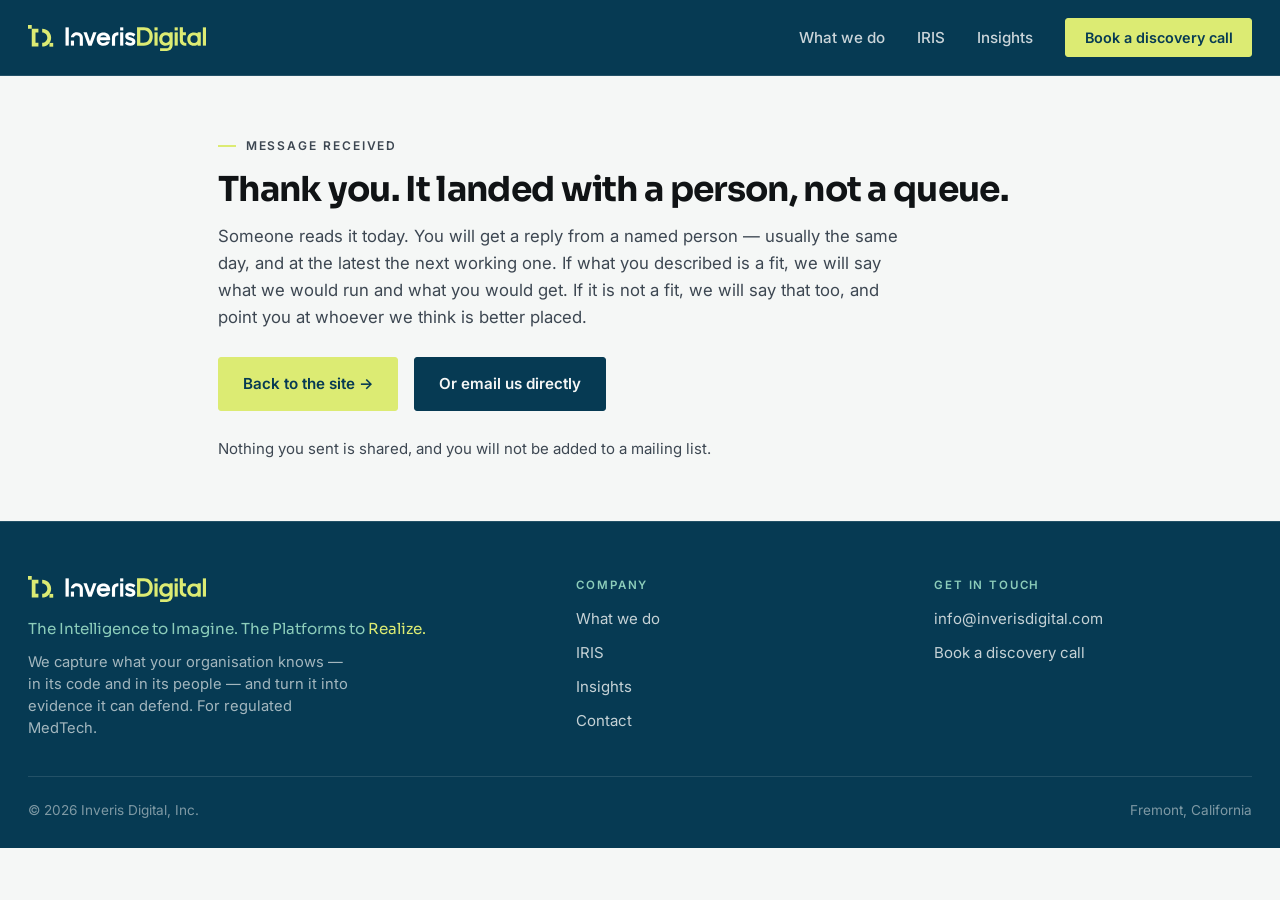
<file: thanks.html>
<!DOCTYPE html>
<html lang="en">
<head>
<meta charset="utf-8" />
<meta name="viewport" content="width=device-width, initial-scale=1" />
<title>Thank you &mdash; Inveris Digital</title>
<meta name="description" content="We have your message. A person replies, usually the same day." />
<meta name="author" content="Inveris Digital, Inc." />
<meta name="theme-color" content="#063A53" />
<meta name="robots" content="noindex, nofollow" />
<link rel="canonical" href="https://inverisdigital.com/thanks" />
<link rel="preconnect" href="https://fonts.googleapis.com">
<link rel="preconnect" href="https://fonts.gstatic.com" crossorigin>
<link href="https://fonts.googleapis.com/css2?family=Sora:wght@400;600;700&family=Inter:wght@400;500;600&display=swap" rel="stylesheet">
<link rel="stylesheet" href="inveris.css">
</head>
<body>
<header class="nav">
  <div class="nav__in container">
    <a href="index.html" aria-label="Inveris Digital — home"><img class="logo" src="logo-white.svg" alt="Inveris Digital"></a>
    <input type="checkbox" id="nvt" class="nav__toggle" aria-hidden="true"><label for="nvt" class="nav__burger" aria-label="Open menu"><span></span><span></span><span></span></label>
    <nav class="nav__links">
      <a href="offering.html">What we do</a>
      <a href="iris.html">IRIS</a>
      <a href="insights.html">Insights</a>
      <button class="btn btn-lime nav__cta" type="button" data-sc="">Book a discovery call</button>
    </nav>
  </div>
</header>

<main>
  <section class="section s-cloud">
    <div class="container-narrow">
      <div class="kicker">Message received</div>
      <h2 class="h2">Thank you. It landed with a person, not a queue.</h2>
      <p class="lead">Someone reads it today. You will get a reply from a named person &mdash; usually the same day, and at the latest the next working one. If what you described is a fit, we will say what we would run and what you would get. If it is not a fit, we will say that too, and point you at whoever we think is better placed.</p>

      <div id="sched" hidden>
        <p class="lead" style="margin-top:26px"><b>Would you rather just take a slot?</b> Thirty minutes, no deck. Pick a time that works and the invite goes straight into your calendar.</p>
        <div class="cta__btns" style="margin-top:20px">
          <a class="btn btn-lime" id="schedlink" href="#">Book 30 minutes &rarr;</a>
          <a href="index.html" class="btn btn-ocean">Back to the site</a>
        </div>
      </div>

      <div id="nosched">
        <div class="cta__btns" style="margin-top:26px">
          <a href="index.html" class="btn btn-lime">Back to the site &rarr;</a>
          <a href="mailto:info@inverisdigital.com" class="btn btn-ocean">Or email us directly</a>
        </div>
      </div>

      <p class="lead" style="margin-top:26px;font-size:15px">Nothing you sent is shared, and you will not be added to a mailing list.</p>
    </div>
  </section>
</main>

<footer class="footer">
  <div class="container">
    <div class="footer__grid">
      <div>
        <img class="footer__logo" src="logo-white.svg" alt="Inveris Digital">
        <div class="footer__sig">The Intelligence to Imagine. The Platforms to <span class="em-lime">Realize.</span></div>
        <p class="footer__tag">We capture what your organisation knows &mdash; in its code and in its people &mdash; and turn it into evidence it can defend. For regulated MedTech.</p>
      </div>
      <div class="footer__col">
        <h4>Company</h4>
        <a href="offering.html">What we do</a>
        <a href="iris.html">IRIS</a>
        <a href="insights.html">Insights</a>
        <a href="contact.html">Contact</a>
      </div>
      <div class="footer__col">
        <h4>Get in touch</h4>
        <a href="mailto:info@inverisdigital.com">info@inverisdigital.com</a>
        <a href="contact.html">Book a discovery call</a>
      </div>
    </div>
    <div class="footer__bottom"><span>&copy; 2026 Inveris Digital, Inc.</span><span>Fremont, California</span></div>
  </div>
</footer>

<script>
/* ---------------------------------------------------------------------------
   SCHEDULER LINK — paste your booking URL between the quotes below.

     Google Calendar appointment schedule:  https://calendar.app.google/xxxxxxxx
     Zoom Scheduler:                        https://zoom.us/scheduler/xxxxxxxx

   Leave it empty and the booking block simply does not appear — the page still
   works and nothing is broken. Fill it in and the button switches on.
   --------------------------------------------------------------------------- */
var SCHEDULER_URL = '';

(function(){
  if(!SCHEDULER_URL) return;
  var a=document.getElementById('schedlink');
  if(!a) return;
  a.href=SCHEDULER_URL;
  a.target='_blank';
  a.rel='noopener';
  document.getElementById('sched').hidden=false;
  document.getElementById('nosched').hidden=true;
})();
</script>
</body>
</html>
</file>
<file: inveris.css>
:root{
  --ocean:#063A53; --lime:#DCEB73; --teal:#0B4A52; --glass:#8CCDBA;
  --carbon:#101315; --slate:#3D4752; --mist:#DBDFE1; --cloud:#F5F7F6; --white:#fff;
  --on-ocean:rgba(245,247,246,.82); --on-ocean-dim:rgba(245,247,246,.66);
  --f-head:"Sora","Montserrat",Arial,sans-serif;
  --f-body:"Inter","Helvetica Neue",Helvetica,Arial,sans-serif;
  --nav-h:76px; --ease:cubic-bezier(.16,1,.3,1);
}
*,*:before,*:after{box-sizing:border-box}
html,body{margin:0;padding:0}
html{scroll-behavior:smooth}
body{font-family:var(--f-body);font-size:16px;line-height:1.65;color:var(--carbon);background:var(--cloud);-webkit-font-smoothing:antialiased;overflow-x:hidden}
svg,img{display:block}
a{color:inherit;text-decoration:none;transition:color .18s var(--ease)}
h1,h2,h3{font-family:var(--f-head);font-weight:700;line-height:1.15;letter-spacing:-.02em;margin:0}
p{margin:0}
.container{width:100%;max-width:1140px;margin:0 auto;padding:0 28px}
.container-narrow{width:100%;max-width:860px;margin:0 auto;padding:0 28px}
.section{padding:74px 0}
.section--tight{padding:52px 0}
.em-lime{color:var(--lime)} .em-ocean{color:var(--ocean)}
.kicker{display:flex;align-items:center;gap:.6rem;margin-bottom:14px;font-size:12px;font-weight:600;letter-spacing:.16em;text-transform:uppercase}
.kicker:before{content:"";width:18px;height:2px;background:var(--lime);flex:none}
.s-cloud .kicker,.s-white .kicker{color:var(--slate)}
.s-ocean .kicker,.s-teal .kicker{color:var(--glass)}
.h2{font-size:clamp(1.6rem,3vw,2.15rem);margin-bottom:14px;letter-spacing:-.02em}
.lead{font-size:1.05rem;line-height:1.6;max-width:62ch}
.s-cloud .lead,.s-white .lead{color:var(--slate)} .s-ocean .lead,.s-teal .lead{color:var(--on-ocean)}
.s-cloud{background:var(--cloud)} .s-white{background:var(--white)} .s-ocean{background:var(--ocean)} .s-teal{background:var(--teal)}
.s-ocean,.s-teal{color:var(--on-ocean)}
.s-ocean h1,.s-ocean h2,.s-ocean h3,.s-teal h1,.s-teal h2,.s-teal h3{color:#fff}

.btn{display:inline-flex;align-items:center;gap:.5rem;padding:.85rem 1.5rem;font-family:var(--f-body);font-size:.95rem;font-weight:600;border-radius:3px;transition:all .18s var(--ease);border:1.5px solid transparent;cursor:pointer}
.btn-lime{background:var(--lime);color:var(--ocean);border-color:var(--lime)}
.btn-lime:hover{background:#fff;border-color:#fff;transform:translateY(-1px)}
.btn-ghost{background:transparent;color:#fff;border-color:rgba(245,247,246,.34)}
.btn-ghost:hover{border-color:#fff;background:rgba(245,247,246,.06)}
.btn-ocean{background:var(--ocean);color:var(--cloud);border-color:var(--ocean)}
.btn-ocean:hover{background:var(--teal);border-color:var(--teal)}

/* NAV */
.nav{position:fixed;top:0;left:0;right:0;height:var(--nav-h);z-index:100;background:var(--ocean);border-bottom:1px solid rgba(245,247,246,.12)}
.nav__in{height:100%;display:flex;align-items:center;justify-content:space-between}
.logo{height:26px;width:auto}
.nav__links{display:flex;align-items:center;gap:32px}
.nav__links a{font-size:.95rem;font-weight:500;color:rgba(245,247,246,.82)}
.nav__links a:hover{color:#fff}
.nav__cta{padding:.6rem 1.15rem;font-size:.9rem}
.nav__links a.nav__cta,.nav__links a.nav__cta:hover{color:var(--ocean)}
.nav__toggle{display:none}
.nav__burger{display:none;flex-direction:column;justify-content:center;gap:5px;width:34px;height:34px;cursor:pointer}
.nav__burger span{display:block;width:22px;height:2px;background:#fff;border-radius:2px;transition:transform .2s var(--ease),opacity .2s var(--ease)}
@media(max-width:820px){
  .nav__burger{display:flex}
  .nav__links{position:fixed;top:var(--nav-h);left:0;right:0;background:var(--ocean);border-bottom:1px solid rgba(245,247,246,.12);flex-direction:column;align-items:stretch;gap:0;padding:6px 28px 18px;transform:translateY(-10px);opacity:0;pointer-events:none;transition:opacity .2s var(--ease),transform .2s var(--ease)}
  .nav__links a{padding:14px 0;font-size:1rem;border-bottom:1px solid rgba(245,247,246,.08)}
  .nav__links a.nav__cta{margin-top:12px;justify-content:center;border-bottom:none;padding:.75rem 1.15rem}
  .nav__toggle:checked ~ .nav__links{transform:translateY(0);opacity:1;pointer-events:auto}
  .nav__toggle:checked ~ .nav__burger span:nth-child(1){transform:translateY(7px) rotate(45deg)}
  .nav__toggle:checked ~ .nav__burger span:nth-child(2){opacity:0}
  .nav__toggle:checked ~ .nav__burger span:nth-child(3){transform:translateY(-7px) rotate(-45deg)}
}
main{padding-top:var(--nav-h)}

/* HERO */
.hero{background:var(--ocean);color:var(--on-ocean);padding:78px 0 0;position:relative;overflow:hidden}
.hero:before{content:"";position:absolute;inset:0;background-image:linear-gradient(rgba(245,247,246,.04) 1px,transparent 1px),linear-gradient(90deg,rgba(245,247,246,.04) 1px,transparent 1px);background-size:70px 70px;-webkit-mask-image:radial-gradient(ellipse at 20% 12%,#000 15%,transparent 72%);mask-image:radial-gradient(ellipse at 20% 12%,#000 15%,transparent 72%)}
.hero__in{position:relative}
.hero__tag{font-family:var(--f-head);font-weight:400;font-size:.98rem;color:var(--glass);margin-bottom:20px}
.hero__tag .em-lime{font-weight:600}
.hero h1{color:#fff;font-size:clamp(2.2rem,4.6vw,3.5rem);max-width:17ch;margin-bottom:22px;line-height:1.08}
.hero__deck{font-family:var(--f-head);font-weight:600;font-size:clamp(1.05rem,1.9vw,1.35rem);color:var(--lime);line-height:1.35;max-width:34ch;margin-bottom:20px}
.hero__sub{font-size:1.1rem;line-height:1.6;max-width:58ch;margin-bottom:28px}
.hero__sub b{color:#fff;font-weight:600}
.unlock{display:grid;grid-template-columns:1fr 1fr;gap:18px;margin-top:32px}
.unlock__i{border:1px solid var(--mist);border-left:3px solid var(--ocean);border-radius:10px;padding:22px 24px;background:#fff}
.unlock__i h4{font-family:var(--f-head);font-weight:700;font-size:1.06rem;color:var(--carbon);margin:0 0 8px;line-height:1.3}
.unlock__i p{color:var(--slate);font-size:.95rem;line-height:1.55}
@media(max-width:820px){.unlock{grid-template-columns:1fr}}
.axiom{margin-top:34px;padding-top:24px;border-top:1px solid var(--mist);font-family:var(--f-head);font-weight:600;font-size:clamp(1.15rem,2.2vw,1.5rem);color:var(--carbon);line-height:1.35;max-width:52ch}
.axiom em{font-style:normal;color:var(--ocean)}
.vid{display:grid;grid-template-columns:.92fr 1.08fr;gap:40px;align-items:center}
.vid__f{position:relative;aspect-ratio:16/9;border-radius:10px;overflow:hidden;border:1px solid var(--mist);background:#04222f}
.vid__f video{position:absolute;inset:0;width:100%;height:100%;object-fit:cover;background:#04222f}
.vid__ph{position:absolute;inset:0;display:flex;flex-direction:column;align-items:center;justify-content:center;gap:10px;color:var(--on-ocean-dim);font-size:.85rem;text-align:center;padding:20px;background:#04222f}
.vid__ph b{color:var(--glass);font-family:var(--f-head);font-size:.95rem;font-weight:600}
.vid h2{margin-bottom:14px}
.vid__meta{display:flex;gap:8px;flex-wrap:wrap;margin-top:20px}
.vid__meta i{font-style:normal;font-size:.78rem;padding:5px 11px;border-radius:20px;background:var(--white);border:1px solid var(--mist);color:var(--slate)}
@media(max-width:880px){.vid{grid-template-columns:1fr;gap:24px}}
.reads{display:grid;grid-template-columns:1fr 1fr;gap:34px;align-items:start}
.reads h3{font-size:1.05rem;color:var(--carbon);margin-bottom:6px}
.reads p{color:var(--slate);font-size:.93rem;line-height:1.55;margin-bottom:14px}
.tags{display:flex;flex-wrap:wrap;gap:7px}
.tags b{font-family:var(--f-body);font-weight:500;font-size:.84rem;color:var(--ocean);background:var(--cloud);border:1px solid var(--mist);border-radius:4px;padding:6px 11px}
.reads__q{margin-top:26px;padding-top:18px;border-top:1px solid var(--mist);font-family:var(--f-head);font-weight:600;font-size:1.02rem;color:var(--carbon)}
@media(max-width:820px){.reads{grid-template-columns:1fr;gap:22px}}
.proc{margin-top:14px;padding-top:16px;border-top:1px solid rgba(245,247,246,.2)}
.proc b{color:var(--lime);font-size:.74rem;font-weight:600;letter-spacing:.14em;text-transform:uppercase;display:block;margin-bottom:8px}
.proc p{color:var(--on-ocean);font-size:.92rem;line-height:1.55}
.proc p b{display:inline;color:#fff;font-size:inherit;letter-spacing:0;text-transform:none;font-weight:600}
.pick{display:grid;grid-template-columns:1fr 1fr;gap:14px;margin-top:30px}
.pick__b{text-align:left;background:rgba(245,247,246,.06);border:1px solid rgba(245,247,246,.22);border-radius:10px;padding:20px 22px;cursor:pointer;font-family:var(--f-body);transition:all .18s var(--ease);display:flex;gap:14px;align-items:flex-start;position:relative}
.pick__b:hover,.pick__b:focus-visible{background:rgba(220,235,115,.12);border-color:var(--lime);transform:translateY(-1px);outline:none}
.pick__b i{font-style:normal;color:var(--lime);font-family:var(--f-head);font-weight:700;font-size:.82rem;flex:none;padding-top:2px}
.pick__b span{color:#fff;font-size:1rem;line-height:1.45;padding-right:18px}
.pick__b:after{content:"\2192";position:absolute;right:18px;bottom:16px;color:var(--lime);font-size:1.05rem;opacity:0;transform:translateX(-6px);transition:all .18s var(--ease)}
.pick__b:hover:after,.pick__b:focus-visible:after{opacity:1;transform:translateX(0)}
.pick__hint{display:none}
.pick__f{margin-top:24px;font-family:var(--f-head);font-weight:600;color:var(--lime);font-size:1.06rem}
.pick__none{margin-top:16px}
.pick__none button{background:none;border:0;padding:0;font-family:var(--f-body);font-size:.98rem;color:var(--on-ocean);text-decoration:underline;text-underline-offset:4px;cursor:pointer}
.pick__none button:hover{color:#fff}
@media(max-width:820px){
  .pick{display:flex;grid-template-columns:none;overflow-x:auto;scroll-snap-type:x mandatory;gap:12px;padding:0 28px 14px;margin:30px -28px 0;-webkit-overflow-scrolling:touch;scrollbar-width:thin}
  .pick__b{flex:0 0 84%;scroll-snap-align:center}
  .pick__b:after{opacity:1;transform:none}
  .pick__hint{display:flex;align-items:center;gap:8px;margin-top:12px;color:var(--on-ocean-dim);font-size:.85rem}
  .pick__hint:after{content:"\2192";color:var(--lime)}
}
.modal{position:fixed;inset:0;z-index:200;display:none;align-items:center;justify-content:center;padding:20px;background:rgba(6,20,28,.72)}
.modal[data-open="1"]{display:flex}
.modal__c{background:#fff;border-radius:14px;max-width:520px;width:100%;max-height:92vh;overflow-y:auto;padding:32px 34px;position:relative}
.modal__x{position:absolute;top:14px;right:16px;border:0;background:none;font-size:1.5rem;line-height:1;color:var(--slate);cursor:pointer;padding:6px}
.modal h3{font-size:1.3rem;color:var(--carbon);margin-bottom:8px;padding-right:30px}
.modal__sub{color:var(--slate);font-size:.95rem;line-height:1.55;margin-bottom:20px}
.modal__sc{background:var(--cloud);border-left:3px solid var(--lime);border-radius:6px;padding:12px 14px;font-size:.94rem;color:var(--carbon);line-height:1.45;margin-bottom:18px}
.fld{margin-bottom:14px}
.fld label{display:block;font-size:.78rem;font-weight:600;letter-spacing:.08em;text-transform:uppercase;color:var(--slate);margin-bottom:6px}
.fld input,.fld textarea{width:100%;font-family:var(--f-body);font-size:16px;color:var(--carbon);background:#fff;border:1px solid var(--mist);border-radius:5px;padding:11px 13px}
.fld input:focus,.fld textarea:focus{outline:0;border-color:var(--ocean);box-shadow:0 0 0 3px rgba(6,58,83,.1)}
.fld textarea{min-height:84px;resize:vertical}
.modal__note{margin-top:14px;font-size:.83rem;color:var(--slate);line-height:1.5}
@media(max-width:520px){.modal__c{padding:26px 22px}}
.shapes{display:grid;grid-template-columns:1fr 1fr;gap:18px;margin-top:32px}
.shape{background:#fff;border:1px solid var(--mist);border-radius:12px;padding:26px 26px 22px;display:flex;flex-direction:column}
.shape__n{font-family:var(--f-head);font-weight:700;font-size:.78rem;letter-spacing:.12em;color:var(--glass);margin-bottom:10px}
.shape h3{font-size:1.12rem;color:var(--carbon);margin-bottom:12px;line-height:1.3}
.shape__row{display:flex;gap:12px;padding:9px 0;border-top:1px solid var(--mist);font-size:.93rem;line-height:1.5}
.shape__row i{font-style:normal;flex:none;width:74px;font-size:.7rem;font-weight:600;letter-spacing:.1em;text-transform:uppercase;color:var(--ocean);padding-top:4px}
.shape__row span{color:var(--slate)}
.shape__out{margin-top:auto;padding-top:14px}
.shape__out .l{display:inline-flex;align-items:flex-start;gap:9px;font-size:.95rem;color:var(--carbon);font-weight:500;line-height:1.45}
.shape__out .l:before{content:"";width:9px;height:9px;border-radius:2px;background:var(--lime);border:1px solid #C4D45C;flex:none;margin-top:5px}
.scope{margin-top:26px;padding:18px 24px;background:var(--ocean);border-radius:12px;display:flex;flex-wrap:wrap;gap:10px 26px;align-items:center}
.scope b{color:var(--lime);font-family:var(--f-head);font-size:.76rem;letter-spacing:.14em;text-transform:uppercase;font-weight:600}
.scope span{color:#fff;font-size:.94rem;display:inline-flex;align-items:center;gap:8px}
@media(max-width:880px){.shapes{grid-template-columns:1fr}}
.hero__sig{font-family:var(--f-head);font-weight:400;font-size:.98rem;color:var(--glass);margin-bottom:16px}
.hero__sig .em-lime{font-weight:600}
.seq{display:grid;grid-template-columns:repeat(3,1fr);gap:0;margin:30px 0 0;border-top:1px solid rgba(245,247,246,.18)}
.seq__i{padding:20px 24px 20px 0;border-right:1px solid rgba(245,247,246,.18)}
.seq__i:last-child{border-right:none}
.seq__i b{display:block;font-family:var(--f-head);font-weight:700;color:#fff;font-size:1.02rem;margin-bottom:6px}
.seq__i span{color:var(--on-ocean-dim);font-size:.92rem;line-height:1.5}
.seq__i:not(:first-child){padding-left:24px}
@media(max-width:820px){.seq{grid-template-columns:1fr}.seq__i{border-right:none;border-bottom:1px solid rgba(245,247,246,.18);padding:18px 0}.seq__i:not(:first-child){padding-left:0}.seq__i:last-child{border-bottom:none}}
.hero__cta{display:flex;gap:16px;align-items:center;flex-wrap:wrap;padding-bottom:56px}

/* persona strip */
.persona{position:relative;border-top:1px solid rgba(245,247,246,.14);display:grid;grid-template-columns:repeat(3,1fr)}
.persona__i{padding:26px 30px 30px;border-right:1px solid rgba(245,247,246,.14)}
.persona__i:last-child{border-right:none}
.persona__i b{display:block;font-family:var(--f-head);font-weight:700;color:#fff;font-size:1.02rem;margin-bottom:7px}
.persona__i span{color:var(--on-ocean-dim);font-size:.93rem;line-height:1.5}
@media(max-width:820px){.persona{grid-template-columns:1fr}.persona__i{border-right:none;border-bottom:1px solid rgba(245,247,246,.14);padding:22px 0}.persona__i:last-child{border-bottom:none}}

/* COST band */
.figs{display:grid;grid-template-columns:1fr 1fr;gap:18px;margin-top:30px}
.fig{background:#fff;border:1px solid var(--mist);border-radius:12px;padding:22px}
.fig__n{font-family:var(--f-head);font-weight:700;color:var(--ocean);font-size:2.6rem;line-height:1;letter-spacing:-.03em}
.fig__l{color:var(--slate);font-size:.9rem;margin-top:10px;line-height:1.45}
.fig__s{color:#7A858F;font-size:.74rem;margin-top:9px;letter-spacing:.02em}
@media(max-width:700px){.figs{grid-template-columns:1fr}}
.clock{margin-top:22px;background:var(--ocean);border-radius:12px;padding:20px 24px;display:flex;gap:16px;align-items:flex-start}
.clock__d{font-family:var(--f-head);font-weight:700;color:var(--lime);font-size:.8rem;letter-spacing:.14em;text-transform:uppercase;flex:none;padding-top:3px}
.clock p{color:var(--on-ocean);font-size:.98rem;line-height:1.55}
.clock p b{color:#fff;font-weight:600}
@media(max-width:620px){.clock{flex-direction:column;gap:8px}}

/* REFRAME pull quote */
.quote h2{font-size:clamp(1.75rem,3.4vw,2.5rem);max-width:24ch;margin-bottom:26px}
.pull{font-family:var(--f-head);font-weight:700;color:#fff;font-size:clamp(1.5rem,3vw,2.15rem);line-height:1.25;letter-spacing:-.02em;max-width:22ch;border-left:3px solid var(--lime);padding-left:26px;margin:0 0 26px}
.quote__body{display:grid;grid-template-columns:1fr 1fr;gap:34px;margin-top:8px}
.quote__body p{color:var(--on-ocean);font-size:1.02rem;line-height:1.62}
.quote__body p b{color:#fff;font-weight:600}
.quote__body p+p{margin-top:0}
.quote__last{margin-top:30px;padding-top:22px;border-top:1px solid rgba(245,247,246,.16);font-family:var(--f-head);font-weight:600;color:var(--lime);font-size:1.05rem}
@media(max-width:820px){.quote__body{grid-template-columns:1fr;gap:18px}.pull{padding-left:18px}}

/* generic cards */
.cards{display:grid;grid-template-columns:repeat(3,1fr);gap:18px;margin-top:32px}
.card{background:#fff;border:1px solid var(--mist);border-top:3px solid var(--lime);border-radius:12px;padding:26px 24px}
.card__lbl{font-size:11px;font-weight:600;letter-spacing:.14em;text-transform:uppercase;color:var(--ocean);margin-bottom:9px}
.card h3{font-size:1.14rem;color:var(--carbon);margin-bottom:10px;line-height:1.25}
.card p{font-size:.95rem;color:var(--slate);line-height:1.55}
@media(max-width:880px){.cards{grid-template-columns:1fr}}

/* artifacts list */
.arts{display:grid;grid-template-columns:1.1fr .9fr;gap:44px;align-items:start;margin-top:8px}
.artlist{list-style:none;margin:22px 0 0;padding:0;border-top:1px solid var(--mist)}
.artlist li{padding:17px 0 17px 30px;border-bottom:1px solid var(--mist);position:relative;font-size:1rem;color:var(--carbon);line-height:1.55}
.artlist li:before{content:"";position:absolute;left:0;top:26px;width:11px;height:11px;border-radius:2px;background:var(--lime);border:1px solid #C4D45C}
.artlist li b{font-weight:600}
.artlist li span{display:block;color:var(--slate);font-size:.93rem;margin-top:3px}
.accept{margin-top:24px;background:#fff;border:1px solid var(--mist);border-left:3px solid var(--ocean);border-radius:8px;padding:18px 22px}
.accept b{font-family:var(--f-head);font-size:.78rem;letter-spacing:.14em;text-transform:uppercase;color:var(--ocean);display:block;margin-bottom:7px}
.accept p{font-size:.98rem;color:var(--carbon);line-height:1.55}
.commit{margin-top:22px;padding:22px 24px;background:var(--ocean);border-radius:12px}
.commit__t{color:var(--glass);font-size:.76rem;font-weight:600;letter-spacing:.14em;text-transform:uppercase;margin-bottom:14px}
.commit__g{display:flex;flex-wrap:wrap;gap:10px 24px}
.commit .c{color:#fff;font-size:.93rem;display:inline-flex;align-items:center;gap:8px;line-height:1.4}
.commit .c:before{content:"";width:6px;height:6px;border-radius:50%;background:var(--lime);flex:none}
@media(max-width:880px){.arts{grid-template-columns:1fr;gap:26px}}

/* JOIN */
.join{display:grid;grid-template-columns:repeat(3,1fr);gap:18px;margin-top:30px}
.join__i{background:var(--cloud);border:1px solid var(--mist);border-radius:12px;padding:24px}
.join__i h4{font-family:var(--f-head);font-weight:700;font-size:1.05rem;color:var(--carbon);margin:0 0 10px}
.join__i p{color:var(--slate);font-size:.95rem;line-height:1.55}
.join__i .fns{display:flex;gap:6px;flex-wrap:wrap;margin-top:14px}
.join__i .fns i{font-style:normal;font-size:.72rem;letter-spacing:.06em;text-transform:uppercase;font-weight:600;color:var(--ocean);background:rgba(6,58,83,.07);border-radius:3px;padding:4px 8px}
.join__note{margin-top:24px;font-size:1.12rem;font-family:var(--f-head);font-weight:600;color:var(--carbon);max-width:60ch;line-height:1.4}
@media(max-width:880px){.join{grid-template-columns:1fr}}

/* LADDER */
.ladder{margin-top:30px;border-top:1px solid var(--mist)}
.rung{display:grid;grid-template-columns:64px 1fr 132px;gap:22px;align-items:center;padding:20px 0;border-bottom:1px solid var(--mist)}
.rung__n{font-family:var(--f-head);font-weight:700;font-size:1.5rem;color:var(--ocean);letter-spacing:-.02em}
.rung__t{font-family:var(--f-head);font-weight:700;font-size:1.08rem;color:var(--carbon);margin-bottom:5px}
.rung__d{color:var(--slate);font-size:.95rem;line-height:1.5}
.rung__s{justify-self:end;font-size:.7rem;font-weight:600;letter-spacing:.12em;text-transform:uppercase;padding:5px 10px;border-radius:3px}
.s-now{background:var(--lime);color:var(--ocean)}
.s-next{background:transparent;color:var(--slate);border:1px solid var(--mist)}
.divider{display:flex;align-items:center;gap:14px;padding:22px 0 18px;border-bottom:1px solid var(--mist)}
.divider span{font-size:.72rem;font-weight:600;letter-spacing:.16em;text-transform:uppercase;color:var(--slate);flex:none}
.divider:before,.divider:after{content:"";height:1px;background:var(--mist);flex:1}
.bound{margin-top:28px;background:var(--ocean);border-radius:12px;padding:24px 26px}
.bound p{color:#fff;font-family:var(--f-head);font-weight:600;font-size:1.08rem;line-height:1.45;max-width:56ch}
.bound span{display:block;color:var(--glass);font-size:.78rem;letter-spacing:.14em;text-transform:uppercase;margin-bottom:10px;font-family:var(--f-body);font-weight:600}
@media(max-width:720px){.rung{grid-template-columns:44px 1fr;gap:14px}.rung__s{grid-column:2;justify-self:start;margin-top:8px}}

/* DISQUALIFIER */
.disq{background:#fff;border:1px solid var(--mist);border-radius:14px;padding:38px 40px;text-align:center}
.disq h2{font-size:clamp(1.4rem,2.5vw,1.85rem);margin-bottom:16px}
.disq p{color:var(--slate);font-size:1.06rem;line-height:1.62;max-width:60ch;margin:0 auto}
.disq p b{color:var(--carbon);font-weight:600}
@media(max-width:620px){.disq{padding:28px 22px}}

/* CTA + FOOTER */
.cta h2{font-size:clamp(1.7rem,3.2vw,2.35rem);margin-bottom:16px;max-width:20ch}
.cta .lead{margin-bottom:26px}
.cta__btns{display:flex;gap:16px;flex-wrap:wrap;align-items:center}
.foot{background:var(--ocean);border-top:1px solid rgba(245,247,246,.12);padding:44px 0 30px}
.foot__g{display:grid;grid-template-columns:1.4fr 1fr 1fr;gap:32px;align-items:start}
.foot__tag{font-family:var(--f-head);font-size:.95rem;color:var(--glass);margin:16px 0 8px}
.foot__d{color:var(--on-ocean-dim);font-size:.9rem;max-width:38ch;line-height:1.55}
.foot h4{font-family:var(--f-body);font-size:.76rem;font-weight:600;letter-spacing:.14em;text-transform:uppercase;color:var(--glass);margin:0 0 12px}
.foot ul{list-style:none;margin:0;padding:0}
.foot li{margin-bottom:9px}
.foot a{color:var(--on-ocean);font-size:.93rem}
.foot a:hover{color:#fff}
.foot__b{margin-top:34px;padding-top:20px;border-top:1px solid rgba(245,247,246,.12);display:flex;justify-content:space-between;gap:12px;flex-wrap:wrap;color:var(--on-ocean-dim);font-size:.85rem}
@media(max-width:820px){.foot__g{grid-template-columns:1fr;gap:26px}}

/* review banner */
.rev{background:#101315;color:#fff;padding:11px 28px;font-size:.82rem;letter-spacing:.02em;display:flex;gap:10px;align-items:center;justify-content:center;text-align:center;flex-wrap:wrap}
.rev b{color:var(--lime);font-weight:600}

/* ============ interior page components ============ */
.phero{background:var(--ocean);color:var(--on-ocean);padding:60px 0 56px;position:relative;overflow:hidden}
.phero:before{content:"";position:absolute;inset:0;background-image:linear-gradient(rgba(245,247,246,.04) 1px,transparent 1px),linear-gradient(90deg,rgba(245,247,246,.04) 1px,transparent 1px);background-size:70px 70px;-webkit-mask-image:radial-gradient(ellipse at 20% 20%,#000 20%,transparent 75%);mask-image:radial-gradient(ellipse at 20% 20%,#000 20%,transparent 75%)}
.phero__in{position:relative}
.phero h1{color:#fff;font-size:clamp(1.9rem,3.6vw,2.7rem);max-width:22ch;margin-bottom:16px}
.phero .lead{max-width:60ch}
.phero__chips{display:flex;gap:8px;flex-wrap:wrap;margin-top:18px}
.chip{font-size:.82rem;padding:5px 11px;border-radius:20px;background:rgba(245,247,246,.12);color:#fff;display:inline-flex;align-items:center;gap:6px}
.stds{display:flex;gap:8px;flex-wrap:wrap;margin:16px 0 14px}
.std{font-size:.82rem;padding:6px 12px;border-radius:6px;background:#fff;border:1px solid var(--mist);color:var(--teal)}
.posture{display:flex;gap:20px;flex-wrap:wrap;color:var(--slate);font-size:.92rem}
.posture .prog{color:#888780}
.planes{display:grid;grid-template-columns:repeat(3,1fr);gap:16px;margin-top:26px}
.plane{background:#fff;border:1px solid var(--mist);border-top:3px solid var(--ocean);border-radius:12px;padding:24px 22px}
.plane__n{font-size:11px;font-weight:600;letter-spacing:.12em;color:var(--teal)}
.plane h3{font-family:var(--f-head);font-size:1.12rem;color:var(--carbon);margin:5px 0 9px;line-height:1.3}
.plane p{font-size:.94rem;color:var(--slate);line-height:1.55}
.plane__i{margin-top:12px;font-size:.85rem;color:var(--ocean);font-weight:600}
@media(max-width:820px){.planes{grid-template-columns:1fr}}
.steps{display:grid;grid-template-columns:repeat(4,1fr);gap:14px;margin-top:26px}
.step{background:#fff;border:1px solid var(--mist);border-radius:10px;padding:20px}
.step__n{font-size:10px;font-weight:600;letter-spacing:.1em;color:var(--teal)}
.step h3{font-family:var(--f-head);font-size:1rem;color:var(--carbon);margin:4px 0 7px}
.step p{font-size:.9rem;color:var(--slate);line-height:1.5}
@media(max-width:900px){.steps{grid-template-columns:1fr 1fr}}
@media(max-width:560px){.steps{grid-template-columns:1fr}}
.ins{display:grid;grid-template-columns:repeat(3,1fr);gap:16px;margin-top:28px}
.ins-card{background:#fff;border:1px solid var(--mist);border-radius:12px;padding:24px;transition:all .18s var(--ease)}
.ins-card:hover{border-color:var(--glass);transform:translateY(-2px)}
.ins-meta{display:flex;align-items:center;gap:8px;margin-bottom:9px}
.ins-tag{font-size:11px;font-weight:600;letter-spacing:.1em;text-transform:uppercase;color:var(--teal)}
.ins-date{font-size:.8rem;color:#888780}
.ins-card h3{font-size:1.08rem;color:var(--carbon);line-height:1.3;margin:0 0 9px}
.ins-card p{font-size:.92rem;color:var(--slate);line-height:1.55}
@media(max-width:820px){.ins{grid-template-columns:1fr}}
.ct-grid{display:grid;grid-template-columns:1fr 1.1fr;gap:44px;align-items:start}
.ct-steps{display:flex;flex-direction:column;gap:18px;margin-top:12px}
.ct-step{display:grid;grid-template-columns:auto 1fr;gap:14px}
.ct-step__n{font-family:var(--f-head);font-weight:700;color:var(--glass);font-size:1.1rem}
.ct-step strong{color:#fff;display:block;margin-bottom:3px}
.ct-step span{color:rgba(245,247,246,.8);font-size:.93rem;line-height:1.5}
.ct-direct{margin-top:24px;padding:16px 18px;background:rgba(245,247,246,.08);border-radius:10px;font-size:.93rem;line-height:1.55}
.ct-direct a{color:var(--lime);font-weight:600}
.form{background:#fff;border:1px solid var(--mist);border-radius:12px;padding:26px}
.form label{display:block;margin-bottom:15px}
.form label span{display:block;font-size:.78rem;font-weight:600;letter-spacing:.08em;text-transform:uppercase;color:var(--slate);margin-bottom:6px}
.form input,.form select,.form textarea{width:100%;background:var(--cloud);border:1px solid var(--mist);border-radius:4px;padding:.7rem .85rem;font-family:var(--f-body);font-size:16px;color:var(--carbon)}
.form input:focus,.form select:focus,.form textarea:focus{outline:2px solid rgba(6,58,83,.18);border-color:var(--ocean)}
.form textarea{resize:vertical;min-height:110px;line-height:1.5}
.form .row{display:grid;grid-template-columns:1fr 1fr;gap:14px}
.form .opt{font-weight:400;text-transform:none;letter-spacing:0;color:#888780;font-size:.72rem}
.form button{margin-top:4px;width:100%;justify-content:center}
.form .priv{font-size:.82rem;color:#888780;margin-top:12px;line-height:1.5}
@media(max-width:820px){.ct-grid{grid-template-columns:1fr;gap:28px}.form .row{grid-template-columns:1fr}}
.metrics{display:grid;grid-template-columns:1fr 1fr;gap:14px;margin:22px 0 0}
.metric{background:var(--cloud);border-radius:12px;padding:20px 22px}
.metric__n{font-family:var(--f-head);font-weight:700;color:var(--ocean);font-size:1.8rem;line-height:1;letter-spacing:-.02em}
.metric__l{color:var(--slate);font-size:.9rem;margin-top:8px}
@media(max-width:640px){.metrics{grid-template-columns:1fr}}
.ctaband{text-align:center}
.ctaband .kicker{justify-content:center}
.ctaband .lead{margin:0 auto 24px}
.ctaband .cta__btns{justify-content:center}
.footer{background:var(--ocean);color:var(--on-ocean-dim);padding:54px 0 26px;border-top:1px solid rgba(245,247,246,.12)}
.footer__grid{display:grid;grid-template-columns:1.6fr 1fr 1fr;gap:40px;margin-bottom:34px}
.footer__logo{height:26px;width:auto;margin-bottom:14px}
.footer__sig{font-family:var(--f-head);font-weight:400;color:var(--glass);font-size:.95rem;margin-bottom:10px}
.footer__sig .em-lime{color:var(--lime)}
.footer__tag{font-size:.92rem;line-height:1.5;max-width:36ch}
.footer__col h4{font-size:.72rem;font-weight:600;letter-spacing:.16em;text-transform:uppercase;color:var(--glass);margin:0 0 12px}
.footer__col a{display:block;color:rgba(245,247,246,.8);font-size:.94rem;margin-bottom:9px;background:none;border:0;padding:0;font-family:var(--f-body);text-align:left;cursor:pointer}
.footer__col a:hover{color:var(--lime)}
.footer__bottom{display:flex;justify-content:space-between;flex-wrap:wrap;gap:12px;padding-top:22px;border-top:1px solid rgba(245,247,246,.12);font-size:.85rem;color:rgba(245,247,246,.5)}
@media(max-width:820px){.footer__grid{grid-template-columns:1fr 1fr}}
@media(max-width:640px){.section{padding:54px 0}}

/* ===== v9.1 density pass ===== */
.container{max-width:1320px}
.container-narrow{max-width:900px}
.section{padding:60px 0}
.section--tight{padding:44px 0}
.hero{padding:44px 0 0}
.hero__grid{position:relative;display:grid;grid-template-columns:1.02fr .98fr;gap:46px;align-items:center}
.hero h1{font-size:clamp(1.95rem,3.5vw,2.85rem);max-width:15ch;margin-bottom:14px;line-height:1.1}
.hero__sig{margin-bottom:12px;font-size:.92rem}
.hero__deck{font-size:clamp(1rem,1.6vw,1.2rem);margin-bottom:14px;max-width:32ch}
.hero__sub{font-size:1.02rem;max-width:46ch;margin-bottom:22px}
.hero__cta{padding-bottom:0}
.hero__vid-f{position:relative;aspect-ratio:16/9;border-radius:10px;overflow:hidden;border:1px solid rgba(245,247,246,.22);background:#04222f}
.hero__vid-f video{position:absolute;inset:0;width:100%;height:100%;object-fit:cover;background:#04222f}
.hero__vid-c{margin-top:10px;color:var(--on-ocean-dim);font-size:.85rem}
.hero__proof{position:relative;margin-top:30px;padding:16px 0 22px;border-top:1px solid rgba(245,247,246,.16);display:flex;flex-wrap:wrap;gap:9px 26px}
.hero__proof span{color:#fff;font-size:.9rem;display:inline-flex;align-items:center;gap:8px;line-height:1.4}
.hero__proof span:before{content:"";width:5px;height:5px;border-radius:50%;background:var(--lime);flex:none}
.persona{margin-bottom:28px;border-top:none;border-bottom:1px solid var(--mist);display:grid;grid-template-columns:repeat(3,1fr)}
.persona__i{padding:0 26px 20px 0;border-right:1px solid var(--mist)}
.persona__i:last-child{border-right:none;padding-right:0}
.persona__i b{color:var(--carbon)}
.persona__i span{color:var(--slate)}
@media(max-width:960px){.hero__grid{grid-template-columns:1fr;gap:28px}.hero h1{max-width:20ch}.hero__sub{max-width:56ch}}
@media(max-width:820px){.persona{grid-template-columns:1fr}.persona__i{border-right:none;border-bottom:1px solid var(--mist);padding:16px 0}.persona__i:last-child{border-bottom:none}}

/* ===== v9.2 fixes ===== */
.nav__links a.active{color:#fff}
.planes__flow{text-align:center;font-size:.88rem;color:#888780;margin-top:16px}
.shape__n{display:flex;align-items:center;gap:10px;flex-wrap:wrap}
.shape__lead{font-family:var(--f-body);font-size:9px;font-weight:600;letter-spacing:.08em;text-transform:uppercase;color:var(--ocean);background:var(--lime);border-radius:20px;padding:3px 9px}
.shape--lead{border-top:3px solid var(--lime)}
.shape{border-top:3px solid var(--mist)}
</file>
